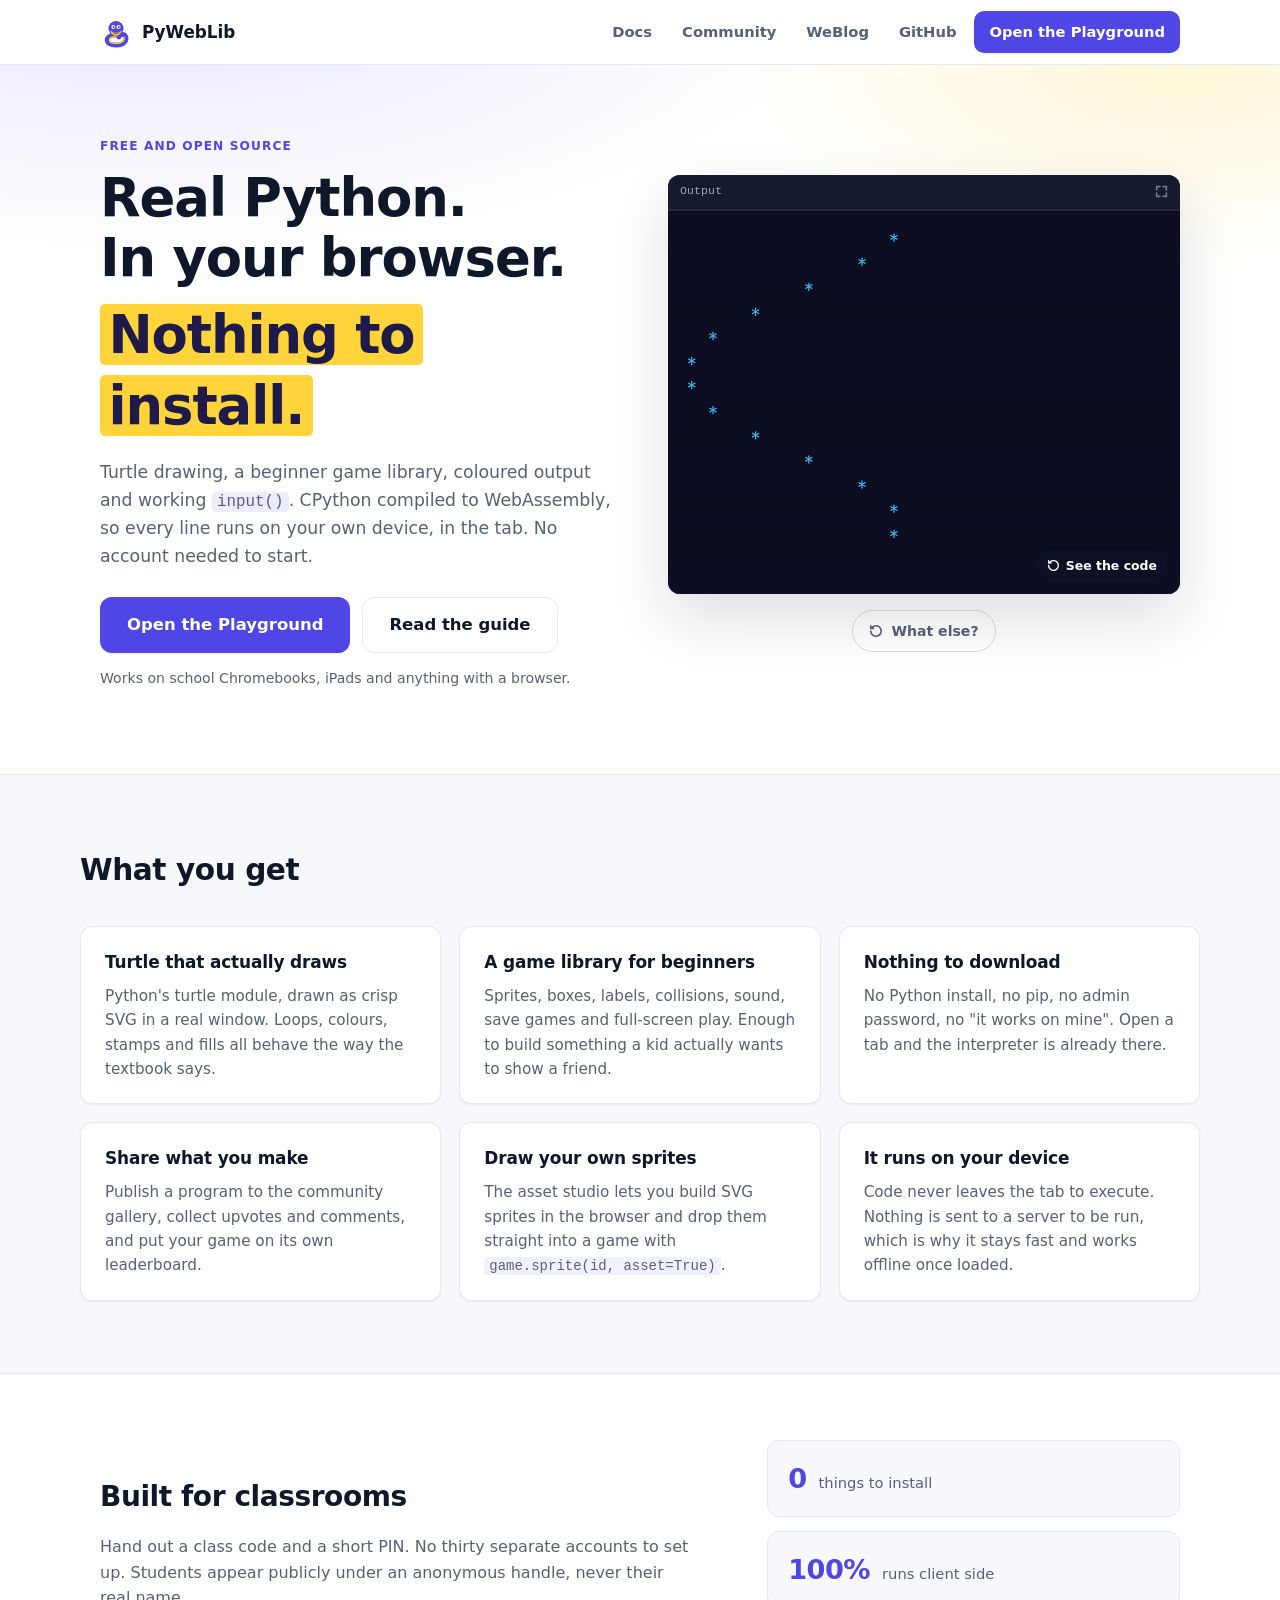
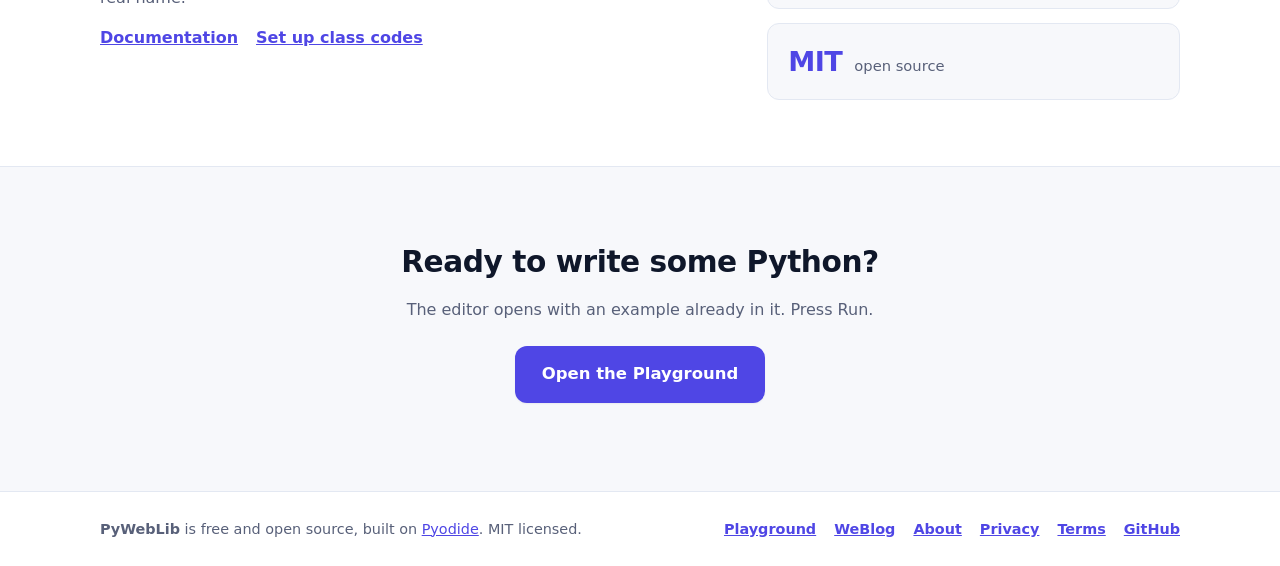
<file: index.html>
<!DOCTYPE html>
<html lang="en">
<head>
  <meta charset="UTF-8" />
  <meta name="viewport" content="width=device-width, initial-scale=1.0" />
  <title>PyWebLib: real Python in your browser, nothing to install</title>
  <meta name="description" content="PyWebLib runs real Python in the browser. Turtle drawing, a beginner game library, coloured output and inline input(), with nothing to download. Free, open source and built for classrooms." />
  <link rel="canonical" href="https://pyweblib.org/" />
  <meta name="application-name" content="PyWebLib" />
  <meta name="apple-mobile-web-app-title" content="PyWebLib" />
  <meta name="color-scheme" content="light dark" />
  <meta name="theme-color" content="#4f46e5" media="(prefers-color-scheme: light)" />
  <meta name="theme-color" content="#080b18" media="(prefers-color-scheme: dark)" />

  <meta property="og:type" content="website" />
  <meta property="og:site_name" content="PyWebLib" />
  <meta property="og:title" content="PyWebLib: real Python in your browser" />
  <meta property="og:description" content="Turtle drawing, a beginner game library and real CPython, running in the browser tab. Nothing to install." />
  <meta property="og:url" content="https://pyweblib.org/" />
  <!-- A 1200x630 banner, not the app icon. The square icon meant twitter:card
       had to be "summary", which renders as a postage stamp beside the text,
       and Discord and Slack showed the same little square. The front door is
       the link that actually gets pasted to teachers, so it gets the widest
       card the platforms offer. Drawn by tools/og-card.html in the app repo
       (see tools/README.md there) and copied in, like the icons and styles. -->
  <meta property="og:image" content="https://pyweblib.org/og-home.png" />
  <meta property="og:image:width" content="1200" />
  <meta property="og:image:height" content="630" />
  <meta property="og:image:alt" content="PyWebLib: real Python in your browser, nothing to install." />
  <meta name="twitter:card" content="summary_large_image" />
  <meta name="twitter:title" content="PyWebLib: real Python in your browser" />
  <meta name="twitter:description" content="Turtle drawing, a beginner game library and real CPython, running in the browser tab. Nothing to install." />
  <meta name="twitter:image" content="https://pyweblib.org/og-home.png" />
  <meta name="twitter:image:alt" content="PyWebLib: real Python in your browser, nothing to install." />

  <link rel="icon" href="/favicon.ico" sizes="any" />
  <link rel="icon" type="image/png" sizes="96x96" href="/favicon-96.png" />
  <link rel="icon" type="image/png" sizes="192x192" href="/icon-192.png" />
  <link rel="icon" type="image/svg+xml" href="/favicon.svg" />
  <link rel="apple-touch-icon" href="/apple-touch-icon.png" />
  <link rel="manifest" href="/site.webmanifest" />
  <link rel="stylesheet" href="/styles.css" />

  <!-- Structured data so search engines read "PyWebLib" as a named entity tied
       to this domain, not just a word on the page. Helps a bare-brand query
       ("pyweblib") resolve to the site, and feeds the site name shown in
       results. -->
  <script type="application/ld+json">
  {
    "@context": "https://schema.org",
    "@graph": [
      {
        "@type": "WebSite",
        "@id": "https://pyweblib.org/#website",
        "url": "https://pyweblib.org/",
        "name": "PyWebLib",
        "alternateName": ["PyWeb Lib", "Py Web Lib"],
        "description": "Real Python in your browser: turtle drawing, a beginner game library, coloured output and inline input(), with nothing to install.",
        "publisher": { "@id": "https://pyweblib.org/#org" },
        "inLanguage": "en"
      },
      {
        "@type": "Organization",
        "@id": "https://pyweblib.org/#org",
        "name": "PyWebLib",
        "url": "https://pyweblib.org/",
        "logo": "https://pyweblib.org/icon-512.png",
        "sameAs": [
          "https://github.com/SebastianHagemeyer/PyWebLib"
        ]
      },
      {
        "@type": "SoftwareApplication",
        "@id": "https://pyweblib.org/#app",
        "name": "PyWebLib",
        "url": "https://pyweblib.org/",
        "applicationCategory": "EducationalApplication",
        "operatingSystem": "Any (web browser)",
        "description": "Run real CPython in the browser tab. Turtle drawing, a beginner game library, coloured output and working input(). Nothing to install, free and open source.",
        "image": "https://pyweblib.org/icon-512.png",
        "isAccessibleForFree": true,
        "publisher": { "@id": "https://pyweblib.org/#org" },
        "offers": {
          "@type": "Offer",
          "price": "0",
          "priceCurrency": "USD"
        }
      }
    ]
  }
  </script>
</head>
<body>
  <header class="site-header">
    <div class="container header-inner">
      <a href="/" class="logo">
        <img class="logo-mark" src="/favicon.svg" alt="" width="32" height="32" />
        <span>PyWebLib</span>
      </a>
      <nav class="site-nav" aria-label="Primary">
        <a class="header-link" href="https://play.pyweblib.org/docs/">Docs</a>
        <a class="header-link" href="https://play.pyweblib.org/community/">Community</a>
        <a class="header-link" href="/weblog/">WeBlog</a>
        <a class="header-link" href="https://github.com/SebastianHagemeyer/PyWebLib">GitHub</a>
        <a class="btn btn-primary btn-nav" href="https://play.pyweblib.org/">Open the Playground</a>
      </nav>
    </div>
  </header>

  <main>
    <section class="hero">
      <div class="container hero-inner">
        <div class="hero-copy">
          <p class="eyebrow">Free and open source</p>
          <h1>Real Python.<br />In your browser.<span class="hl-line"><span class="hl">Nothing to install.</span></span></h1>
          <p class="lede">
            Turtle drawing, a beginner game library, coloured output and working
            <code>input()</code>. CPython compiled to WebAssembly, so every
            line runs on your own device, in the tab. No account needed to start.
          </p>
          <div class="cta-row">
            <a class="btn btn-primary btn-lg" href="https://play.pyweblib.org/">Open the Playground</a>
            <a class="btn btn-ghost btn-lg" href="https://play.pyweblib.org/docs/guide/">Read the guide</a>
          </div>
          <p class="cta-note">Works on school Chromebooks, iPads and anything with a browser.</p>
        </div>

        <!-- The program running on the front, the code that makes it on the
             back. One of eleven is picked at random per visit (see the
             templates below), so the page is not the same page twice, and
             "What else?" walks the rest of them a kind at a time. Every clip
             was filmed off the live site running that exact program.
             .hero-inner is a two-column grid, so the card and its button share
             one wrapper rather than becoming a third column. -->
        <div class="hero-shot">
        <div class="flip" id="flip" tabindex="0" role="button" aria-pressed="false"
             aria-label="Show the code behind this program">
          <div class="flip-inner">
            <div class="flip-face flip-front">
              <!-- The window frame is drawn here, not filmed. The clips used to
                   include the panel chrome, which baked in the panel's rounded
                   corners over a light page: four white flecks in the corners
                   on this dark card. Chrome in CSS stays crisp, is identical
                   for every clip, and lets every clip be one 4:3 size. -->
              <div class="shot">
                <div class="shot-bar">
                  <span class="shot-title" id="ex-window">Game window</span>
                  <svg class="shot-fs" viewBox="0 0 16 16" width="13" height="13" aria-hidden="true"><path d="M2 6V2h4M14 6V2h-4M2 10v4h4M14 10v4h-4" fill="none" stroke="currentColor" stroke-width="2" stroke-linecap="round" stroke-linejoin="round"/></svg>
                </div>
                <video id="ex-video" width="960" height="720" autoplay muted loop
                       playsinline preload="none"
                       aria-label="A PyWebLib program running"></video>
              </div>
              <span class="flip-hint">
                <svg viewBox="0 0 16 16" width="13" height="13" aria-hidden="true"><path d="M2 8a6 6 0 1 0 2-4.5M2 2v3h3" fill="none" stroke="currentColor" stroke-width="1.7" stroke-linecap="round" stroke-linejoin="round"/></svg>
                See the code
              </span>
            </div>
            <div class="flip-face flip-back">
              <div class="hero-demo" aria-hidden="true">
                <div class="demo-bar">
                  <span class="demo-dot"></span><span class="demo-dot"></span><span class="demo-dot"></span>
                  <span class="demo-name" id="ex-name">main.py</span>
                </div>
                <pre class="demo-code"><code id="ex-code"></code></pre>
              </div>
            </div>
          </div>
        </div>
        <!-- Outside .flip on purpose. A click inside it lands on the card and
             turns it over instead of loading the next example, and .flip is a
             padding box whose faces are absolutely positioned, so a static
             child would sit below the picture rather than under the card. -->
        <button type="button" class="what-else" id="what-else">
          <svg viewBox="0 0 16 16" width="14" height="14" aria-hidden="true"><path d="M2 8a6 6 0 1 0 2-4.5M2 2v3h3" fill="none" stroke="currentColor" stroke-width="1.8" stroke-linecap="round" stroke-linejoin="round"/></svg>
          What else?
        </button>
        </div>
      </div>
    </section>

    <!-- The eleven examples. Each is a real program: the clip is it running on
         play.pyweblib.org, and the markup here is the same source. Kept in
         templates so only the chosen one is ever put in the document, and only
         its clip is fetched. -->
    <template data-ex="catch-the-egg" data-kind="game" data-file="catch_the_egg.py"><span class="k">import</span> game
<span class="k">import</span> random

game.window(<span class="n">480</span>, <span class="n">360</span>, background=<span class="s">"#0b1020"</span>)
basket = game.sprite(<span class="s">"basket"</span>, <span class="n">240</span>, <span class="n">330</span>, size=<span class="n">52</span>)
egg = game.sprite(<span class="s">"egg"</span>, random.randint(<span class="n">30</span>, <span class="n">450</span>), <span class="n">0</span>)
board = game.label(<span class="s">"Score: 0"</span>, <span class="n">60</span>, <span class="n">24</span>, size=<span class="n">22</span>)

<span class="k">while</span> game.playing():
    <span class="k">if</span> game.pressed(<span class="s">"left"</span>):  basket.x = basket.x - <span class="n">8</span>
    <span class="k">if</span> game.pressed(<span class="s">"right"</span>): basket.x = basket.x + <span class="n">8</span>
    egg.y = egg.y + <span class="n">5</span>
    <span class="k">if</span> basket.touches(egg):
        game.score(<span class="n">1</span>)
        board.content = <span class="s">"Score: "</span> + <span class="f">str</span>(game.score())
        egg.x, egg.y = random.randint(<span class="n">30</span>, <span class="n">450</span>), <span class="n">0</span>
    <span class="k">elif</span> egg.y > <span class="n">360</span>:
        egg.x, egg.y = random.randint(<span class="n">30</span>, <span class="n">450</span>), <span class="n">0</span>
    game.frame()</template>

    <template data-ex="walk-the-chicken" data-kind="game" data-file="chicken.py"><span class="k">import</span> game

game.window(<span class="n">480</span>, <span class="n">360</span>)
chicken = game.sprite(<span class="s">"chicken"</span>, <span class="n">240</span>, <span class="n">300</span>, size=<span class="n">52</span>)

<span class="k">while</span> game.playing():
    <span class="k">if</span> game.pressed(<span class="s">"left"</span>):  chicken.x = chicken.x - <span class="n">6</span>
    <span class="k">if</span> game.pressed(<span class="s">"right"</span>): chicken.x = chicken.x + <span class="n">6</span>
    <span class="k">if</span> game.pressed(<span class="s">"up"</span>):    chicken.y = chicken.y - <span class="n">6</span>
    <span class="k">if</span> game.pressed(<span class="s">"down"</span>):  chicken.y = chicken.y + <span class="n">6</span>
    game.frame()</template>

    <template data-ex="bouncing-ball" data-kind="game" data-file="bounce.py"><span class="k">import</span> game

game.window(<span class="n">600</span>, <span class="n">400</span>, background=<span class="s">"#141828"</span>)
ball = game.circle(<span class="n">300</span>, <span class="n">200</span>, <span class="n">48</span>, color=<span class="s">"#e91e63"</span>)
dx, dy = <span class="n">4</span>, <span class="n">3</span>

<span class="k">while</span> game.playing():
    ball.x = ball.x + dx
    ball.y = ball.y + dy
    <span class="k">if</span> ball.x &lt; <span class="n">24</span> <span class="k">or</span> ball.x &gt; <span class="n">576</span>: dx = -dx
    <span class="k">if</span> ball.y &lt; <span class="n">24</span> <span class="k">or</span> ball.y &gt; <span class="n">376</span>: dy = -dy
    game.frame(<span class="n">60</span>)</template>

    <template data-ex="rainbow-spiral" data-kind="turtle" data-file="spiral.py"><span class="k">import</span> turtle

t = turtle.Turtle()
t.speed(<span class="n">3</span>)
colors = [<span class="s">"#4f46e5"</span>, <span class="s">"#ffd43b"</span>, <span class="s">"#e91e63"</span>, <span class="s">"#4ade80"</span>, <span class="s">"#38bdf8"</span>]
<span class="k">for</span> i <span class="k">in</span> <span class="f">range</span>(<span class="n">120</span>):
    t.pencolor(colors[i % <span class="f">len</span>(colors)])
    t.pensize(<span class="n">2</span>)
    t.forward(i * <span class="n">2</span>)
    t.right(<span class="n">59</span>)</template>

    <template data-ex="flower" data-kind="turtle" data-file="flower.py"><span class="k">import</span> turtle

t = turtle.Turtle()
t.speed(<span class="n">3</span>)
colors = [<span class="s">"#e91e63"</span>, <span class="s">"#ffd43b"</span>, <span class="s">"#4ade80"</span>, <span class="s">"#38bdf8"</span>, <span class="s">"#a78bfa"</span>]
<span class="k">for</span> i <span class="k">in</span> <span class="f">range</span>(<span class="n">18</span>):
    t.pencolor(colors[i % <span class="f">len</span>(colors)])
    t.pensize(<span class="n">2</span>)
    t.circle(<span class="n">90</span>)
    t.right(<span class="n">20</span>)</template>

    <template data-ex="square-drift" data-kind="turtle" data-file="squares.py"><span class="k">import</span> turtle

t = turtle.Turtle()
t.speed(<span class="n">3</span>)
colors = [<span class="s">"#38bdf8"</span>, <span class="s">"#a78bfa"</span>, <span class="s">"#ffd43b"</span>, <span class="s">"#4ade80"</span>]
<span class="k">for</span> i <span class="k">in</span> <span class="f">range</span>(<span class="n">70</span>):
    t.pencolor(colors[i % <span class="f">len</span>(colors)])
    t.pensize(<span class="n">2</span>)
    t.forward(i * <span class="n">4</span>)
    t.right(<span class="n">91</span>)</template>

    <!-- text: the console. input(), colour and time.sleep, none of which the
         game or turtle clips ever show. -->
    <template data-ex="say-hello" data-kind="text" data-file="hello.py">name = <span class="f">input</span>(<span class="s">"What is your name? "</span>)
age = <span class="f">int</span>(<span class="f">input</span>(<span class="s">"How old are you? "</span>))

seconds = age * <span class="n">365</span> * <span class="n">24</span> * <span class="n">60</span> * <span class="n">60</span>

<span class="f">print</span>(<span class="s">"Hi "</span> + name + <span class="s">"!"</span>, col=<span class="s">"#4ade80"</span>)
<span class="f">print</span>(<span class="s">"You have been alive for"</span>, col=<span class="s">"#a78bfa"</span>)
<span class="f">print</span>(<span class="f">str</span>(seconds) + <span class="s">" seconds."</span>, col=<span class="s">"#38bdf8"</span>)</template>

    <template data-ex="sine-wave" data-kind="text" data-file="wave.py"><span class="k">import</span> math
<span class="k">import</span> time

w = <span class="f">int</span>(<span class="f">input</span>(<span class="s">"How wide should the wave be? "</span>))

<span class="k">for</span> t <span class="k">in</span> <span class="f">range</span>(<span class="n">120</span>):
    <span class="f">clear</span>()
    <span class="k">for</span> y <span class="k">in</span> <span class="f">range</span>(<span class="n">13</span>):
        x = <span class="f">int</span>(w + math.sin(y / <span class="n">2</span> + t / <span class="n">3</span>) * w)
        <span class="f">print</span>(<span class="s">" "</span> * x + <span class="s">"*"</span>, col=<span class="s">"#38bdf8"</span>)
    time.sleep(<span class="n">0.07</span>)</template>

    <template data-ex="colour-bars" data-kind="text" data-file="colours.py"><span class="k">import</span> time

colors = [<span class="s">"#ef4444"</span>, <span class="s">"#f59e0b"</span>, <span class="s">"#ffd43b"</span>,
          <span class="s">"#4ade80"</span>, <span class="s">"#38bdf8"</span>, <span class="s">"#a78bfa"</span>]

<span class="k">for</span> i <span class="k">in</span> <span class="f">range</span>(<span class="n">26</span>):
    <span class="f">print</span>(<span class="s">"#"</span> * (<span class="n">2</span> + i), col=colors[i % <span class="n">6</span>])
    time.sleep(<span class="n">0.3</span>)</template>

    <template data-ex="christmas-tree" data-kind="text" data-file="tree.py"><span class="k">import</span> random
<span class="k">import</span> time

n = <span class="f">int</span>(<span class="f">input</span>(<span class="s">"Tree height (try 8): "</span>))
GREEN = <span class="s">'#0aa84a'</span>
BROWN = <span class="s">'#7b4a1a'</span>
ORNAMENTS = [<span class="s">'#ff2b2b'</span>, <span class="s">'#ffd400'</span>, <span class="s">'#ff5cb0'</span>, <span class="s">'#3aaeff'</span>]
MID = <span class="n">20</span>

<span class="k">for</span> frame <span class="k">in</span> <span class="f">range</span>(<span class="n">60</span>):
    <span class="f">clear</span>()
    <span class="k">for</span> i <span class="k">in</span> <span class="f">range</span>(n):
        <span class="f">print</span>(<span class="s">' '</span> * (MID - i), col=GREEN, end=<span class="s">''</span>)
        <span class="k">for</span> j <span class="k">in</span> <span class="f">range</span>(<span class="n">2</span> * i + <span class="n">1</span>):
            <span class="k">if</span> <span class="n">0</span> &lt; j &lt; <span class="n">2</span> * i <span class="k">and</span> random.random() &lt; <span class="n">0.25</span>:
                <span class="f">print</span>(<span class="s">'o'</span>, col=random.choice(ORNAMENTS), end=<span class="s">''</span>)
            <span class="k">else</span>:
                <span class="f">print</span>(<span class="s">'*'</span>, col=GREEN, end=<span class="s">''</span>)
        <span class="f">print</span>(col=GREEN)
    <span class="f">print</span>(<span class="s">' '</span> * (MID - <span class="n">1</span>) + <span class="s">'|||'</span>, col=BROWN)
    time.sleep(<span class="n">0.35</span>)</template>

    <!-- The blanks ride along with the next coloured digit rather than being
         printed on their own. Plain print() is held until the end of the line,
         so spaces sent separately would all land after the digits instead of
         between them, and a print per cell (forty-five a row) would leave the
         rain crawling. -->
    <template data-ex="matrix-rain" data-kind="text" data-file="rain.py"><span class="k">import</span> random
<span class="k">import</span> time
FADE = [<span class="s">"#fff"</span>, <span class="s">"#dfe"</span>, <span class="s">"#9fc"</span>, <span class="s">"#6f9"</span>, <span class="s">"#3e7"</span>, <span class="s">"#2c6"</span>,
        <span class="s">"#1b5"</span>, <span class="s">"#0a4"</span>, <span class="s">"#083"</span>, <span class="s">"#062"</span>, <span class="s">"#051"</span>, <span class="s">"#031"</span>]
W, H = <span class="n">45</span>, <span class="n">12</span>
start = [random.randint(<span class="n">0</span>, <span class="n">59</span>) <span class="k">for</span> x <span class="k">in</span> <span class="f">range</span>(W)]
speed = [random.choice([<span class="n">0.3</span>, <span class="n">0.5</span>, <span class="n">0.7</span>, <span class="n">0.9</span>]) <span class="k">for</span> x <span class="k">in</span> <span class="f">range</span>(W)]
<span class="k">for</span> frame <span class="k">in</span> <span class="f">range</span>(<span class="n">220</span>):
    <span class="f">clear</span>()
    <span class="k">for</span> y <span class="k">in</span> <span class="f">range</span>(H):
        gap = <span class="n">0</span>
        <span class="k">for</span> x <span class="k">in</span> <span class="f">range</span>(W):
            depth = <span class="f">int</span>((start[x] + frame * speed[x]) % <span class="n">60</span>) - y
            <span class="k">if</span> <span class="n">0</span> &lt;= depth &lt; <span class="f">len</span>(FADE):
                bit = <span class="s">" "</span> * gap + random.choice(<span class="s">"01"</span>)
                <span class="f">print</span>(bit, col=FADE[depth], end=<span class="s">""</span>)
                gap = <span class="n">0</span>
            <span class="k">else</span>:
                gap = gap + <span class="n">1</span>
        <span class="f">print</span>()
    time.sleep(<span class="n">0.03</span>)</template>

    <section class="container section">
      <h2 class="section-title">What you get</h2>
      <div class="grid">
        <article class="card">
          <h3>Turtle that actually draws</h3>
          <p>Python's turtle module, drawn as crisp SVG in a real window. Loops, colours, stamps and fills all behave the way the textbook says.</p>
        </article>
        <article class="card">
          <h3>A game library for beginners</h3>
          <p>Sprites, boxes, labels, collisions, sound, save games and full-screen play. Enough to build something a kid actually wants to show a friend.</p>
        </article>
        <article class="card">
          <h3>Nothing to download</h3>
          <p>No Python install, no pip, no admin password, no "it works on mine". Open a tab and the interpreter is already there.</p>
        </article>
        <article class="card">
          <h3>Share what you make</h3>
          <p>Publish a program to the community gallery, collect upvotes and comments, and put your game on its own leaderboard.</p>
        </article>
        <article class="card">
          <h3>Draw your own sprites</h3>
          <p>The asset studio lets you build SVG sprites in the browser and drop them straight into a game with <code>game.sprite(id, asset=True)</code>.</p>
        </article>
        <article class="card">
          <h3>It runs on your device</h3>
          <p>Code never leaves the tab to execute. Nothing is sent to a server to be run, which is why it stays fast and works offline once loaded.</p>
        </article>
      </div>
    </section>

    <section class="band">
      <div class="container band-inner">
        <div>
          <h2>Built for classrooms</h2>
          <p>
            Hand out a class code and a short PIN. No thirty separate accounts to set
            up. Students appear publicly under an anonymous handle, never their real
            name.
          </p>
          <p class="band-links">
            <a href="https://play.pyweblib.org/docs/">Documentation</a>
            <a href="https://github.com/SebastianHagemeyer/PyWebLib#class-codes-optional-for-schools">Set up class codes</a>
          </p>
        </div>
        <div class="band-stats">
          <div class="stat"><span class="stat-n">0</span><span class="stat-l">things to install</span></div>
          <div class="stat"><span class="stat-n">100%</span><span class="stat-l">runs client side</span></div>
          <div class="stat"><span class="stat-n">MIT</span><span class="stat-l">open source</span></div>
        </div>
      </div>
    </section>

    <section class="container section closer">
      <h2>Ready to write some Python?</h2>
      <p>The editor opens with an example already in it. Press Run.</p>
      <a class="btn btn-primary btn-lg" href="https://play.pyweblib.org/">Open the Playground</a>
    </section>
  </main>

  <footer class="site-footer">
    <div class="container footer-inner">
      <p>
        <strong>PyWebLib</strong> is free and open source, built on
        <a href="https://pyodide.org" target="_blank" rel="noopener">Pyodide</a>. MIT licensed.
      </p>
      <nav class="footer-nav" aria-label="Footer">
        <a href="https://play.pyweblib.org/">Playground</a>
        <a href="/weblog/">WeBlog</a>
        <a href="https://play.pyweblib.org/about/">About</a>
        <a href="https://play.pyweblib.org/privacy/">Privacy</a>
        <a href="https://play.pyweblib.org/terms/">Terms</a>
        <a href="https://github.com/SebastianHagemeyer/PyWebLib">GitHub</a>
      </nav>
    </div>
  </footer>

  <script>
    // One of the examples per visit, and "What else?" walks the rest of them.
    // Only the shown clip is ever given a src, so a visitor downloads one file
    // (~20-170 KB) per press, not all eleven up front.
    (function () {
      var picks = [].slice.call(document.querySelectorAll("template[data-ex]"));
      var video = document.getElementById("ex-video");
      var code = document.getElementById("ex-code");
      var flip = document.getElementById("flip");
      if (!picks.length || !video || !code) return;

      // The frame is labelled the way the Playground labels that panel, so the
      // card matches what you get when you click through and run the program.
      var LABEL = { game: "Game window", turtle: "Turtle window", text: "Output" };
      var current = null;

      function show(pick) {
        current = pick;
        var slug = pick.getAttribute("data-ex");
        var kind = pick.getAttribute("data-kind") || "game";
        code.innerHTML = pick.innerHTML;
        document.getElementById("ex-name").textContent = pick.getAttribute("data-file");
        var win = document.getElementById("ex-window");
        if (win) win.textContent = LABEL[kind] || LABEL.game;
        video.poster = "/ex/" + slug + ".jpg";
        video.src = "/ex/" + slug + ".mp4";
        // Autoplay is refused in some setups (low power mode, a strict policy).
        // The poster is a finished frame of the same program, so a still is a
        // perfectly good fallback rather than a broken-looking box.
        var go = video.play();
        if (go && go.catch) go.catch(function () {});
      }

      function kindOf(pick) { return pick.getAttribute("data-kind") || "game"; }

      function shuffle(list) {
        for (var i = list.length - 1; i > 0; i--) {
          var j = Math.floor(Math.random() * (i + 1));
          var swap = list[i]; list[i] = list[j]; list[j] = swap;
        }
        return list;
      }

      // A round is every example once, ordered so the kind changes at every
      // step: game, text, turtle, text, game, and so on. Keep pressing and you
      // are walked through the lot rather than being dropped somewhere random
      // each time, so eleven presses is the whole set and nothing is a
      // surprise twice. afterKind is what is on screen as the round starts, so
      // the join between rounds alternates like the rest of it does.
      //
      // Greedy, always taking from the largest group that is not the kind just
      // played. Taking any old different kind would leave the commonest kind
      // (text: five of the eleven) stranded in a run at the end with nothing
      // to separate it; drawing down the big group first is what stops that.
      // Within a kind the choice is the shuffle's, so which spiral you get and
      // in what order still differs per visit.
      function buildRound(pool, afterKind) {
        var left = shuffle(pool.slice());
        var order = [];
        var prev = afterKind;
        while (left.length) {
          var tally = {};
          left.forEach(function (p) { tally[kindOf(p)] = (tally[kindOf(p)] || 0) + 1; });
          var at = -1;
          for (var i = 0; i < left.length; i++) {
            if (kindOf(left[i]) === prev) continue;
            if (at < 0 || tally[kindOf(left[i])] > tally[kindOf(left[at])]) at = i;
          }
          // Only the played kind is left, which one lopsided example list would
          // do. Showing it beats stopping the round short of the full set.
          if (at < 0) at = 0;
          prev = kindOf(left[at]);
          order.push(left.splice(at, 1)[0]);
        }
        return order;
      }

      var queue = [];

      function another() {
        if (!queue.length) queue = buildRound(picks, current && kindOf(current));
        return queue.shift();
      }

      // The first one is still a coin toss, so the page is not the same page
      // twice; the round behind it is the other ten, and every round after
      // that is all eleven.
      var first = picks[Math.floor(Math.random() * picks.length)];
      show(first);
      queue = buildRound(picks.filter(function (p) { return p !== first; }), kindOf(first));

      var btn = document.getElementById("what-else");
      if (btn) {
        btn.addEventListener("click", function () {
          // Always land on the picture, never on the back of a flipped card.
          if (flip) flip.classList.remove("is-flipped");
          show(another());
        });
      }
    })();

    // Where hover is real, CSS alone turns the card and this script stays out of
    // it. Binding a click toggle there too would fight the hover rule: clicking
    // sets .is-flipped, and moving the pointer away then leaves the card stuck
    // face down. Touch has no hover, so there the class is the only mechanism.
    // The keyboard always gets it, on any device.
    (function () {
      var flip = document.getElementById("flip");
      if (!flip) return;
      function toggle() {
        var on = flip.classList.toggle("is-flipped");
        flip.setAttribute("aria-pressed", on ? "true" : "false");
      }
      var canHover = window.matchMedia && window.matchMedia("(hover: hover) and (pointer: fine)").matches;
      if (!canHover) flip.addEventListener("click", toggle);
      flip.addEventListener("keydown", function (e) {
        if (e.key === "Enter" || e.key === " ") { e.preventDefault(); toggle(); }
      });
    })();
  </script>

  <!-- Cloudflare Web Analytics. Cookieless and with no fingerprinting, so it
       needs no consent banner and the privacy policy's "no tracking cookies"
       stays true; it counts page views, referrers and countries, never people.
       Loaded last and as a module, so it defers and cannot delay the hero.
       The token is public by design: it identifies the site being counted, not
       the account, which is why it belongs in the HTML. Declared at
       https://play.pyweblib.org/privacy/ , which covers this page too. -->
  <script type="module" src="https://static.cloudflareinsights.com/beacon.min.js"
          data-cf-beacon='{"token": "df284b0e1a81489eb9474fb01cad7f34"}'></script>
</body>
</html>
</file>
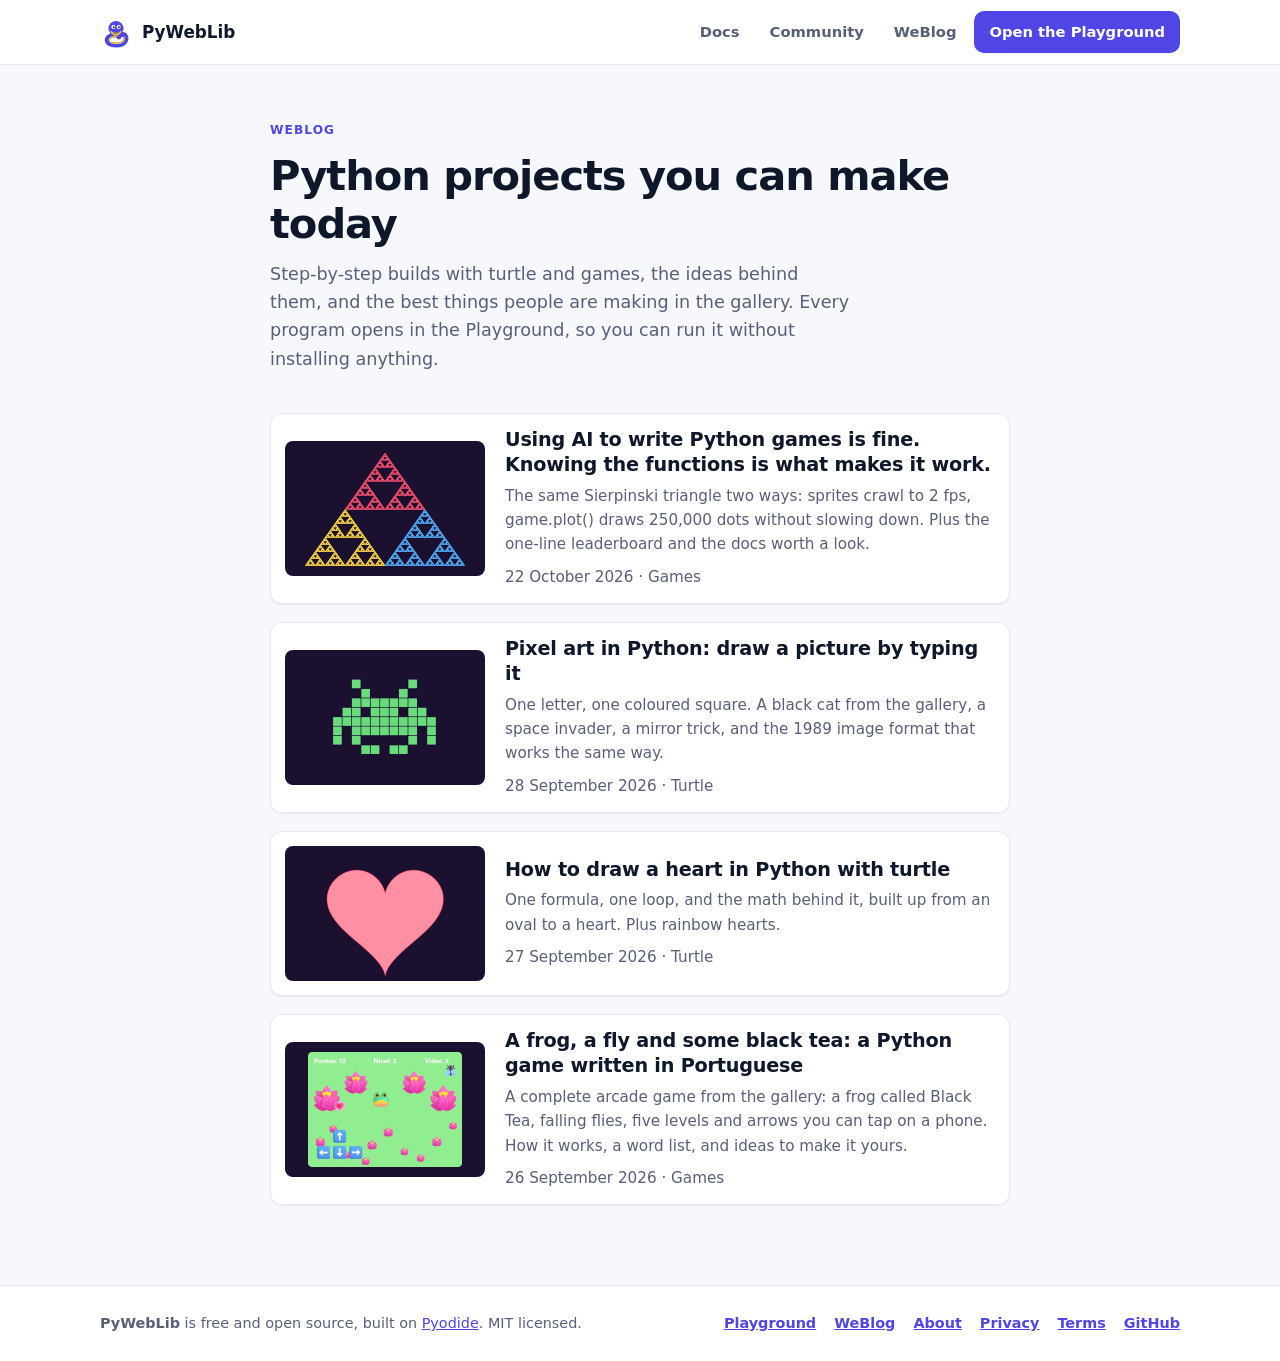
<file: weblog/index.html>
<!DOCTYPE html>
<html lang="en">
<head>
  <meta charset="UTF-8" />
  <meta name="viewport" content="width=device-width, initial-scale=1.0" />
  <title>WeBlog: Python projects you can make today | PyWebLib</title>
  <meta name="description" content="The PyWebLib WeBlog: step-by-step Python projects with turtle drawing and games, the math and ideas behind them, and programs from the community gallery." />
  <link rel="canonical" href="https://pyweblib.org/weblog/" />
  <meta name="color-scheme" content="light dark" />
  <meta name="theme-color" content="#4f46e5" media="(prefers-color-scheme: light)" />
  <meta name="theme-color" content="#080b18" media="(prefers-color-scheme: dark)" />

  <meta property="og:type" content="website" />
  <meta property="og:site_name" content="PyWebLib" />
  <meta property="og:title" content="The PyWebLib WeBlog" />
  <meta property="og:description" content="Step-by-step Python projects: turtle drawing, games, and the ideas behind them." />
  <meta property="og:url" content="https://pyweblib.org/weblog/" />
  <meta property="og:image" content="https://pyweblib.org/og-home.png" />
  <meta property="og:image:width" content="1200" />
  <meta property="og:image:height" content="630" />
  <meta name="twitter:card" content="summary_large_image" />
  <meta name="twitter:image" content="https://pyweblib.org/og-home.png" />

  <link rel="icon" href="/favicon.ico" sizes="any" />
  <link rel="icon" type="image/png" sizes="96x96" href="/favicon-96.png" />
  <link rel="icon" type="image/svg+xml" href="/favicon.svg" />
  <link rel="apple-touch-icon" href="/apple-touch-icon.png" />
  <link rel="manifest" href="/site.webmanifest" />
  <link rel="stylesheet" href="/styles.css" />
  <link rel="stylesheet" href="/weblog/weblog.css" />

  <script type="application/ld+json">
  {
    "@context": "https://schema.org",
    "@type": "Blog",
    "name": "WeBlog",
    "url": "https://pyweblib.org/weblog/",
    "publisher": { "@id": "https://pyweblib.org/#org" },
    "inLanguage": "en"
  }
  </script>
</head>
<body>
  <header class="site-header">
    <div class="container header-inner">
      <a href="/" class="logo">
        <img class="logo-mark" src="/favicon.svg" alt="" width="32" height="32" />
        <span>PyWebLib</span>
      </a>
      <nav class="site-nav" aria-label="Primary">
        <a class="header-link" href="https://play.pyweblib.org/docs/">Docs</a>
        <a class="header-link" href="https://play.pyweblib.org/community/">Community</a>
        <a class="header-link" href="/weblog/" aria-current="page">WeBlog</a>
        <a class="btn btn-primary btn-nav" href="https://play.pyweblib.org/">Open the Playground</a>
      </nav>
    </div>
  </header>

  <main class="container">
    <header class="blog-head">
      <p class="eyebrow">WeBlog</p>
      <h1>Python projects you can make today</h1>
      <p class="lede">Step-by-step builds with turtle and games, the ideas behind them, and the best things people are making in the gallery. Every program opens in the Playground, so you can run it without installing anything.</p>
    </header>

    <!-- Newest first. Adding a post: a folder with its index.html, a 400px
         thumb.jpg, a card here, and a <url> in /sitemap.xml. -->
    <ul class="post-list">
      <li>
        <a class="post-card" href="/weblog/ai-python-games-know-your-functions/">
          <img src="/weblog/ai-python-games-know-your-functions/thumb.jpg" alt="" width="400" height="270" loading="lazy" />
          <div>
            <h2>Using AI to write Python games is fine. Knowing the functions is what makes it work.</h2>
            <p>The same Sierpinski triangle two ways: sprites crawl to 2 fps, game.plot() draws 250,000 dots without slowing down. Plus the one-line leaderboard and the docs worth a look.</p>
            <p class="post-meta"><time datetime="2026-10-22">22 October 2026</time> &middot; Games</p>
          </div>
        </a>
      </li>
      <li>
        <a class="post-card" href="/weblog/python-pixel-art-from-text/">
          <img src="/weblog/python-pixel-art-from-text/thumb.jpg" alt="" width="400" height="270" loading="lazy" />
          <div>
            <h2>Pixel art in Python: draw a picture by typing it</h2>
            <p>One letter, one coloured square. A black cat from the gallery, a space invader, a mirror trick, and the 1989 image format that works the same way.</p>
            <p class="post-meta"><time datetime="2026-09-28">28 September 2026</time> &middot; Turtle</p>
          </div>
        </a>
      </li>
      <li>
        <a class="post-card" href="/weblog/python-turtle-heart/">
          <img src="/weblog/python-turtle-heart/thumb.jpg" alt="" width="400" height="270" loading="lazy" />
          <div>
            <h2>How to draw a heart in Python with turtle</h2>
            <p>One formula, one loop, and the math behind it, built up from an oval to a heart. Plus rainbow hearts.</p>
            <p class="post-meta"><time datetime="2026-09-27">27 September 2026</time> &middot; Turtle</p>
          </div>
        </a>
      </li>
      <li>
        <a class="post-card" href="/weblog/cha-preto-frog-fly-python-game/">
          <img src="/weblog/cha-preto-frog-fly-python-game/thumb.jpg" alt="" width="400" height="270" loading="lazy" />
          <div>
            <h2>A frog, a fly and some black tea: a Python game written in Portuguese</h2>
            <p>A complete arcade game from the gallery: a frog called Black Tea, falling flies, five levels and arrows you can tap on a phone. How it works, a word list, and ideas to make it yours.</p>
            <p class="post-meta"><time datetime="2026-09-26">26 September 2026</time> &middot; Games</p>
          </div>
        </a>
      </li>
    </ul>
  </main>

  <footer class="site-footer">
    <div class="container footer-inner">
      <p>
        <strong>PyWebLib</strong> is free and open source, built on
        <a href="https://pyodide.org" target="_blank" rel="noopener">Pyodide</a>. MIT licensed.
      </p>
      <nav class="footer-nav" aria-label="Footer">
        <a href="https://play.pyweblib.org/">Playground</a>
        <a href="/weblog/">WeBlog</a>
        <a href="https://play.pyweblib.org/about/">About</a>
        <a href="https://play.pyweblib.org/privacy/">Privacy</a>
        <a href="https://play.pyweblib.org/terms/">Terms</a>
        <a href="https://github.com/SebastianHagemeyer/PyWebLib">GitHub</a>
      </nav>
    </div>
  </footer>

  <!-- Cloudflare Web Analytics, same beacon and token as the front page. -->
  <script type="module" src="https://static.cloudflareinsights.com/beacon.min.js"
          data-cf-beacon='{"token": "df284b0e1a81489eb9474fb01cad7f34"}'></script>
</body>
</html>
</file>
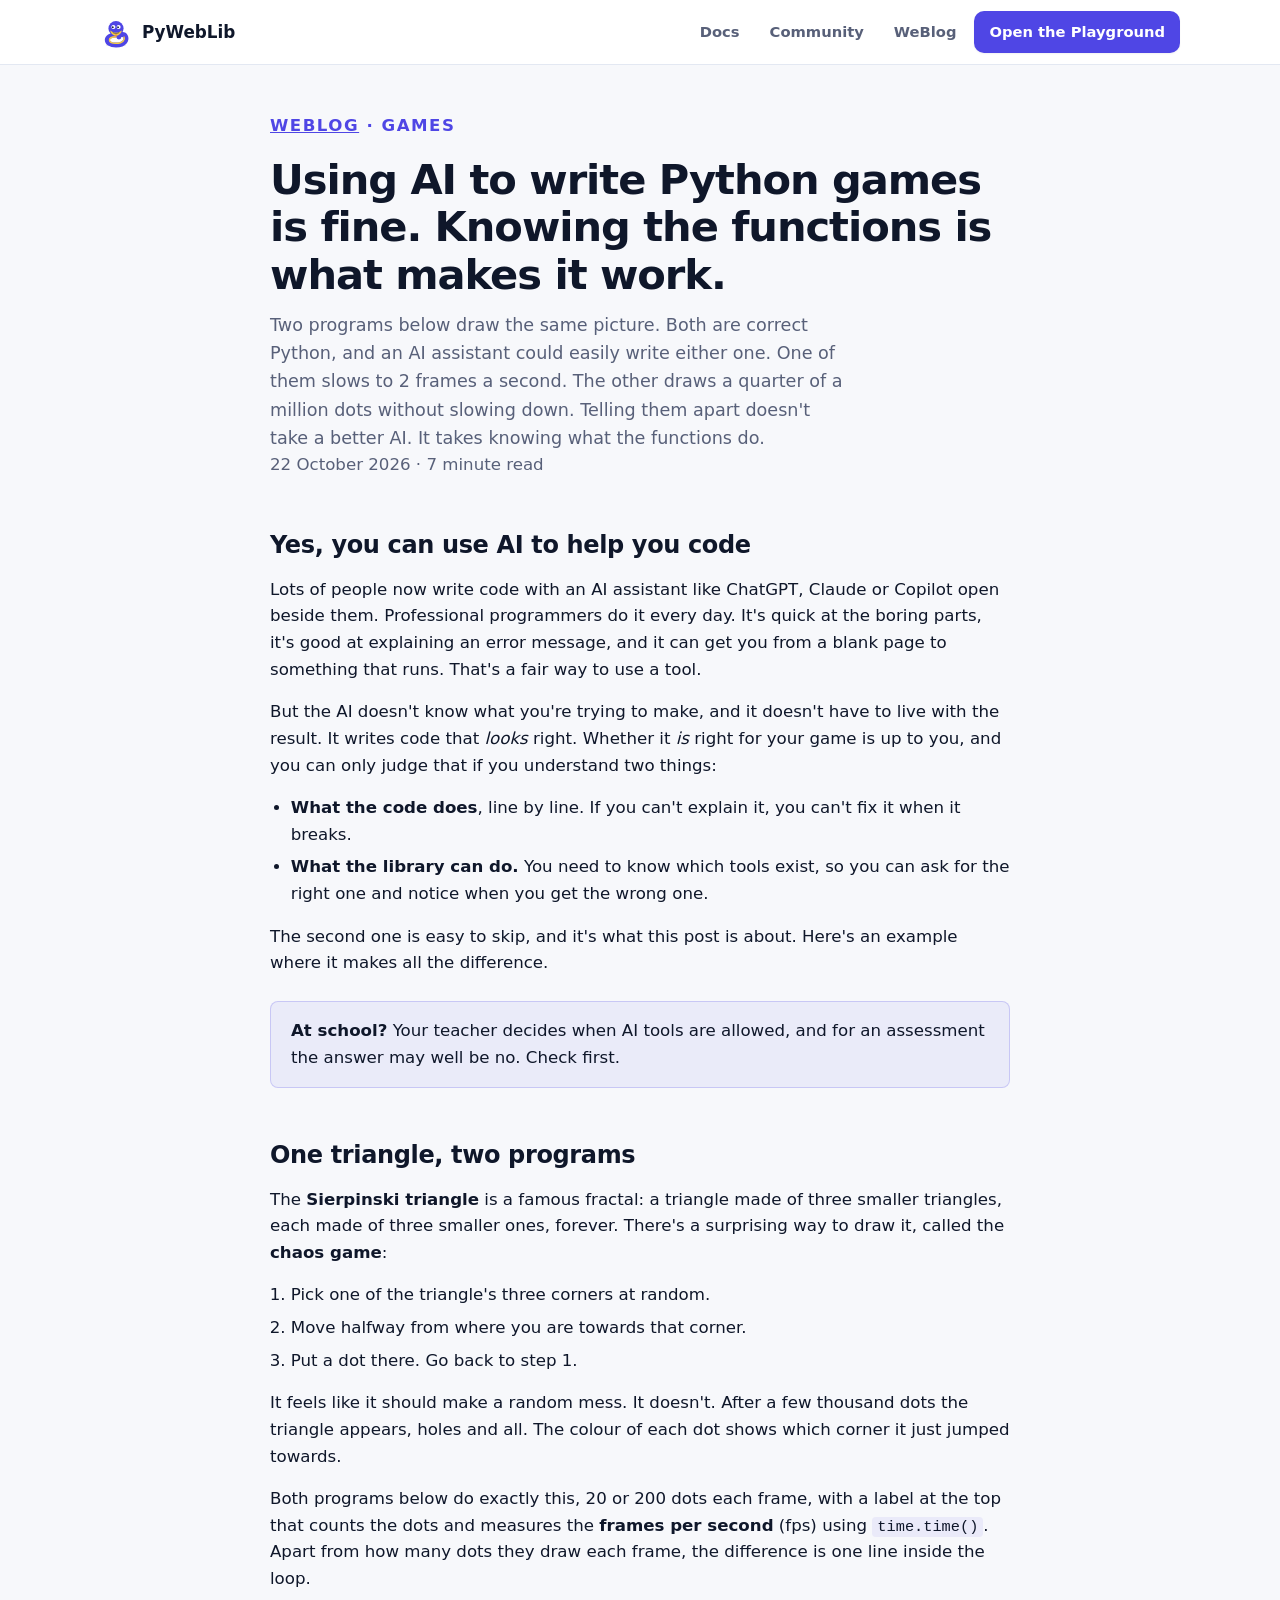
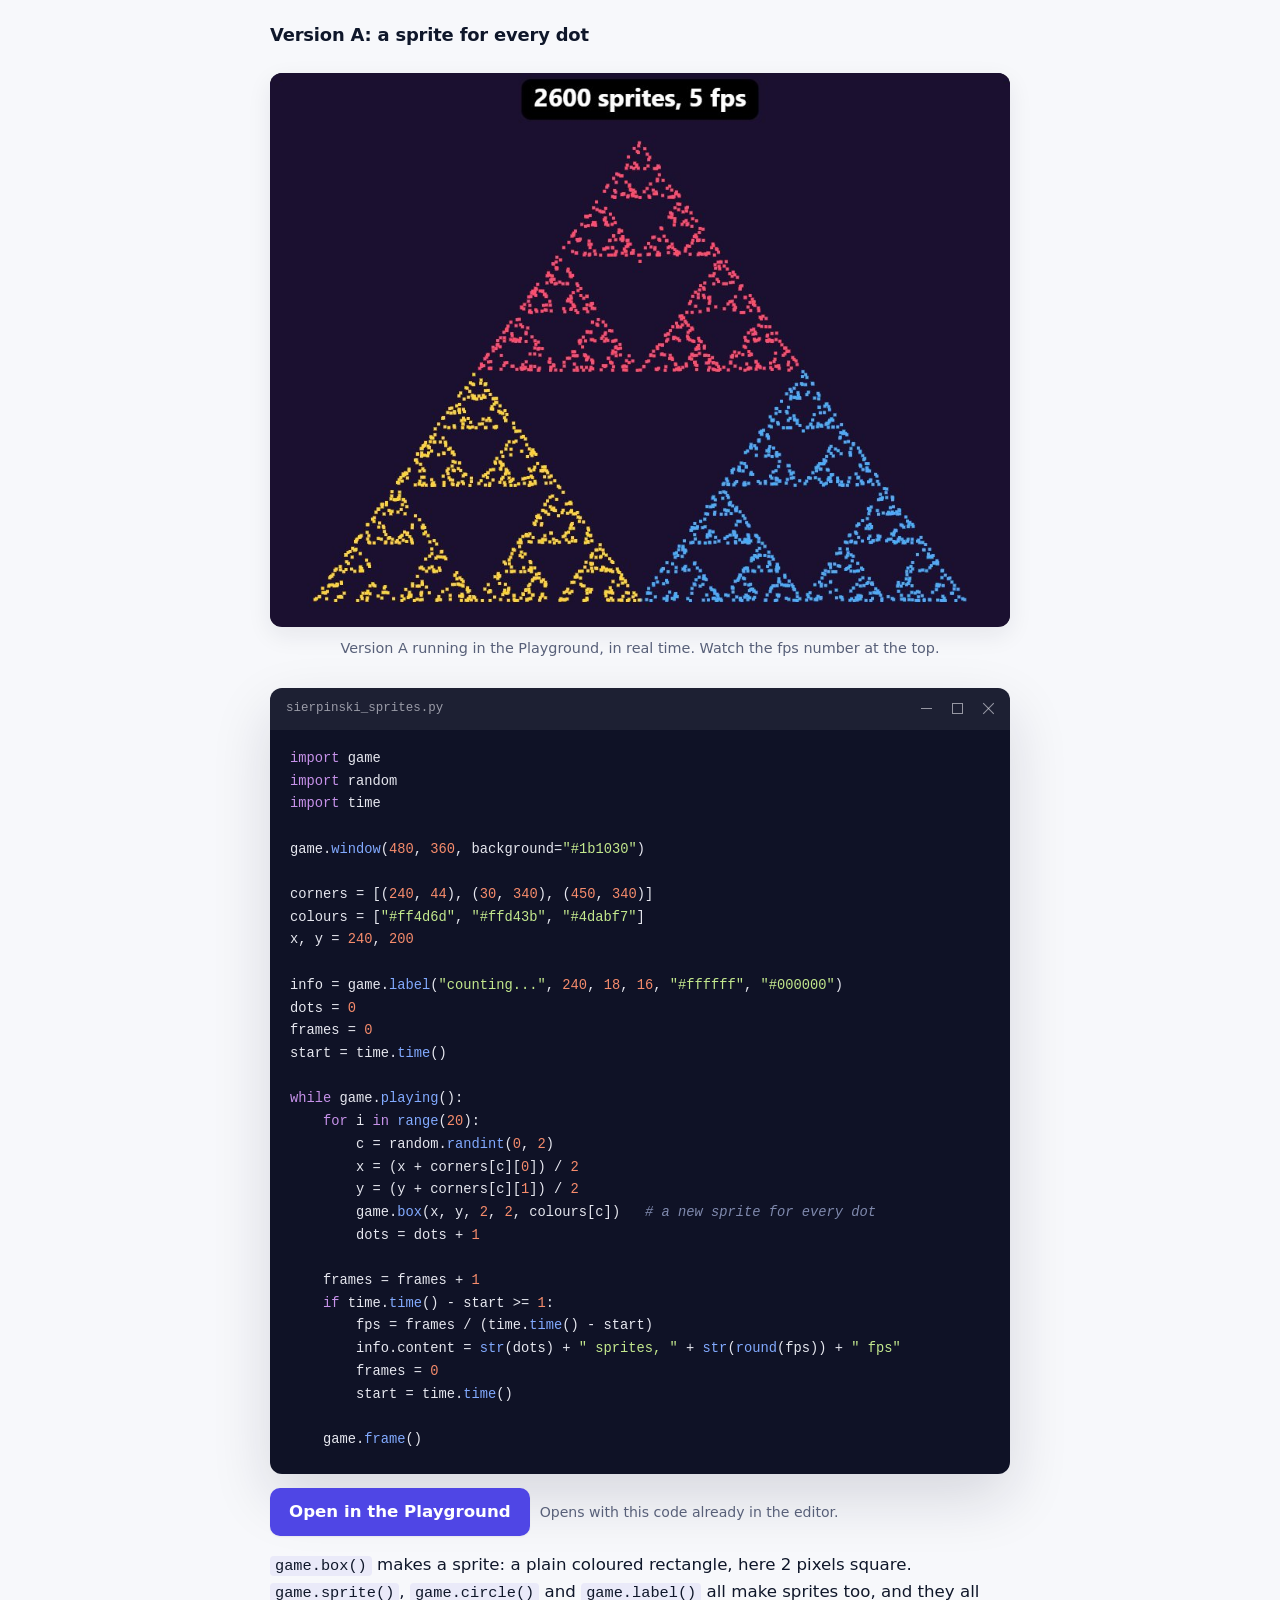
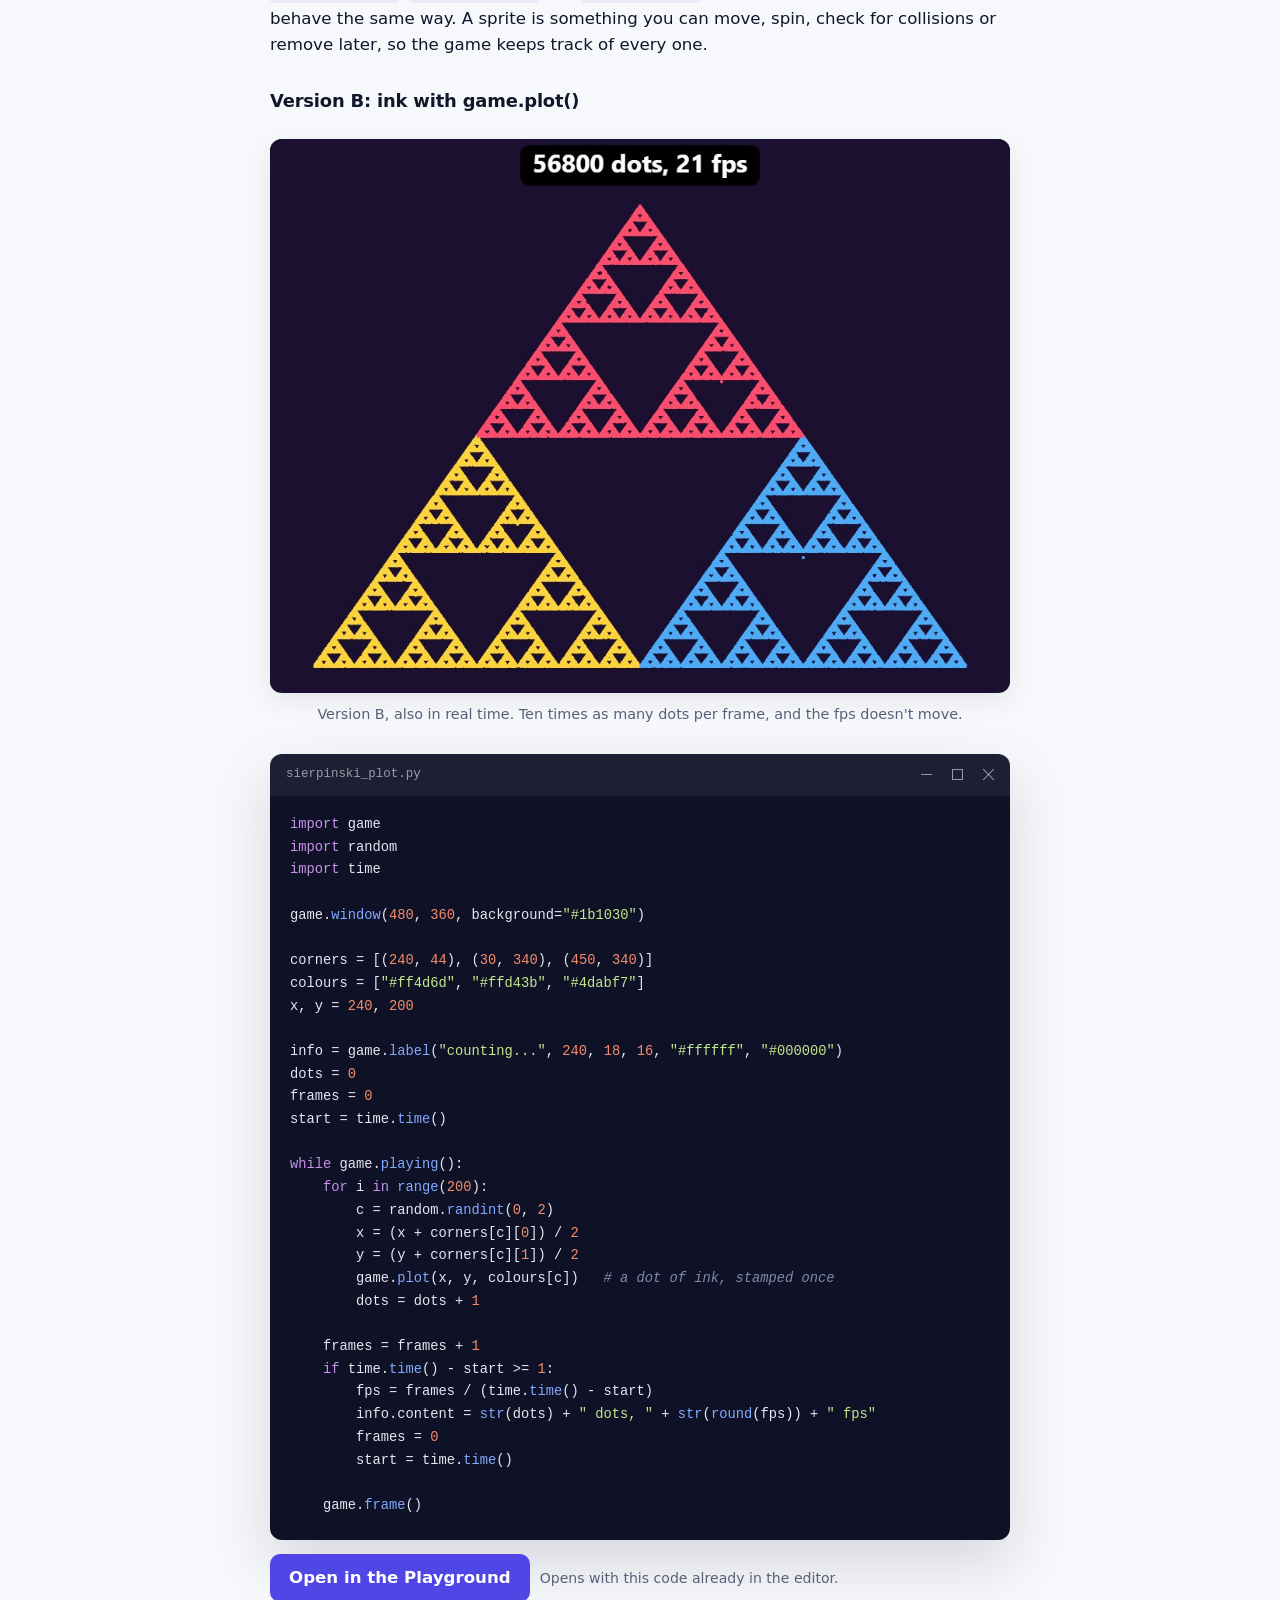
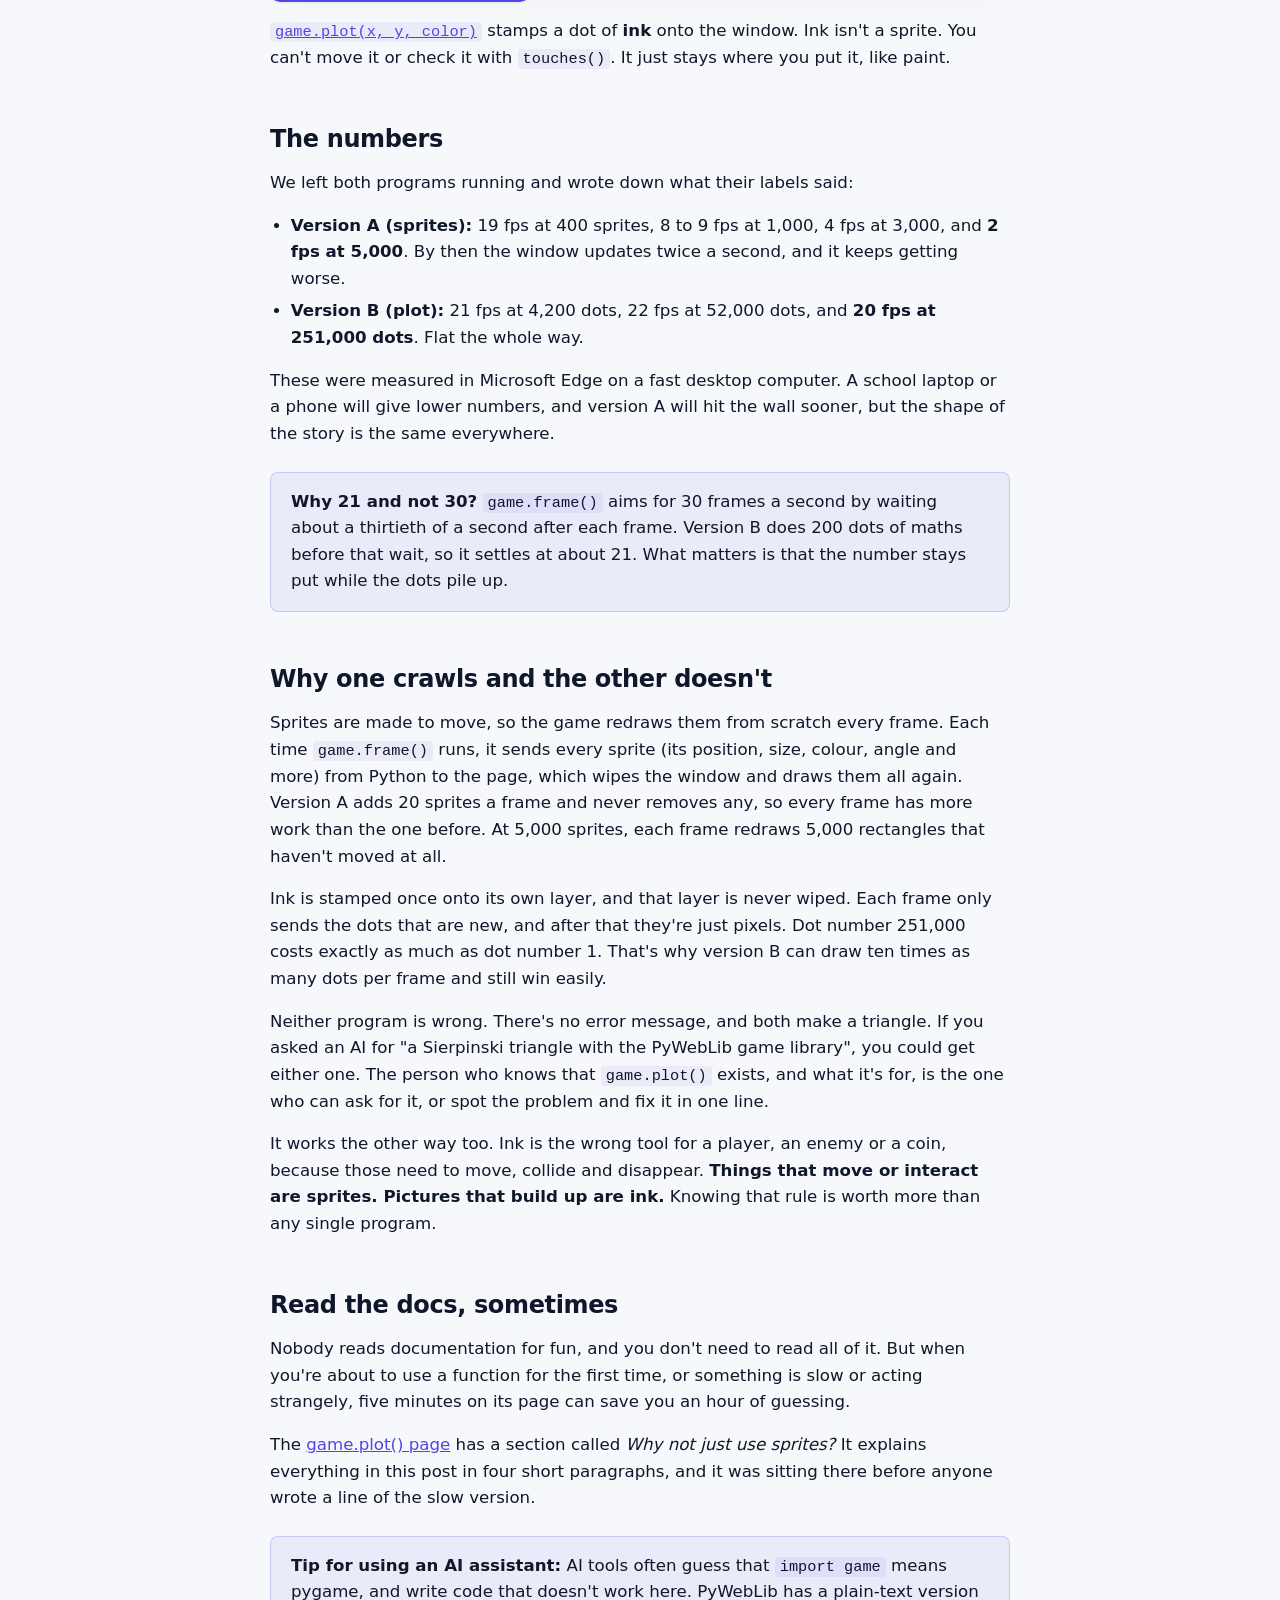
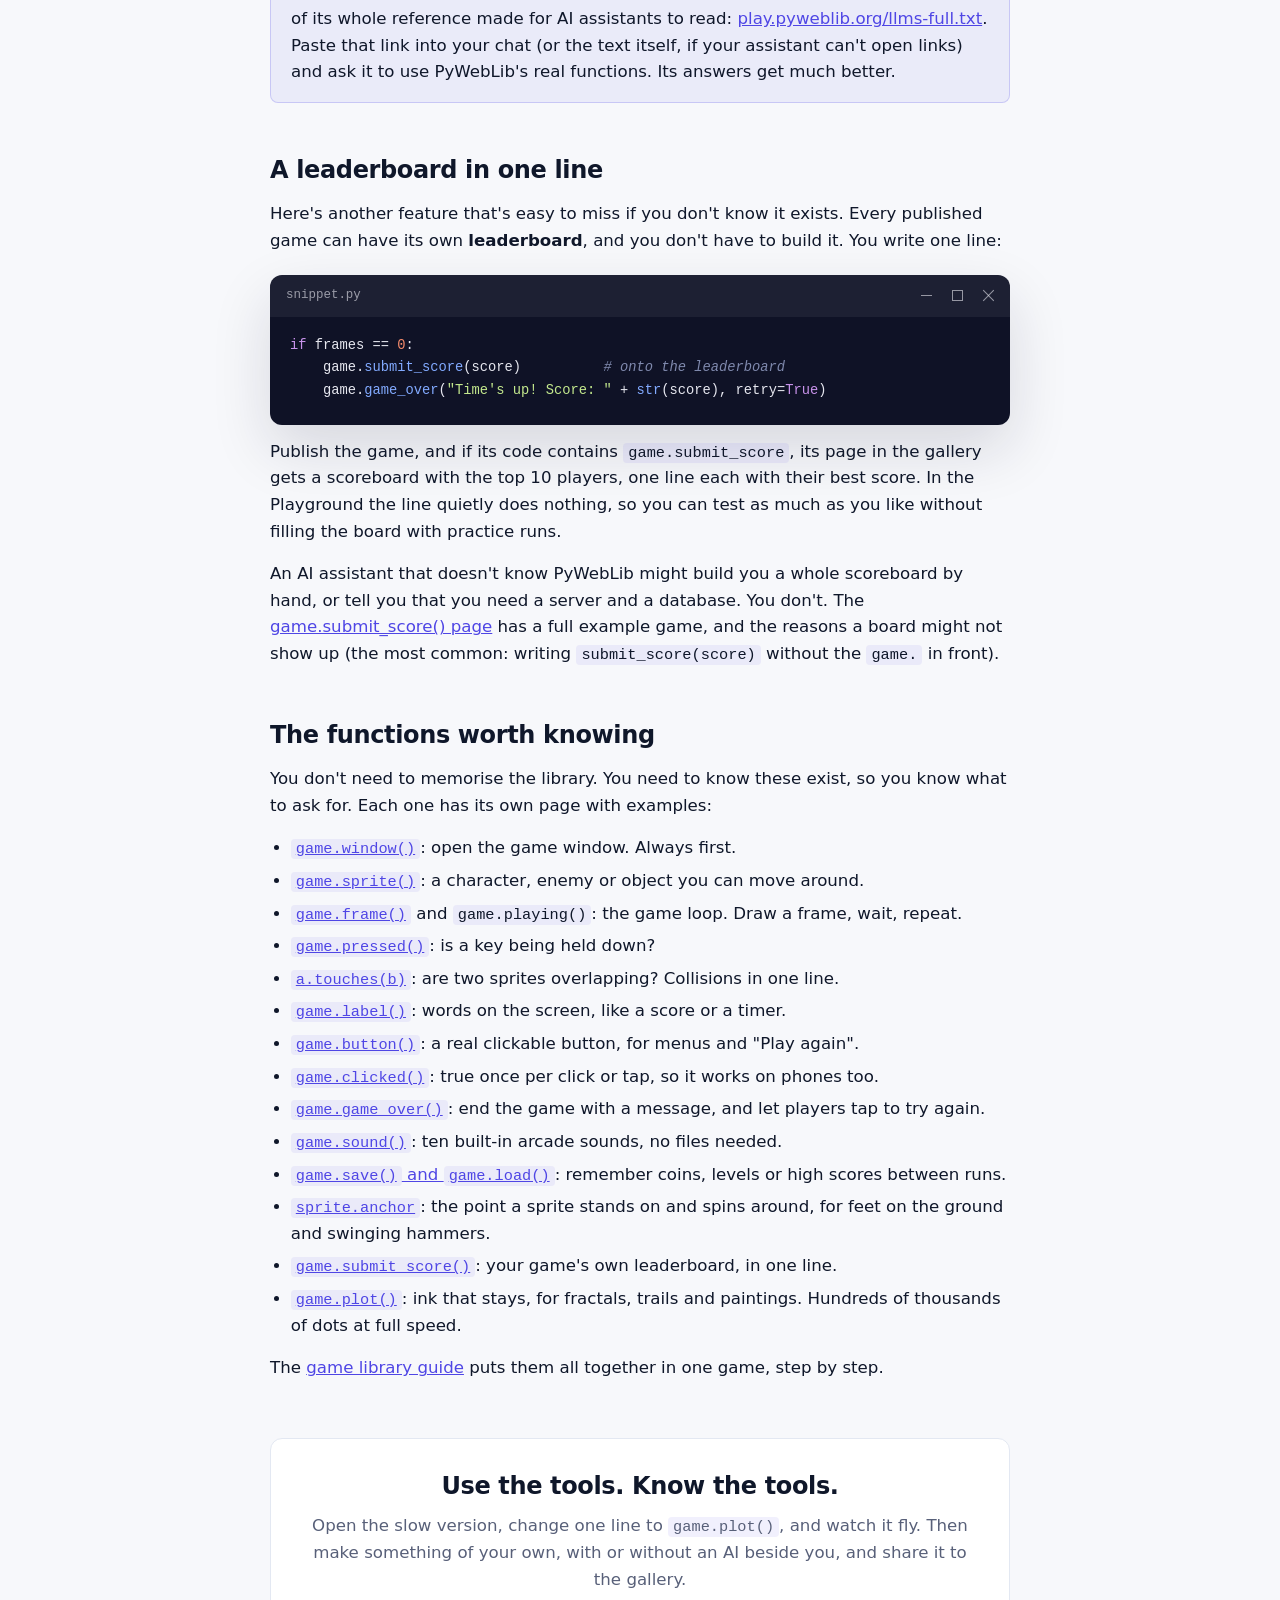
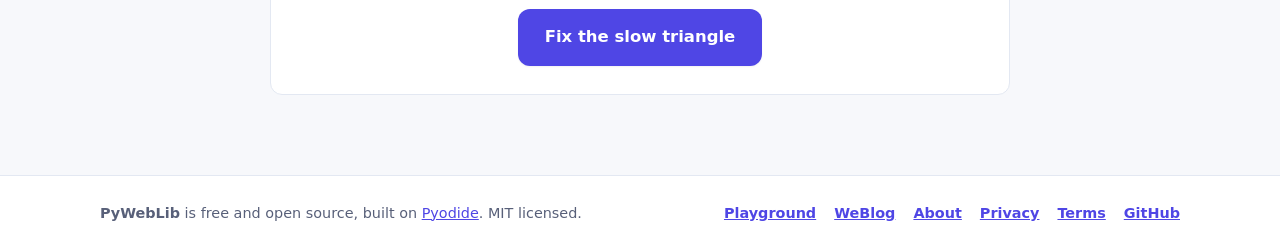
<file: weblog/ai-python-games-know-your-functions/index.html>
<!DOCTYPE html>
<html lang="en">
<head>
  <meta charset="UTF-8" />
  <meta name="viewport" content="width=device-width, initial-scale=1.0" />
  <title>Using AI to write Python games is fine. Knowing the functions is what makes it work. | WeBlog</title>
  <meta name="description" content="Is it OK to use ChatGPT or Claude to write Python code? Yes, if you know what the functions do. A Sierpinski triangle made of sprites drops to 2 fps; the same picture with game.plot() keeps going at 250,000 dots. Plus the one-line leaderboard and the docs worth reading." />
  <link rel="canonical" href="https://pyweblib.org/weblog/ai-python-games-know-your-functions/" />
  <meta name="color-scheme" content="light dark" />
  <meta name="theme-color" content="#4f46e5" media="(prefers-color-scheme: light)" />
  <meta name="theme-color" content="#080b18" media="(prefers-color-scheme: dark)" />

  <meta property="og:type" content="article" />
  <meta property="og:site_name" content="PyWebLib" />
  <meta property="og:title" content="Using AI to write Python games is fine. Knowing the functions is what makes it work." />
  <meta property="og:description" content="Two programs draw the same Sierpinski triangle. One crawls at 2 fps, the other draws 250,000 dots without slowing down. The difference is one function." />
  <meta property="og:url" content="https://pyweblib.org/weblog/ai-python-games-know-your-functions/" />
  <meta property="og:image" content="https://pyweblib.org/weblog/ai-python-games-know-your-functions/card.png" />
  <meta property="og:image:width" content="1200" />
  <meta property="og:image:height" content="630" />
  <meta property="og:image:alt" content="A Sierpinski triangle in red, yellow and blue, drawn from thousands of dots by a Python program." />
  <meta property="article:published_time" content="2026-10-22" />
  <meta name="twitter:card" content="summary_large_image" />
  <meta name="twitter:title" content="Using AI to write Python games is fine. Knowing the functions is what makes it work." />
  <meta name="twitter:description" content="Two programs draw the same Sierpinski triangle. One crawls at 2 fps, the other draws 250,000 dots without slowing down. The difference is one function." />
  <meta name="twitter:image" content="https://pyweblib.org/weblog/ai-python-games-know-your-functions/card.png" />
  <meta name="twitter:image:alt" content="A Sierpinski triangle in red, yellow and blue, drawn from thousands of dots by a Python program." />

  <link rel="icon" href="/favicon.ico" sizes="any" />
  <link rel="icon" type="image/png" sizes="96x96" href="/favicon-96.png" />
  <link rel="icon" type="image/svg+xml" href="/favicon.svg" />
  <link rel="apple-touch-icon" href="/apple-touch-icon.png" />
  <link rel="manifest" href="/site.webmanifest" />
  <link rel="stylesheet" href="/styles.css" />
  <link rel="stylesheet" href="/weblog/weblog.css" />

  <script type="application/ld+json">
  {
    "@context": "https://schema.org",
    "@type": "BlogPosting",
    "headline": "Using AI to write Python games is fine. Knowing the functions is what makes it work.",
    "description": "Using AI tools to write Python is fine if you know what the functions do. A Sierpinski triangle made of sprites slows to 2 fps; the same picture drawn with game.plot() keeps its speed at 250,000 dots.",
    "image": "https://pyweblib.org/weblog/ai-python-games-know-your-functions/card.png",
    "datePublished": "2026-10-22",
    "dateModified": "2026-10-22",
    "mainEntityOfPage": "https://pyweblib.org/weblog/ai-python-games-know-your-functions/",
    "author": { "@type": "Organization", "name": "PyWebLib", "url": "https://pyweblib.org/" },
    "publisher": { "@id": "https://pyweblib.org/#org" },
    "isPartOf": { "@type": "Blog", "name": "WeBlog", "url": "https://pyweblib.org/weblog/" },
    "inLanguage": "en"
  }
  </script>
</head>
<body>
  <header class="site-header">
    <div class="container header-inner">
      <a href="/" class="logo">
        <img class="logo-mark" src="/favicon.svg" alt="" width="32" height="32" />
        <span>PyWebLib</span>
      </a>
      <nav class="site-nav" aria-label="Primary">
        <a class="header-link" href="https://play.pyweblib.org/docs/">Docs</a>
        <a class="header-link" href="https://play.pyweblib.org/community/">Community</a>
        <a class="header-link" href="/weblog/">WeBlog</a>
        <a class="btn btn-primary btn-nav" href="https://play.pyweblib.org/">Open the Playground</a>
      </nav>
    </div>
  </header>

  <main class="container">
    <article class="post">
      <header class="post-head">
        <p class="eyebrow"><a href="/weblog/">WeBlog</a> &middot; Games</p>
        <h1>Using AI to write Python games is fine. Knowing the functions is what makes it work.</h1>
        <p class="lede">Two programs below draw the same picture. Both are correct Python, and an AI assistant could easily write either one. One of them slows to 2 frames a second. The other draws a quarter of a million dots without slowing down. Telling them apart doesn't take a better AI. It takes knowing what the functions do.</p>
        <p class="post-meta"><time datetime="2026-10-22">22 October 2026</time> &middot; 7 minute read</p>
      </header>

      <h2 id="ai">Yes, you can use AI to help you code</h2>
      <p>Lots of people now write code with an AI assistant like ChatGPT, Claude or Copilot open beside them. Professional programmers do it every day. It's quick at the boring parts, it's good at explaining an error message, and it can get you from a blank page to something that runs. That's a fair way to use a tool.</p>
      <p>But the AI doesn't know what you're trying to make, and it doesn't have to live with the result. It writes code that <em>looks</em> right. Whether it <em>is</em> right for your game is up to you, and you can only judge that if you understand two things:</p>
      <ul>
        <li><strong>What the code does</strong>, line by line. If you can't explain it, you can't fix it when it breaks.</li>
        <li><strong>What the library can do.</strong> You need to know which tools exist, so you can ask for the right one and notice when you get the wrong one.</li>
      </ul>
      <p>The second one is easy to skip, and it's what this post is about. Here's an example where it makes all the difference.</p>

      <div class="callout">
        <p><strong>At school?</strong> Your teacher decides when AI tools are allowed, and for an assessment the answer may well be no. Check first.</p>
      </div>

      <h2 id="triangle">One triangle, two programs</h2>
      <p>The <strong>Sierpinski triangle</strong> is a famous fractal: a triangle made of three smaller triangles, each made of three smaller ones, forever. There's a surprising way to draw it, called the <strong>chaos game</strong>:</p>
      <ol>
        <li>Pick one of the triangle's three corners at random.</li>
        <li>Move halfway from where you are towards that corner.</li>
        <li>Put a dot there. Go back to step 1.</li>
      </ol>
      <p>It feels like it should make a random mess. It doesn't. After a few thousand dots the triangle appears, holes and all. The colour of each dot shows which corner it just jumped towards.</p>
      <p>Both programs below do exactly this, 20 or 200 dots each frame, with a label at the top that counts the dots and measures the <strong>frames per second</strong> (fps) using <code>time.time()</code>. Apart from how many dots they draw each frame, the difference is one line inside the loop.</p>

      <h3 id="sprites">Version A: a sprite for every dot</h3>
      <figure class="fig">
        <video autoplay muted loop playsinline preload="metadata" poster="sprites.jpg" width="476" height="356" style="aspect-ratio: 476 / 356"
               aria-label="A Sierpinski triangle slowly filling in with dots while the label at the top shows the frame rate falling from 19 to 4 frames per second.">
          <source src="sprites.mp4" type="video/mp4" />
        </video>
        <figcaption>Version A running in the Playground, in real time. Watch the fps number at the top.</figcaption>
      </figure>

      <div class="hero-demo">
        <div class="demo-bar"><span class="demo-dot"></span><span class="demo-dot"></span><span class="demo-dot"></span><span class="demo-name">sierpinski_sprites.py</span></div>
        <pre class="demo-code"><code><span class="k">import</span> game
<span class="k">import</span> random
<span class="k">import</span> time

game.<span class="f">window</span>(<span class="n">480</span>, <span class="n">360</span>, background=<span class="s">"#1b1030"</span>)

corners = [(<span class="n">240</span>, <span class="n">44</span>), (<span class="n">30</span>, <span class="n">340</span>), (<span class="n">450</span>, <span class="n">340</span>)]
colours = [<span class="s">"#ff4d6d"</span>, <span class="s">"#ffd43b"</span>, <span class="s">"#4dabf7"</span>]
x, y = <span class="n">240</span>, <span class="n">200</span>

info = game.<span class="f">label</span>(<span class="s">"counting..."</span>, <span class="n">240</span>, <span class="n">18</span>, <span class="n">16</span>, <span class="s">"#ffffff"</span>, <span class="s">"#000000"</span>)
dots = <span class="n">0</span>
frames = <span class="n">0</span>
start = time.<span class="f">time</span>()

<span class="k">while</span> game.<span class="f">playing</span>():
    <span class="k">for</span> i <span class="k">in</span> <span class="f">range</span>(<span class="n">20</span>):
        c = random.<span class="f">randint</span>(<span class="n">0</span>, <span class="n">2</span>)
        x = (x + corners[c][<span class="n">0</span>]) / <span class="n">2</span>
        y = (y + corners[c][<span class="n">1</span>]) / <span class="n">2</span>
        game.<span class="f">box</span>(x, y, <span class="n">2</span>, <span class="n">2</span>, colours[c])   <span class="c"># a new sprite for every dot</span>
        dots = dots + <span class="n">1</span>

    frames = frames + <span class="n">1</span>
    <span class="k">if</span> time.<span class="f">time</span>() - start &gt;= <span class="n">1</span>:
        fps = frames / (time.<span class="f">time</span>() - start)
        info.content = <span class="f">str</span>(dots) + <span class="s">" sprites, "</span> + <span class="f">str</span>(<span class="f">round</span>(fps)) + <span class="s">" fps"</span>
        frames = <span class="n">0</span>
        start = time.<span class="f">time</span>()

    game.<span class="f">frame</span>()
</code></pre>
      </div>
      <p class="open-row">
        <a class="btn btn-primary" href="https://play.pyweblib.org/#code=[base64]">Open in the Playground</a>
        <span class="note">Opens with this code already in the editor.</span>
      </p>
      <p><code>game.box()</code> makes a sprite: a plain coloured rectangle, here 2 pixels square. <code>game.sprite()</code>, <code>game.circle()</code> and <code>game.label()</code> all make sprites too, and they all behave the same way. A sprite is something you can move, spin, check for collisions or remove later, so the game keeps track of every one.</p>

      <h3 id="plot">Version B: ink with game.plot()</h3>
      <figure class="fig">
        <video autoplay muted loop playsinline preload="metadata" poster="plot.jpg" width="476" height="356" style="aspect-ratio: 476 / 356"
               aria-label="A Sierpinski triangle filling in quickly and becoming solid, while the label at the top stays at about 21 frames per second past 50,000 dots.">
          <source src="plot.mp4" type="video/mp4" />
        </video>
        <figcaption>Version B, also in real time. Ten times as many dots per frame, and the fps doesn't move.</figcaption>
      </figure>

      <div class="hero-demo">
        <div class="demo-bar"><span class="demo-dot"></span><span class="demo-dot"></span><span class="demo-dot"></span><span class="demo-name">sierpinski_plot.py</span></div>
        <pre class="demo-code"><code><span class="k">import</span> game
<span class="k">import</span> random
<span class="k">import</span> time

game.<span class="f">window</span>(<span class="n">480</span>, <span class="n">360</span>, background=<span class="s">"#1b1030"</span>)

corners = [(<span class="n">240</span>, <span class="n">44</span>), (<span class="n">30</span>, <span class="n">340</span>), (<span class="n">450</span>, <span class="n">340</span>)]
colours = [<span class="s">"#ff4d6d"</span>, <span class="s">"#ffd43b"</span>, <span class="s">"#4dabf7"</span>]
x, y = <span class="n">240</span>, <span class="n">200</span>

info = game.<span class="f">label</span>(<span class="s">"counting..."</span>, <span class="n">240</span>, <span class="n">18</span>, <span class="n">16</span>, <span class="s">"#ffffff"</span>, <span class="s">"#000000"</span>)
dots = <span class="n">0</span>
frames = <span class="n">0</span>
start = time.<span class="f">time</span>()

<span class="k">while</span> game.<span class="f">playing</span>():
    <span class="k">for</span> i <span class="k">in</span> <span class="f">range</span>(<span class="n">200</span>):
        c = random.<span class="f">randint</span>(<span class="n">0</span>, <span class="n">2</span>)
        x = (x + corners[c][<span class="n">0</span>]) / <span class="n">2</span>
        y = (y + corners[c][<span class="n">1</span>]) / <span class="n">2</span>
        game.<span class="f">plot</span>(x, y, colours[c])   <span class="c"># a dot of ink, stamped once</span>
        dots = dots + <span class="n">1</span>

    frames = frames + <span class="n">1</span>
    <span class="k">if</span> time.<span class="f">time</span>() - start &gt;= <span class="n">1</span>:
        fps = frames / (time.<span class="f">time</span>() - start)
        info.content = <span class="f">str</span>(dots) + <span class="s">" dots, "</span> + <span class="f">str</span>(<span class="f">round</span>(fps)) + <span class="s">" fps"</span>
        frames = <span class="n">0</span>
        start = time.<span class="f">time</span>()

    game.<span class="f">frame</span>()
</code></pre>
      </div>
      <p class="open-row">
        <a class="btn btn-primary" href="https://play.pyweblib.org/#code=[base64]">Open in the Playground</a>
        <span class="note">Opens with this code already in the editor.</span>
      </p>
      <p><a href="https://play.pyweblib.org/docs/game/plot/"><code>game.plot(x, y, color)</code></a> stamps a dot of <strong>ink</strong> onto the window. Ink isn't a sprite. You can't move it or check it with <code>touches()</code>. It just stays where you put it, like paint.</p>

      <h2 id="numbers">The numbers</h2>
      <p>We left both programs running and wrote down what their labels said:</p>
      <ul>
        <li><strong>Version A (sprites):</strong> 19 fps at 400 sprites, 8 to 9 fps at 1,000, 4 fps at 3,000, and <strong>2 fps at 5,000</strong>. By then the window updates twice a second, and it keeps getting worse.</li>
        <li><strong>Version B (plot):</strong> 21 fps at 4,200 dots, 22 fps at 52,000 dots, and <strong>20 fps at 251,000 dots</strong>. Flat the whole way.</li>
      </ul>
      <p>These were measured in Microsoft Edge on a fast desktop computer. A school laptop or a phone will give lower numbers, and version A will hit the wall sooner, but the shape of the story is the same everywhere.</p>
      <div class="callout">
        <p><strong>Why 21 and not 30?</strong> <code>game.frame()</code> aims for 30 frames a second by waiting about a thirtieth of a second after each frame. Version B does 200 dots of maths before that wait, so it settles at about 21. What matters is that the number stays put while the dots pile up.</p>
      </div>

      <h2 id="why">Why one crawls and the other doesn't</h2>
      <p>Sprites are made to move, so the game redraws them from scratch every frame. Each time <code>game.frame()</code> runs, it sends every sprite (its position, size, colour, angle and more) from Python to the page, which wipes the window and draws them all again. Version A adds 20 sprites a frame and never removes any, so every frame has more work than the one before. At 5,000 sprites, each frame redraws 5,000 rectangles that haven't moved at all.</p>
      <p>Ink is stamped once onto its own layer, and that layer is never wiped. Each frame only sends the dots that are new, and after that they're just pixels. Dot number 251,000 costs exactly as much as dot number 1. That's why version B can draw ten times as many dots per frame and still win easily.</p>
      <p>Neither program is wrong. There's no error message, and both make a triangle. If you asked an AI for "a Sierpinski triangle with the PyWebLib game library", you could get either one. The person who knows that <code>game.plot()</code> exists, and what it's for, is the one who can ask for it, or spot the problem and fix it in one line.</p>
      <p>It works the other way too. Ink is the wrong tool for a player, an enemy or a coin, because those need to move, collide and disappear. <strong>Things that move or interact are sprites. Pictures that build up are ink.</strong> Knowing that rule is worth more than any single program.</p>

      <h2 id="docs">Read the docs, sometimes</h2>
      <p>Nobody reads documentation for fun, and you don't need to read all of it. But when you're about to use a function for the first time, or something is slow or acting strangely, five minutes on its page can save you an hour of guessing.</p>
      <p>The <a href="https://play.pyweblib.org/docs/game/plot/">game.plot() page</a> has a section called <em>Why not just use sprites?</em> It explains everything in this post in four short paragraphs, and it was sitting there before anyone wrote a line of the slow version.</p>
      <div class="callout">
        <p><strong>Tip for using an AI assistant:</strong> AI tools often guess that <code>import game</code> means pygame, and write code that doesn't work here. PyWebLib has a plain-text version of its whole reference made for AI assistants to read: <a href="https://play.pyweblib.org/llms-full.txt">play.pyweblib.org/llms-full.txt</a>. Paste that link into your chat (or the text itself, if your assistant can't open links) and ask it to use PyWebLib's real functions. Its answers get much better.</p>
      </div>

      <h2 id="leaderboard">A leaderboard in one line</h2>
      <p>Here's another feature that's easy to miss if you don't know it exists. Every published game can have its own <strong>leaderboard</strong>, and you don't have to build it. You write one line:</p>
      <div class="hero-demo">
        <div class="demo-bar"><span class="demo-dot"></span><span class="demo-dot"></span><span class="demo-dot"></span><span class="demo-name">snippet.py</span></div>
        <pre class="demo-code"><code><span class="k">if</span> frames == <span class="n">0</span>:
    game.<span class="f">submit_score</span>(score)          <span class="c"># onto the leaderboard</span>
    game.<span class="f">game_over</span>(<span class="s">"Time's up! Score: "</span> + <span class="f">str</span>(score), retry=<span class="k">True</span>)</code></pre>
      </div>
      <p>Publish the game, and if its code contains <code>game.submit_score</code>, its page in the gallery gets a scoreboard with the top 10 players, one line each with their best score. In the Playground the line quietly does nothing, so you can test as much as you like without filling the board with practice runs.</p>
      <p>An AI assistant that doesn't know PyWebLib might build you a whole scoreboard by hand, or tell you that you need a server and a database. You don't. The <a href="https://play.pyweblib.org/docs/game/submit-score/">game.submit_score() page</a> has a full example game, and the reasons a board might not show up (the most common: writing <code>submit_score(score)</code> without the <code>game.</code> in front).</p>

      <h2 id="functions">The functions worth knowing</h2>
      <p>You don't need to memorise the library. You need to know these exist, so you know what to ask for. Each one has its own page with examples:</p>
      <ul>
        <li><a href="https://play.pyweblib.org/docs/game/window/"><code>game.window()</code></a>: open the game window. Always first.</li>
        <li><a href="https://play.pyweblib.org/docs/game/sprite/"><code>game.sprite()</code></a>: a character, enemy or object you can move around.</li>
        <li><a href="https://play.pyweblib.org/docs/game/frame/"><code>game.frame()</code></a> and <code>game.playing()</code>: the game loop. Draw a frame, wait, repeat.</li>
        <li><a href="https://play.pyweblib.org/docs/game/pressed/"><code>game.pressed()</code></a>: is a key being held down?</li>
        <li><a href="https://play.pyweblib.org/docs/game/touches/"><code>a.touches(b)</code></a>: are two sprites overlapping? Collisions in one line.</li>
        <li><a href="https://play.pyweblib.org/docs/game/label/"><code>game.label()</code></a>: words on the screen, like a score or a timer.</li>
        <li><a href="https://play.pyweblib.org/docs/game/button/"><code>game.button()</code></a>: a real clickable button, for menus and "Play again".</li>
        <li><a href="https://play.pyweblib.org/docs/game/clicked/"><code>game.clicked()</code></a>: true once per click or tap, so it works on phones too.</li>
        <li><a href="https://play.pyweblib.org/docs/game/game-over/"><code>game.game_over()</code></a>: end the game with a message, and let players tap to try again.</li>
        <li><a href="https://play.pyweblib.org/docs/game/sound/"><code>game.sound()</code></a>: ten built-in arcade sounds, no files needed.</li>
        <li><a href="https://play.pyweblib.org/docs/game/save/"><code>game.save()</code> and <code>game.load()</code></a>: remember coins, levels or high scores between runs.</li>
        <li><a href="https://play.pyweblib.org/docs/game/anchor/"><code>sprite.anchor</code></a>: the point a sprite stands on and spins around, for feet on the ground and swinging hammers.</li>
        <li><a href="https://play.pyweblib.org/docs/game/submit-score/"><code>game.submit_score()</code></a>: your game's own leaderboard, in one line.</li>
        <li><a href="https://play.pyweblib.org/docs/game/plot/"><code>game.plot()</code></a>: ink that stays, for fractals, trails and paintings. Hundreds of thousands of dots at full speed.</li>
      </ul>
      <p>The <a href="https://play.pyweblib.org/docs/game/">game library guide</a> puts them all together in one game, step by step.</p>

      <section class="post-end">
        <h2>Use the tools. Know the tools.</h2>
        <p>Open the slow version, change one line to <code>game.plot()</code>, and watch it fly. Then make something of your own, with or without an AI beside you, and share it to the gallery.</p>
        <a class="btn btn-primary btn-lg" href="https://play.pyweblib.org/#code=[base64]">Fix the slow triangle</a>
      </section>
    </article>
  </main>

  <footer class="site-footer">
    <div class="container footer-inner">
      <p>
        <strong>PyWebLib</strong> is free and open source, built on
        <a href="https://pyodide.org" target="_blank" rel="noopener">Pyodide</a>. MIT licensed.
      </p>
      <nav class="footer-nav" aria-label="Footer">
        <a href="https://play.pyweblib.org/">Playground</a>
        <a href="/weblog/">WeBlog</a>
        <a href="https://play.pyweblib.org/about/">About</a>
        <a href="https://play.pyweblib.org/privacy/">Privacy</a>
        <a href="https://play.pyweblib.org/terms/">Terms</a>
        <a href="https://github.com/SebastianHagemeyer/PyWebLib">GitHub</a>
      </nav>
    </div>
  </footer>

  <!-- Cloudflare Web Analytics, same beacon and token as the front page. -->
  <script type="module" src="https://static.cloudflareinsights.com/beacon.min.js"
          data-cf-beacon='{"token": "df284b0e1a81489eb9474fb01cad7f34"}'></script>
</body>
</html>
</file>
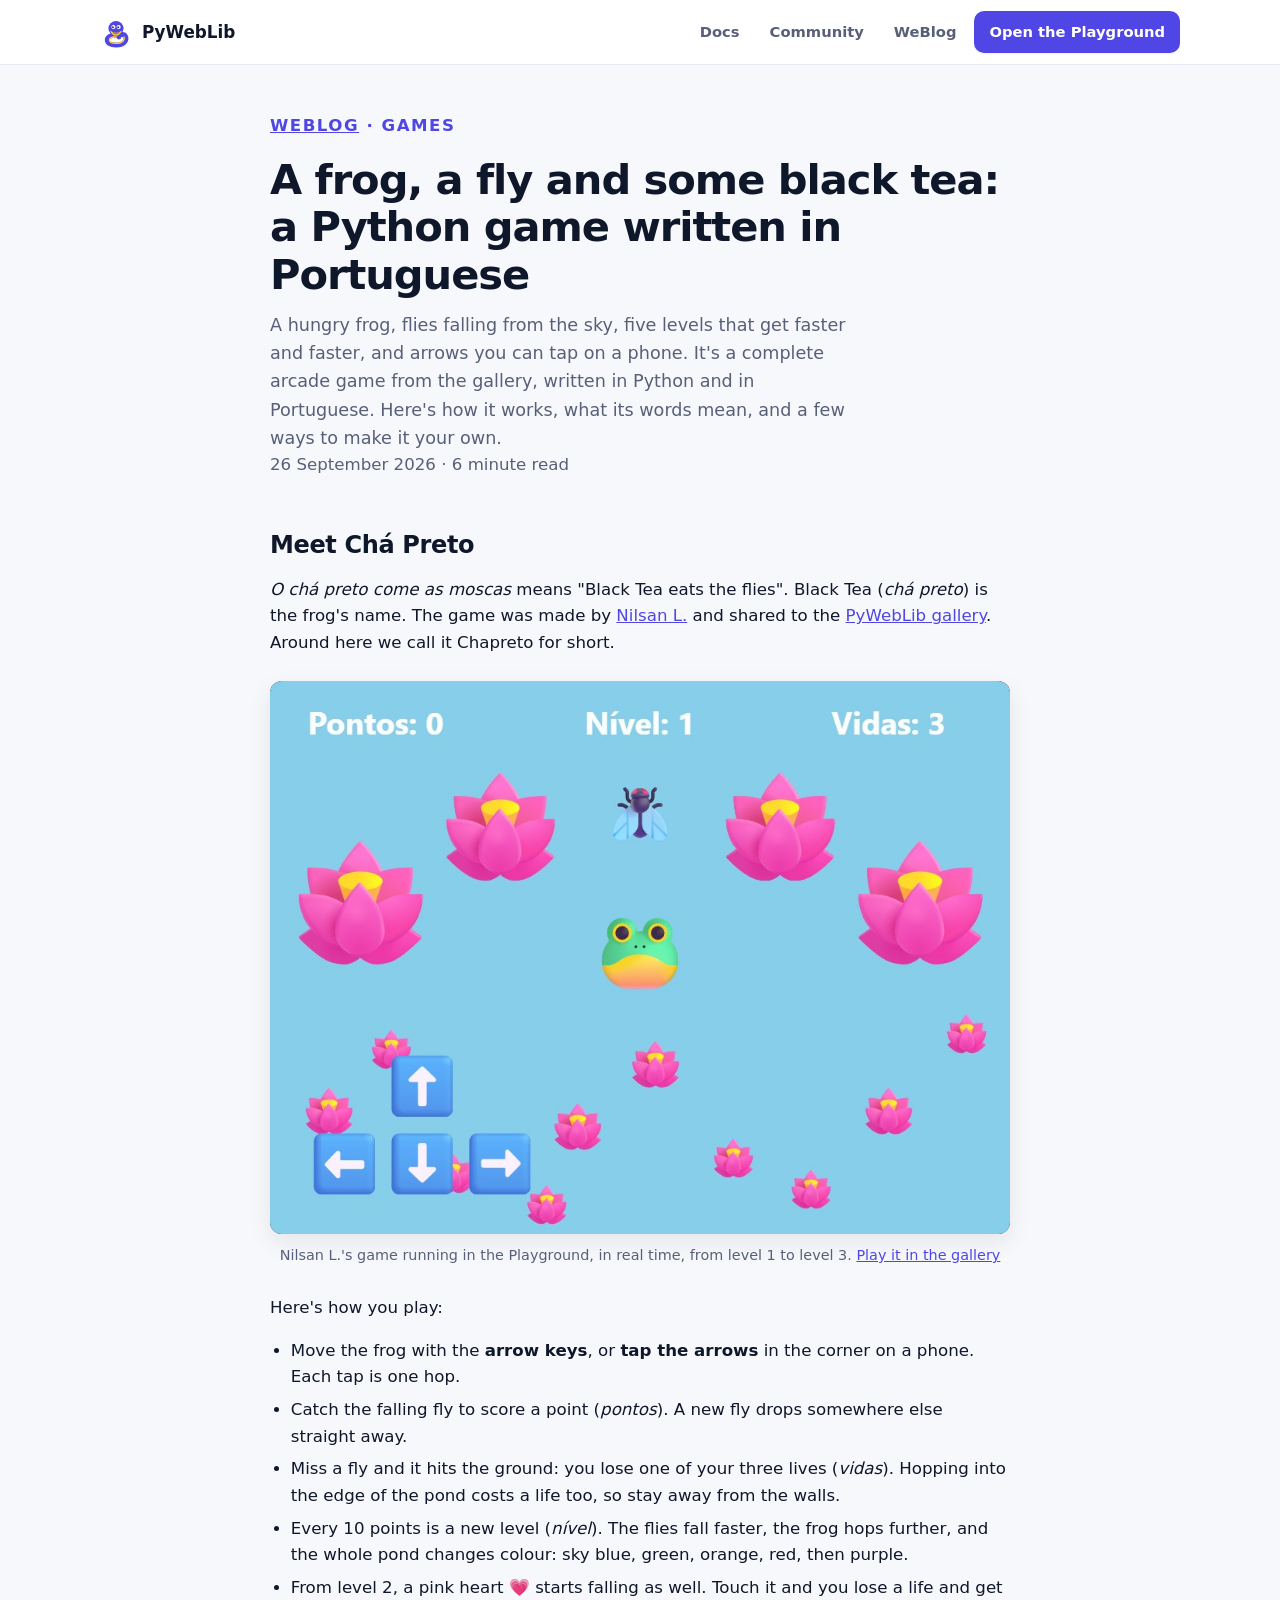
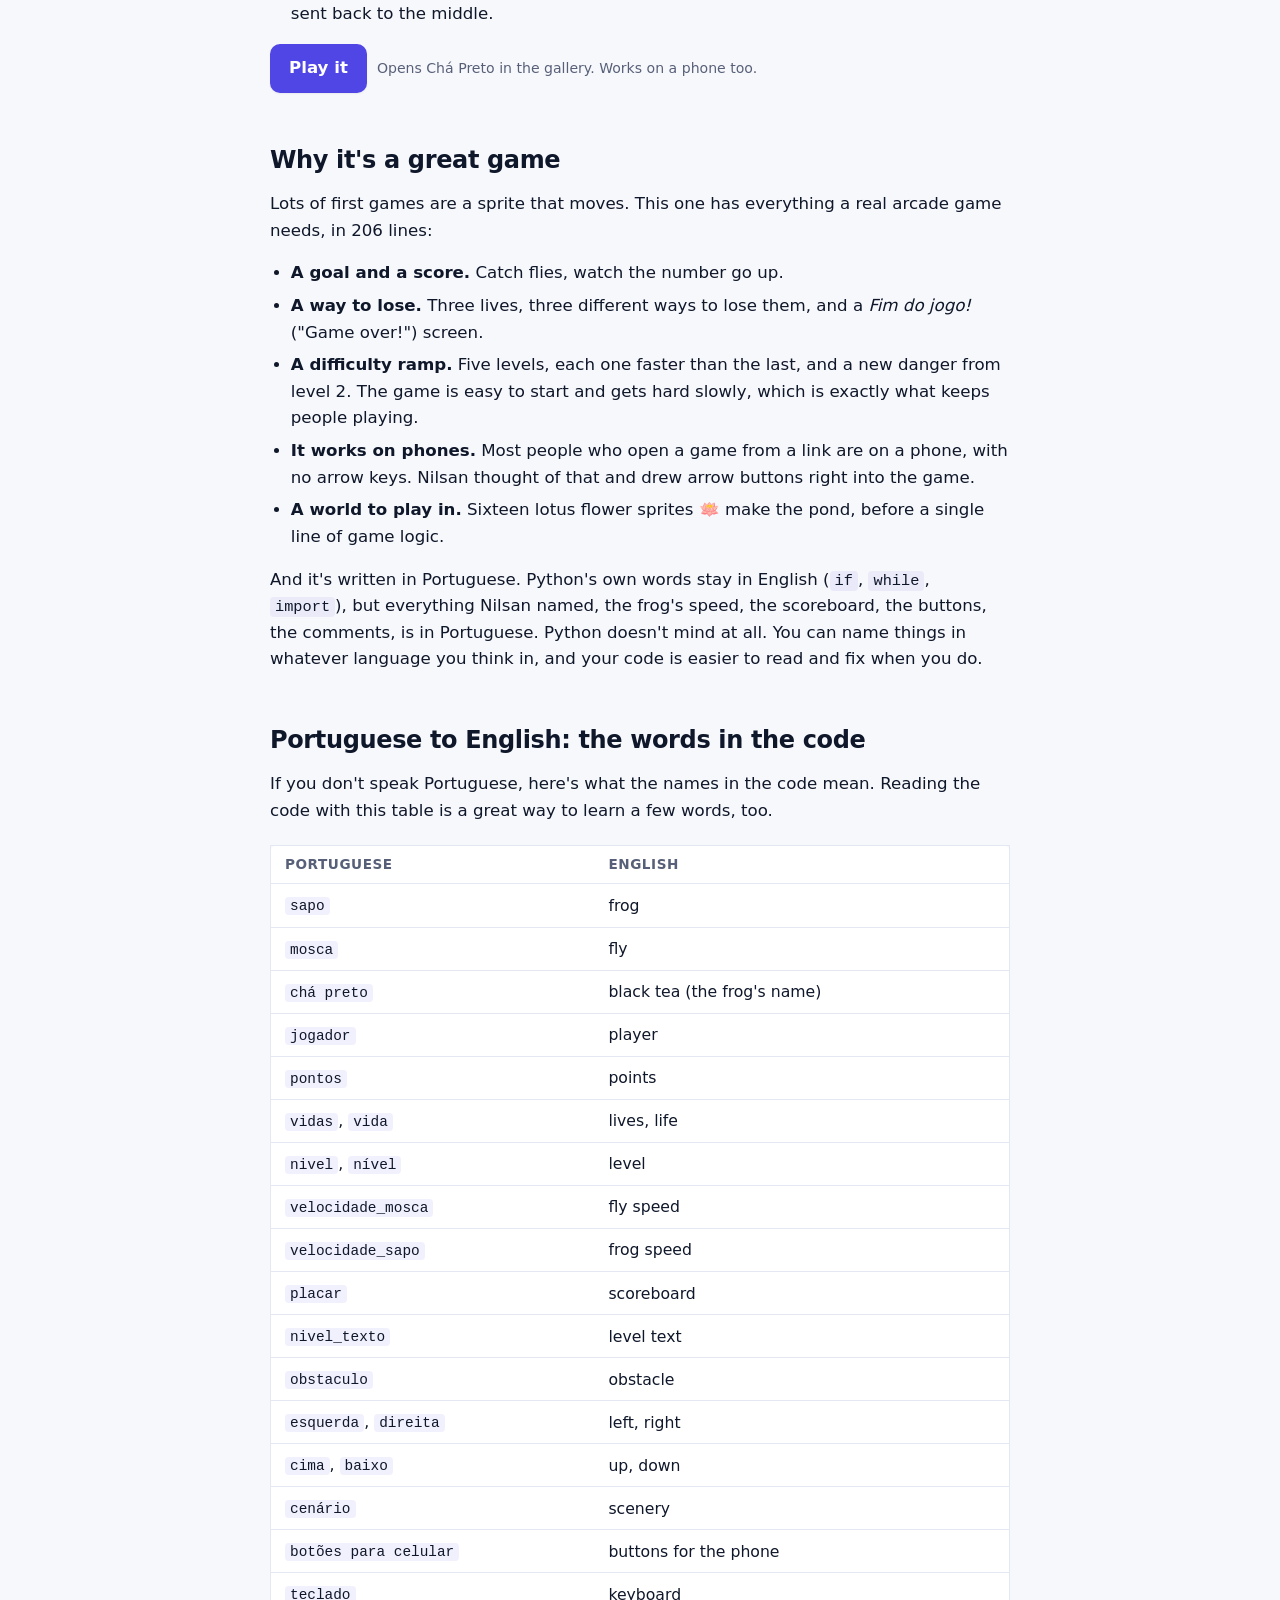
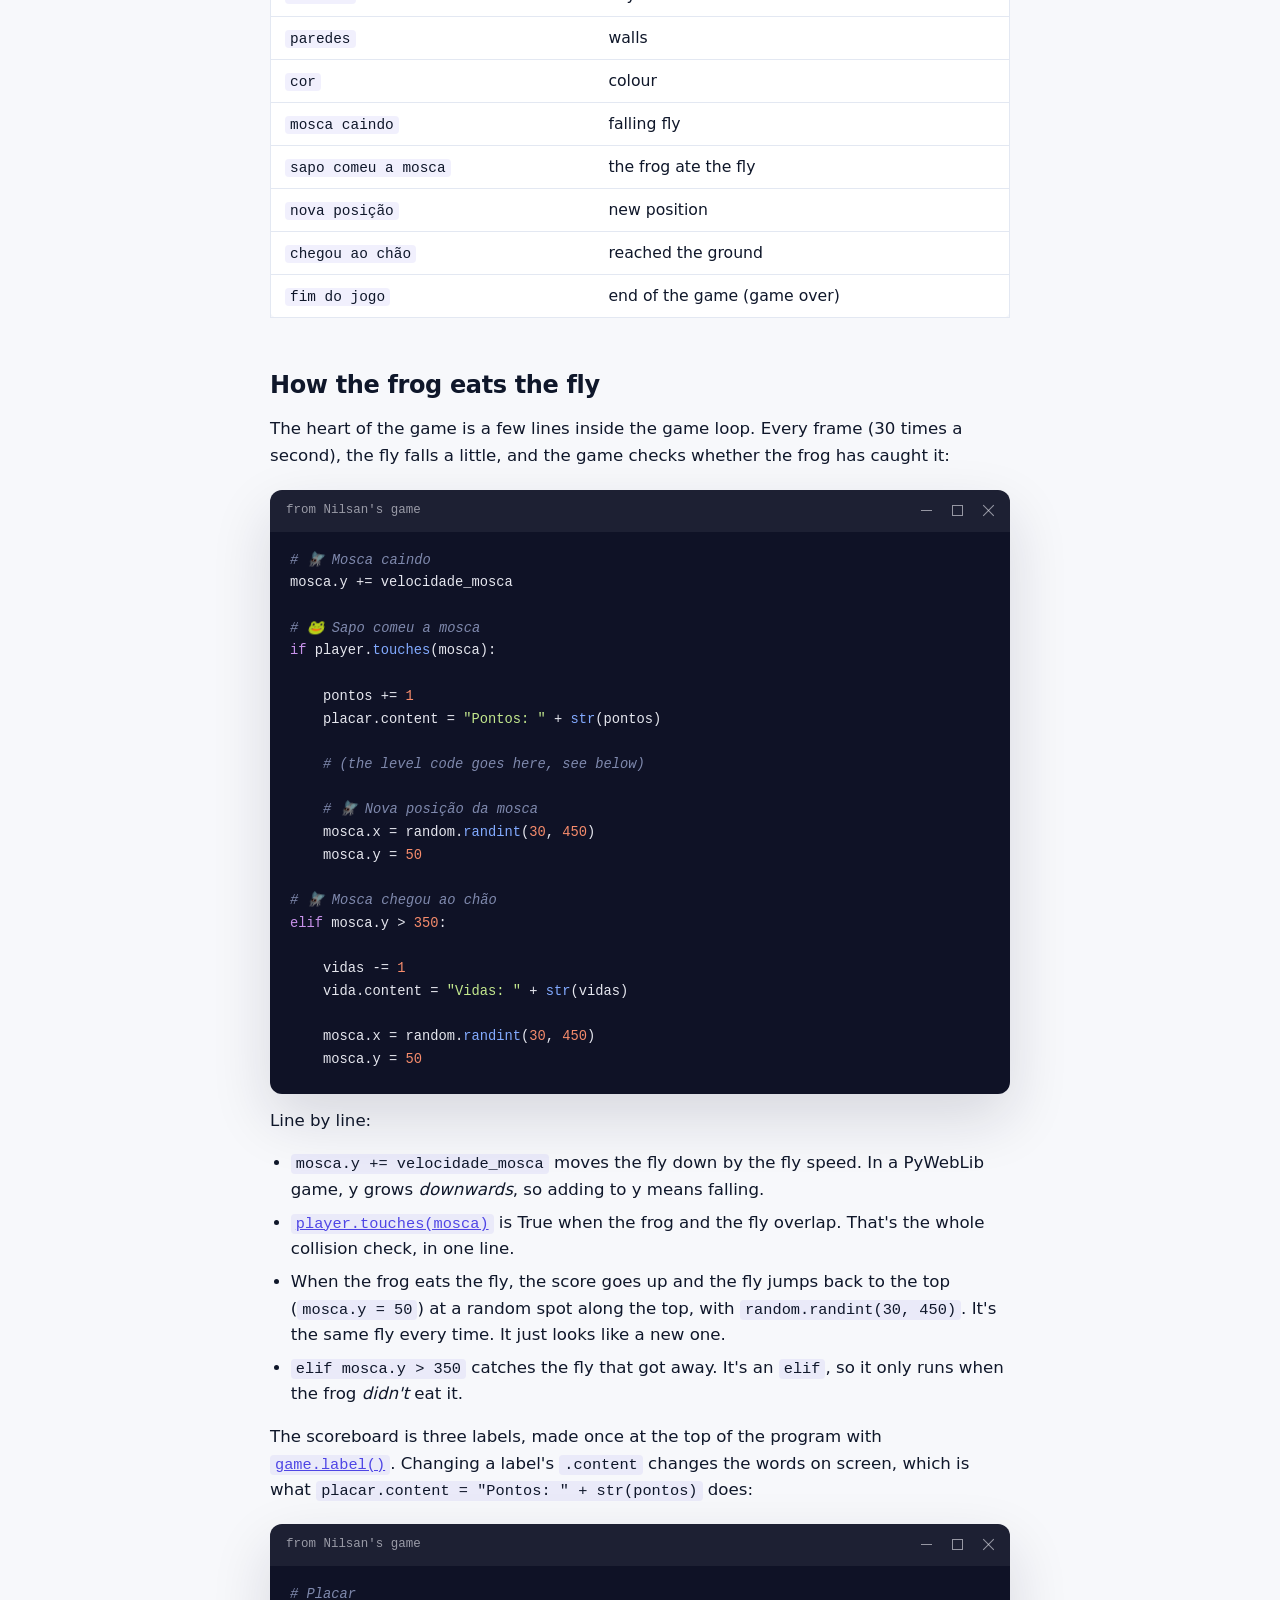
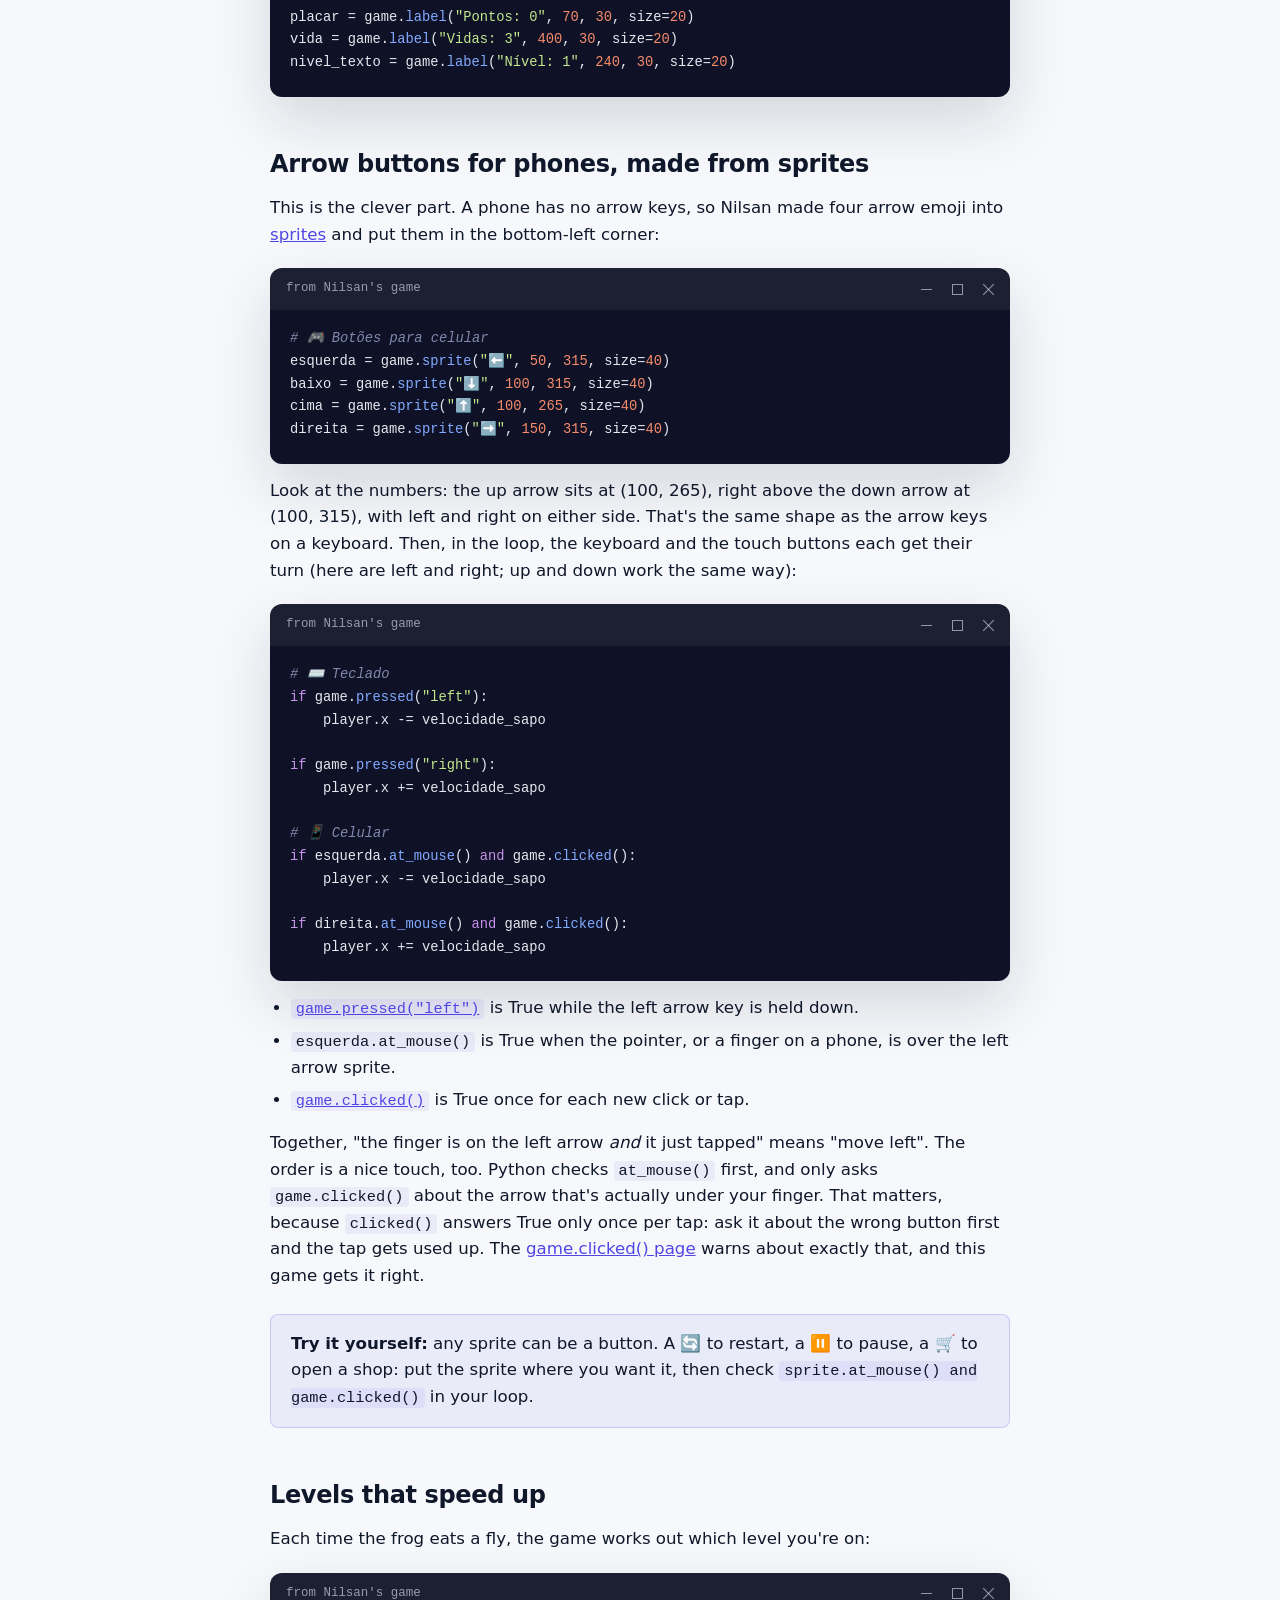
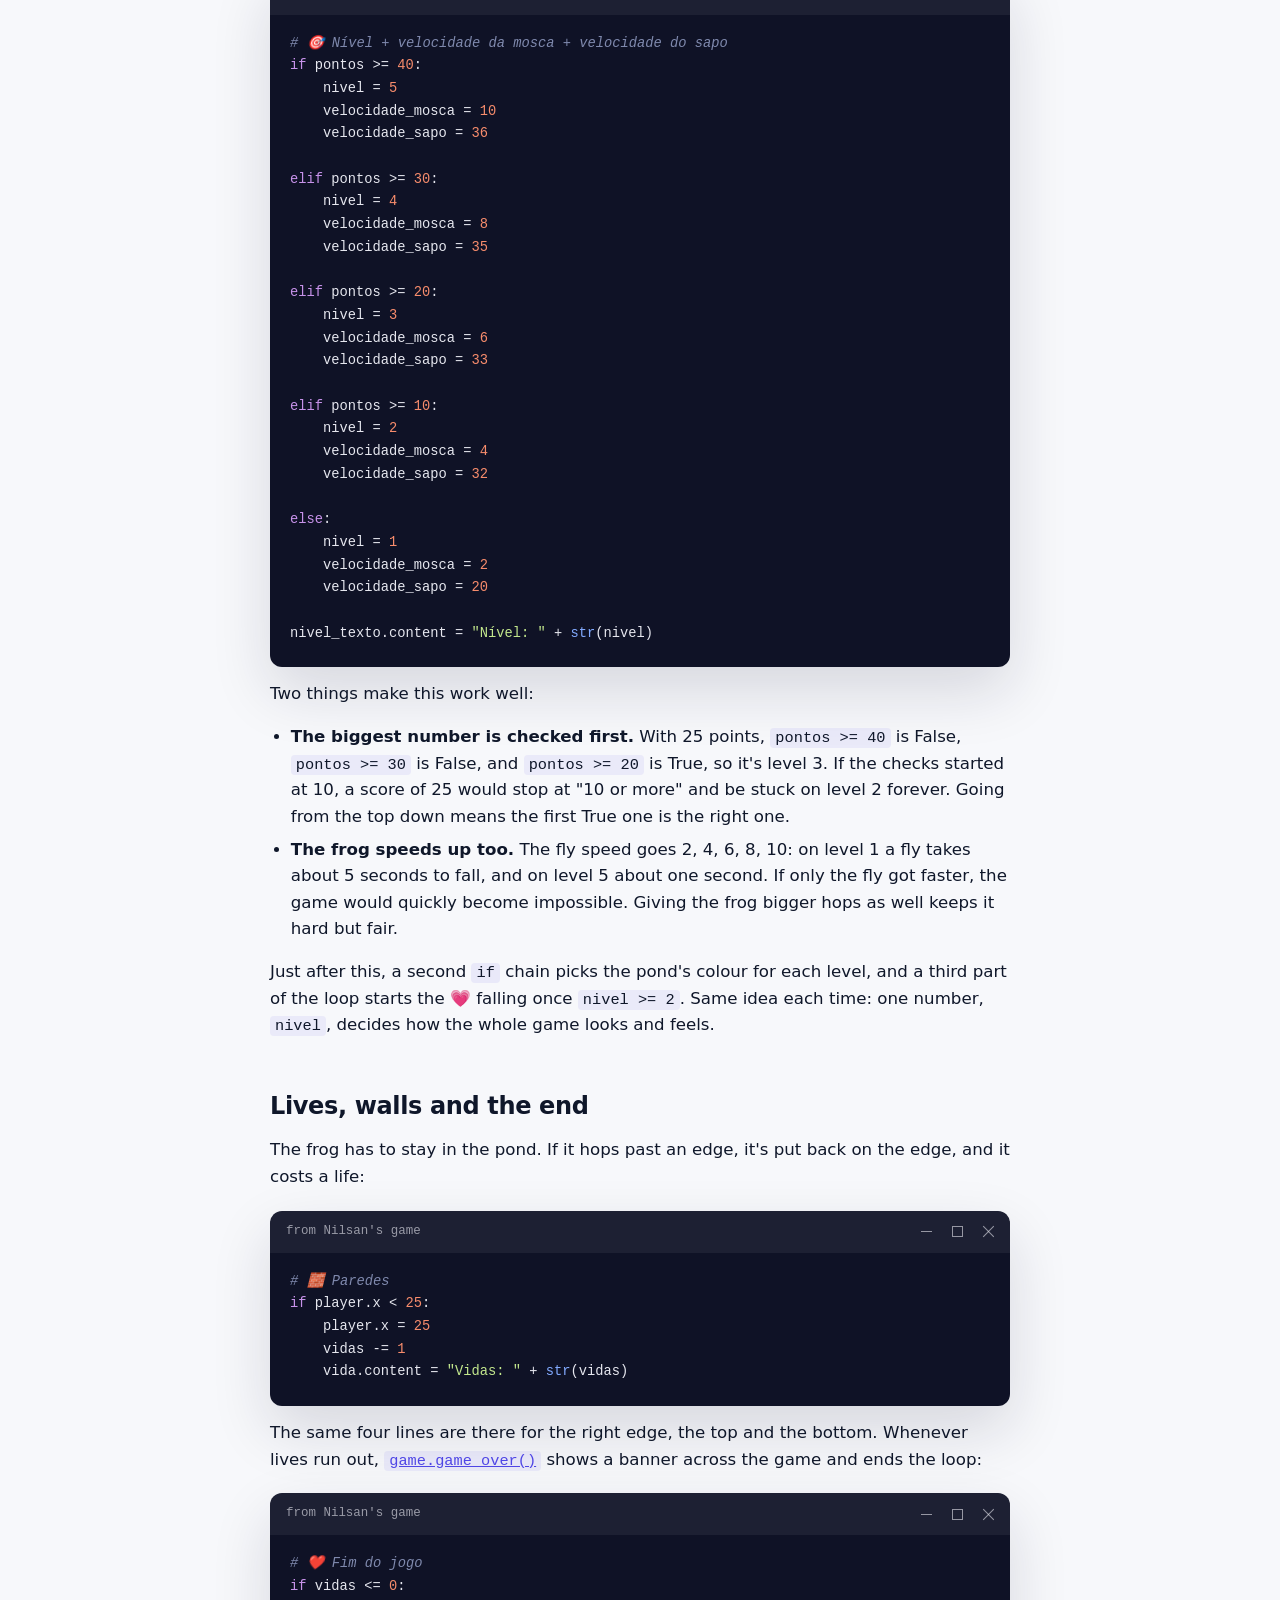
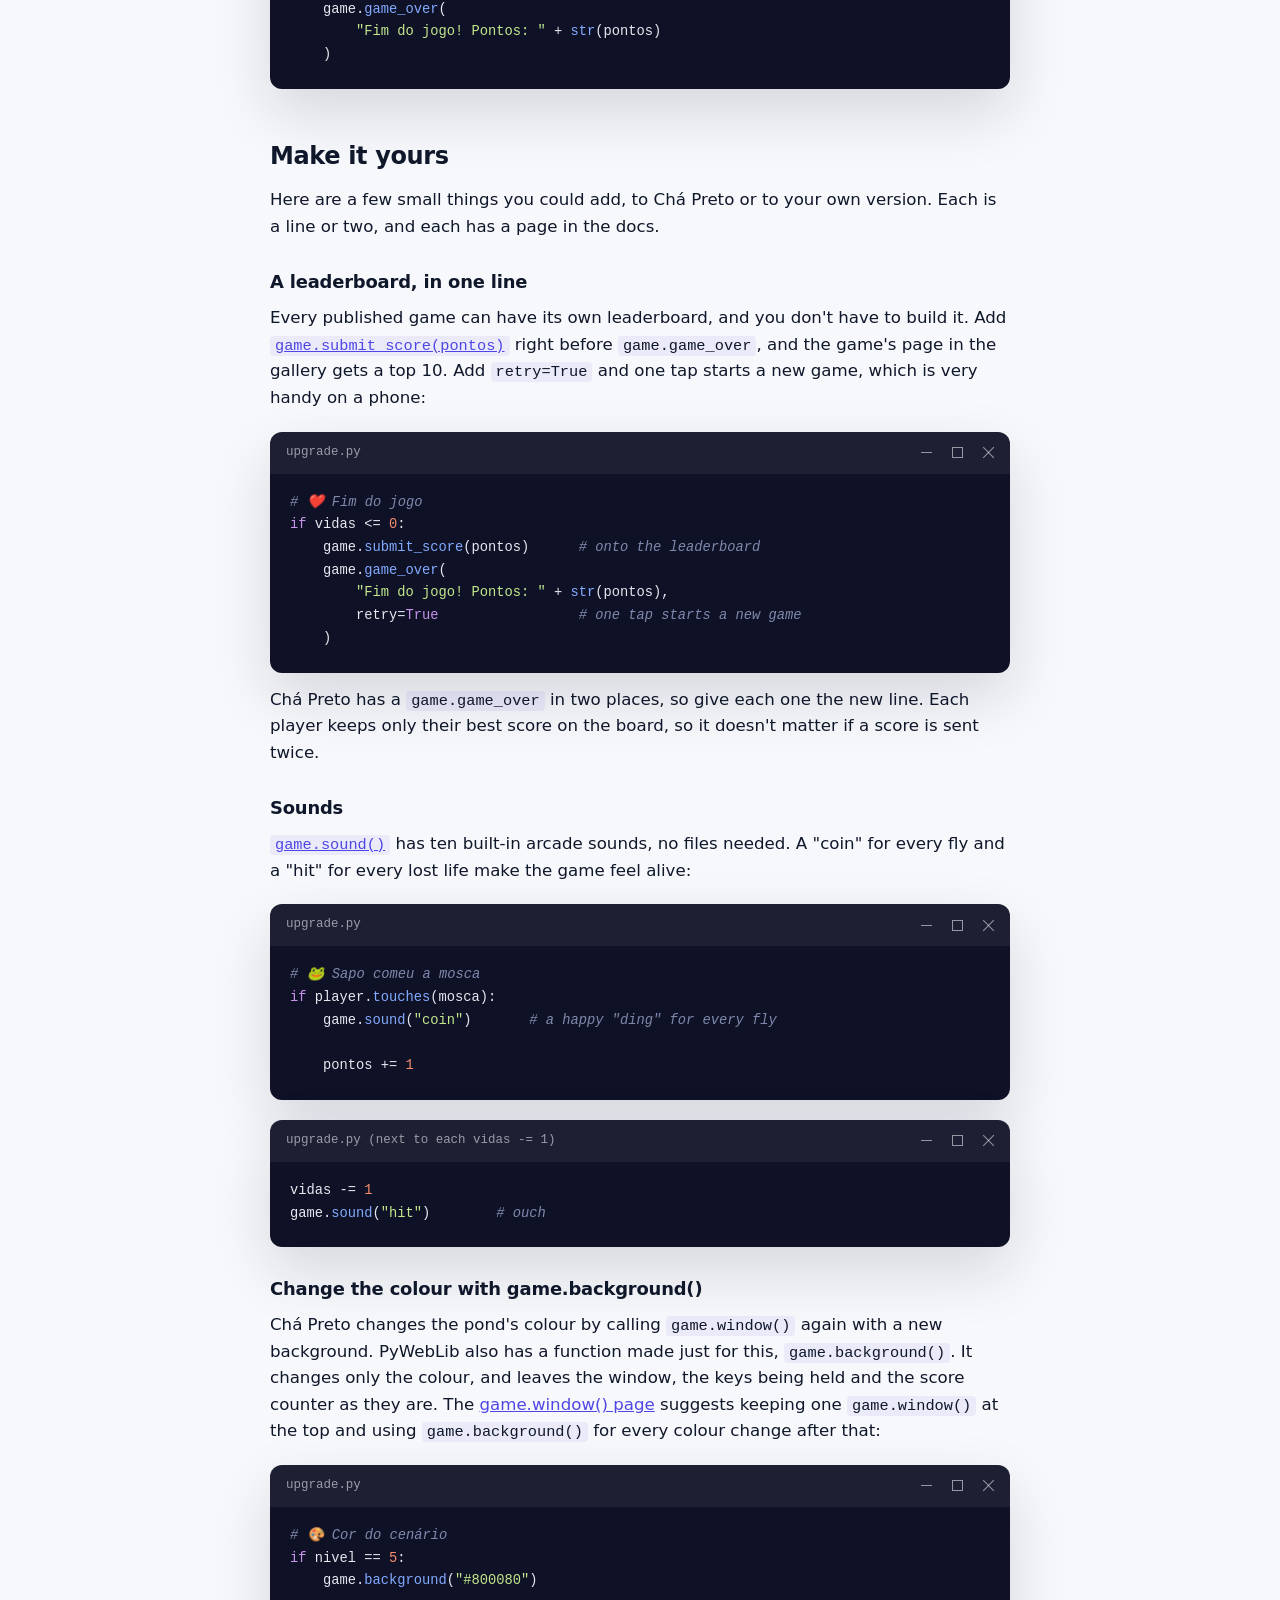
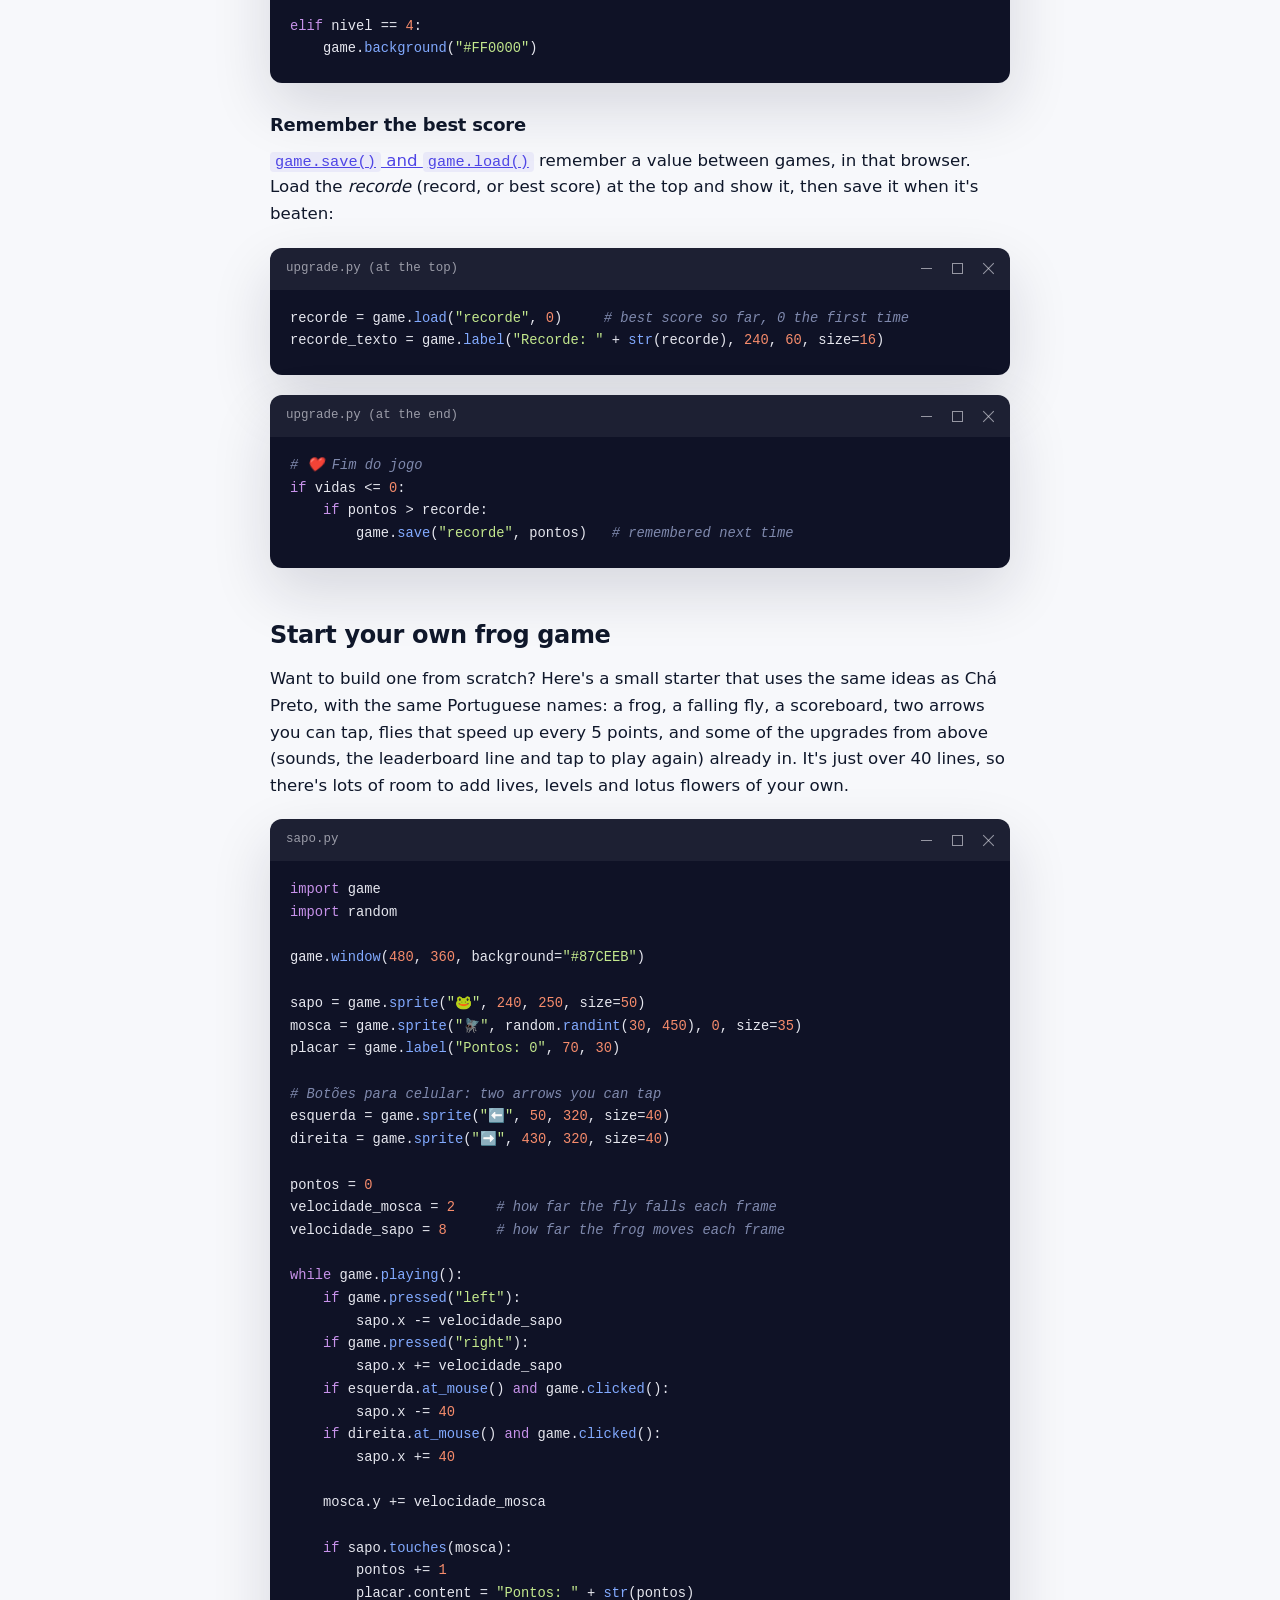
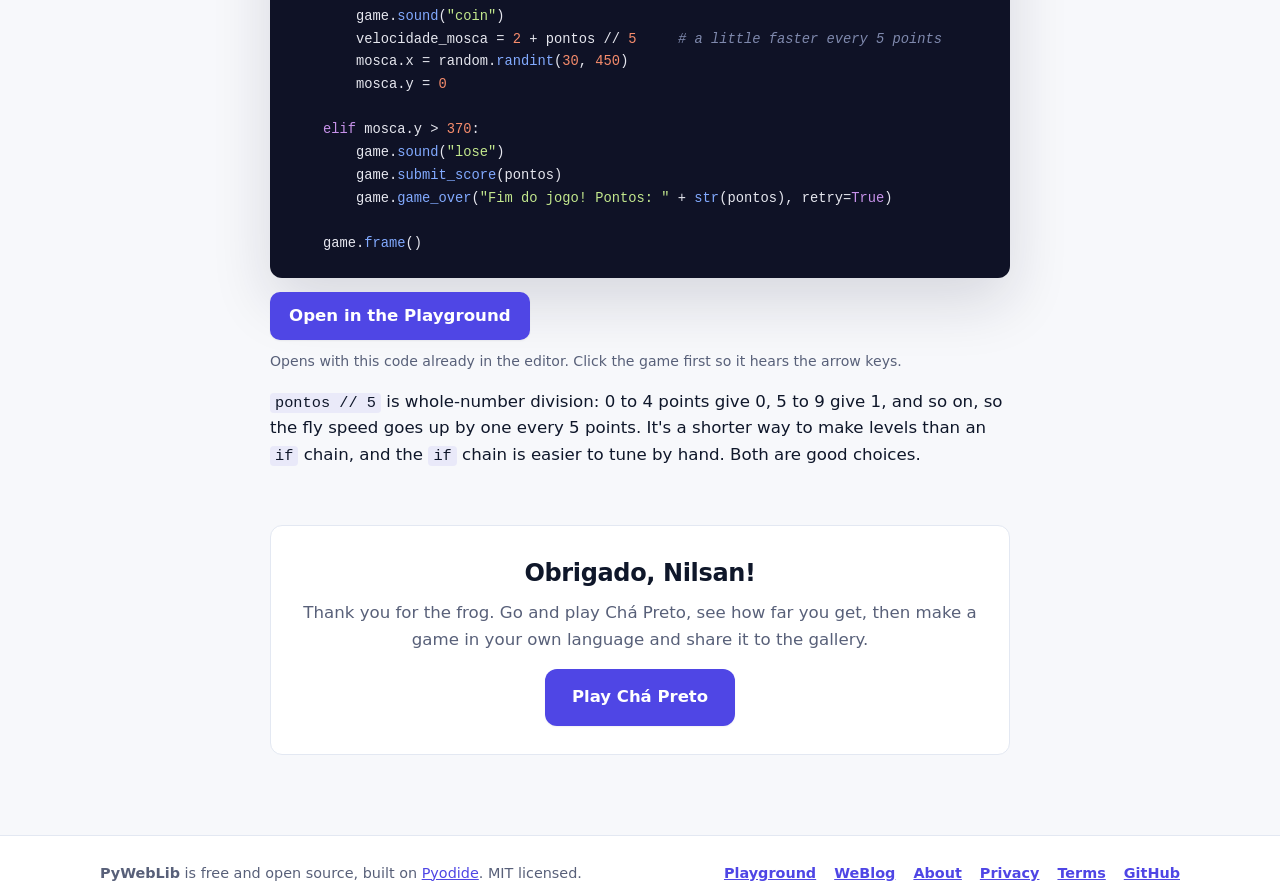
<file: weblog/cha-preto-frog-fly-python-game/index.html>
<!DOCTYPE html>
<html lang="en">
<head>
  <meta charset="UTF-8" />
  <meta name="viewport" content="width=device-width, initial-scale=1.0" />
  <title>A frog, a fly and some black tea: a Python game written in Portuguese | WeBlog</title>
  <meta name="description" content="O chá preto come as moscas is a complete Python game from the PyWebLib gallery, written in Portuguese: a frog eats falling flies, with points, lives, five levels and tap-able arrows for phones. How it works, a Portuguese to English glossary, and ideas to make it yours." />
  <link rel="canonical" href="https://pyweblib.org/weblog/cha-preto-frog-fly-python-game/" />
  <meta name="color-scheme" content="light dark" />
  <meta name="theme-color" content="#4f46e5" media="(prefers-color-scheme: light)" />
  <meta name="theme-color" content="#080b18" media="(prefers-color-scheme: dark)" />

  <meta property="og:type" content="article" />
  <meta property="og:site_name" content="PyWebLib" />
  <meta property="og:title" content="A frog, a fly and some black tea: a Python game written in Portuguese" />
  <meta property="og:description" content="A frog called Black Tea, falling flies, five levels and arrows you can tap on a phone. A complete game from the gallery, and how it works." />
  <meta property="og:url" content="https://pyweblib.org/weblog/cha-preto-frog-fly-python-game/" />
  <meta property="og:image" content="https://pyweblib.org/weblog/cha-preto-frog-fly-python-game/card.png" />
  <meta property="og:image:width" content="1200" />
  <meta property="og:image:height" content="630" />
  <meta property="og:image:alt" content="A frog game made in Python: a frog among pink lotus flowers, a fly at the top, a heart obstacle and on-screen arrow buttons, with Pontos, Nível and Vidas at the top." />
  <meta property="article:published_time" content="2026-09-26" />
  <meta name="twitter:card" content="summary_large_image" />
  <meta name="twitter:title" content="A frog, a fly and some black tea: a Python game written in Portuguese" />
  <meta name="twitter:description" content="A frog called Black Tea, falling flies, five levels and arrows you can tap on a phone. A complete game from the gallery, and how it works." />
  <meta name="twitter:image" content="https://pyweblib.org/weblog/cha-preto-frog-fly-python-game/card.png" />
  <meta name="twitter:image:alt" content="A frog game made in Python: a frog among pink lotus flowers, a fly at the top, a heart obstacle and on-screen arrow buttons, with Pontos, Nível and Vidas at the top." />

  <link rel="icon" href="/favicon.ico" sizes="any" />
  <link rel="icon" type="image/png" sizes="96x96" href="/favicon-96.png" />
  <link rel="icon" type="image/svg+xml" href="/favicon.svg" />
  <link rel="apple-touch-icon" href="/apple-touch-icon.png" />
  <link rel="manifest" href="/site.webmanifest" />
  <link rel="stylesheet" href="/styles.css" />
  <link rel="stylesheet" href="/weblog/weblog.css" />

  <script type="application/ld+json">
  {
    "@context": "https://schema.org",
    "@type": "BlogPosting",
    "headline": "A frog, a fly and some black tea: a Python game written in Portuguese",
    "description": "A complete Python game from the PyWebLib gallery, written in Portuguese: a frog eats falling flies, with points, lives, levels and tap-able arrows for phones.",
    "image": "https://pyweblib.org/weblog/cha-preto-frog-fly-python-game/card.png",
    "datePublished": "2026-09-26",
    "dateModified": "2026-09-26",
    "mainEntityOfPage": "https://pyweblib.org/weblog/cha-preto-frog-fly-python-game/",
    "author": { "@type": "Organization", "name": "PyWebLib", "url": "https://pyweblib.org/" },
    "publisher": { "@id": "https://pyweblib.org/#org" },
    "isPartOf": { "@type": "Blog", "name": "WeBlog", "url": "https://pyweblib.org/weblog/" },
    "inLanguage": "en"
  }
  </script>
</head>
<body>
  <header class="site-header">
    <div class="container header-inner">
      <a href="/" class="logo">
        <img class="logo-mark" src="/favicon.svg" alt="" width="32" height="32" />
        <span>PyWebLib</span>
      </a>
      <nav class="site-nav" aria-label="Primary">
        <a class="header-link" href="https://play.pyweblib.org/docs/">Docs</a>
        <a class="header-link" href="https://play.pyweblib.org/community/">Community</a>
        <a class="header-link" href="/weblog/">WeBlog</a>
        <a class="btn btn-primary btn-nav" href="https://play.pyweblib.org/">Open the Playground</a>
      </nav>
    </div>
  </header>

  <main class="container">
    <article class="post">
      <header class="post-head">
        <p class="eyebrow"><a href="/weblog/">WeBlog</a> &middot; Games</p>
        <h1>A frog, a fly and some black tea: a Python game written in Portuguese</h1>
        <p class="lede">A hungry frog, flies falling from the sky, five levels that get faster and faster, and arrows you can tap on a phone. It's a complete arcade game from the gallery, written in Python and in Portuguese. Here's how it works, what its words mean, and a few ways to make it your own.</p>
        <p class="post-meta"><time datetime="2026-09-26">26 September 2026</time> &middot; 6 minute read</p>
      </header>

      <h2 id="game">Meet Chá Preto</h2>
      <p><em>O chá preto come as moscas</em> means "Black Tea eats the flies". Black Tea (<em>chá preto</em>) is the frog's name. The game was made by <a href="https://play.pyweblib.org/game/?id=ae2c1a35-059f-4b7e-b032-b2fb5b698859">Nilsan L.</a> and shared to the <a href="https://play.pyweblib.org/community/">PyWebLib gallery</a>. Around here we call it Chapreto for short.</p>

      <figure class="fig">
        <video autoplay muted loop playsinline preload="metadata" poster="chapreto.jpg" width="476" height="356" style="aspect-ratio: 476 / 356"
               aria-label="The frog hops around a pond of pink lotus flowers, eating falling flies. The score climbs past 20 and the background changes from sky blue to green to orange as the levels go up, and pink hearts start to fall.">
          <source src="chapreto.mp4" type="video/mp4" />
        </video>
        <figcaption>Nilsan L.'s game running in the Playground, in real time, from level 1 to level 3. <a href="https://play.pyweblib.org/game/?id=ae2c1a35-059f-4b7e-b032-b2fb5b698859">Play it in the gallery</a></figcaption>
      </figure>

      <p>Here's how you play:</p>
      <ul>
        <li>Move the frog with the <strong>arrow keys</strong>, or <strong>tap the arrows</strong> in the corner on a phone. Each tap is one hop.</li>
        <li>Catch the falling fly to score a point (<em>pontos</em>). A new fly drops somewhere else straight away.</li>
        <li>Miss a fly and it hits the ground: you lose one of your three lives (<em>vidas</em>). Hopping into the edge of the pond costs a life too, so stay away from the walls.</li>
        <li>Every 10 points is a new level (<em>nível</em>). The flies fall faster, the frog hops further, and the whole pond changes colour: sky blue, green, orange, red, then purple.</li>
        <li>From level 2, a pink heart 💗 starts falling as well. Touch it and you lose a life and get sent back to the middle.</li>
      </ul>

      <p class="open-row">
        <a class="btn btn-primary" href="https://play.pyweblib.org/game/?id=ae2c1a35-059f-4b7e-b032-b2fb5b698859">Play it</a>
        <span class="note">Opens Chá Preto in the gallery. Works on a phone too.</span>
      </p>

      <h2 id="why">Why it's a great game</h2>
      <p>Lots of first games are a sprite that moves. This one has everything a real arcade game needs, in 206 lines:</p>
      <ul>
        <li><strong>A goal and a score.</strong> Catch flies, watch the number go up.</li>
        <li><strong>A way to lose.</strong> Three lives, three different ways to lose them, and a <em>Fim do jogo!</em> ("Game over!") screen.</li>
        <li><strong>A difficulty ramp.</strong> Five levels, each one faster than the last, and a new danger from level 2. The game is easy to start and gets hard slowly, which is exactly what keeps people playing.</li>
        <li><strong>It works on phones.</strong> Most people who open a game from a link are on a phone, with no arrow keys. Nilsan thought of that and drew arrow buttons right into the game.</li>
        <li><strong>A world to play in.</strong> Sixteen lotus flower sprites 🪷 make the pond, before a single line of game logic.</li>
      </ul>
      <p>And it's written in Portuguese. Python's own words stay in English (<code>if</code>, <code>while</code>, <code>import</code>), but everything Nilsan named, the frog's speed, the scoreboard, the buttons, the comments, is in Portuguese. Python doesn't mind at all. You can name things in whatever language you think in, and your code is easier to read and fix when you do.</p>

      <h2 id="glossary">Portuguese to English: the words in the code</h2>
      <p>If you don't speak Portuguese, here's what the names in the code mean. Reading the code with this table is a great way to learn a few words, too.</p>
      <div class="table-wrap">
        <table class="glossary">
          <thead><tr><th>Portuguese</th><th>English</th></tr></thead>
          <tbody>
            <tr><td><code>sapo</code></td><td>frog</td></tr>
            <tr><td><code>mosca</code></td><td>fly</td></tr>
            <tr><td><code>chá preto</code></td><td>black tea (the frog's name)</td></tr>
            <tr><td><code>jogador</code></td><td>player</td></tr>
            <tr><td><code>pontos</code></td><td>points</td></tr>
            <tr><td><code>vidas</code>, <code>vida</code></td><td>lives, life</td></tr>
            <tr><td><code>nivel</code>, <code>nível</code></td><td>level</td></tr>
            <tr><td><code>velocidade_mosca</code></td><td>fly speed</td></tr>
            <tr><td><code>velocidade_sapo</code></td><td>frog speed</td></tr>
            <tr><td><code>placar</code></td><td>scoreboard</td></tr>
            <tr><td><code>nivel_texto</code></td><td>level text</td></tr>
            <tr><td><code>obstaculo</code></td><td>obstacle</td></tr>
            <tr><td><code>esquerda</code>, <code>direita</code></td><td>left, right</td></tr>
            <tr><td><code>cima</code>, <code>baixo</code></td><td>up, down</td></tr>
            <tr><td><code>cenário</code></td><td>scenery</td></tr>
            <tr><td><code>botões para celular</code></td><td>buttons for the phone</td></tr>
            <tr><td><code>teclado</code></td><td>keyboard</td></tr>
            <tr><td><code>paredes</code></td><td>walls</td></tr>
            <tr><td><code>cor</code></td><td>colour</td></tr>
            <tr><td><code>mosca caindo</code></td><td>falling fly</td></tr>
            <tr><td><code>sapo comeu a mosca</code></td><td>the frog ate the fly</td></tr>
            <tr><td><code>nova posição</code></td><td>new position</td></tr>
            <tr><td><code>chegou ao chão</code></td><td>reached the ground</td></tr>
            <tr><td><code>fim do jogo</code></td><td>end of the game (game over)</td></tr>
          </tbody>
        </table>
      </div>

      <h2 id="eat">How the frog eats the fly</h2>
      <p>The heart of the game is a few lines inside the game loop. Every frame (30 times a second), the fly falls a little, and the game checks whether the frog has caught it:</p>
      <div class="hero-demo">
        <div class="demo-bar"><span class="demo-dot"></span><span class="demo-dot"></span><span class="demo-dot"></span><span class="demo-name">from Nilsan's game</span></div>
        <pre class="demo-code"><code><span class="c"># 🪰 Mosca caindo</span>
mosca.y += velocidade_mosca

<span class="c"># 🐸 Sapo comeu a mosca</span>
<span class="k">if</span> player.<span class="f">touches</span>(mosca):

    pontos += <span class="n">1</span>
    placar.content = <span class="s">"Pontos: "</span> + <span class="f">str</span>(pontos)

    <span class="c"># (the level code goes here, see below)</span>

    <span class="c"># 🪰 Nova posição da mosca</span>
    mosca.x = random.<span class="f">randint</span>(<span class="n">30</span>, <span class="n">450</span>)
    mosca.y = <span class="n">50</span>

<span class="c"># 🪰 Mosca chegou ao chão</span>
<span class="k">elif</span> mosca.y &gt; <span class="n">350</span>:

    vidas -= <span class="n">1</span>
    vida.content = <span class="s">"Vidas: "</span> + <span class="f">str</span>(vidas)

    mosca.x = random.<span class="f">randint</span>(<span class="n">30</span>, <span class="n">450</span>)
    mosca.y = <span class="n">50</span></code></pre>
      </div>
      <p>Line by line:</p>
      <ul>
        <li><code>mosca.y += velocidade_mosca</code> moves the fly down by the fly speed. In a PyWebLib game, y grows <em>downwards</em>, so adding to y means falling.</li>
        <li><a href="https://play.pyweblib.org/docs/game/touches/"><code>player.touches(mosca)</code></a> is True when the frog and the fly overlap. That's the whole collision check, in one line.</li>
        <li>When the frog eats the fly, the score goes up and the fly jumps back to the top (<code>mosca.y = 50</code>) at a random spot along the top, with <code>random.randint(30, 450)</code>. It's the same fly every time. It just looks like a new one.</li>
        <li><code>elif mosca.y &gt; 350</code> catches the fly that got away. It's an <code>elif</code>, so it only runs when the frog <em>didn't</em> eat it.</li>
      </ul>
      <p>The scoreboard is three labels, made once at the top of the program with <a href="https://play.pyweblib.org/docs/game/label/"><code>game.label()</code></a>. Changing a label's <code>.content</code> changes the words on screen, which is what <code>placar.content = "Pontos: " + str(pontos)</code> does:</p>
      <div class="hero-demo">
        <div class="demo-bar"><span class="demo-dot"></span><span class="demo-dot"></span><span class="demo-dot"></span><span class="demo-name">from Nilsan's game</span></div>
        <pre class="demo-code"><code><span class="c"># Placar</span>
placar = game.<span class="f">label</span>(<span class="s">"Pontos: 0"</span>, <span class="n">70</span>, <span class="n">30</span>, size=<span class="n">20</span>)
vida = game.<span class="f">label</span>(<span class="s">"Vidas: 3"</span>, <span class="n">400</span>, <span class="n">30</span>, size=<span class="n">20</span>)
nivel_texto = game.<span class="f">label</span>(<span class="s">"Nível: 1"</span>, <span class="n">240</span>, <span class="n">30</span>, size=<span class="n">20</span>)</code></pre>
      </div>

      <h2 id="phone">Arrow buttons for phones, made from sprites</h2>
      <p>This is the clever part. A phone has no arrow keys, so Nilsan made four arrow emoji into <a href="https://play.pyweblib.org/docs/game/sprite/">sprites</a> and put them in the bottom-left corner:</p>
      <div class="hero-demo">
        <div class="demo-bar"><span class="demo-dot"></span><span class="demo-dot"></span><span class="demo-dot"></span><span class="demo-name">from Nilsan's game</span></div>
        <pre class="demo-code"><code><span class="c"># 🎮 Botões para celular</span>
esquerda = game.<span class="f">sprite</span>(<span class="s">"⬅️"</span>, <span class="n">50</span>, <span class="n">315</span>, size=<span class="n">40</span>)
baixo = game.<span class="f">sprite</span>(<span class="s">"⬇️"</span>, <span class="n">100</span>, <span class="n">315</span>, size=<span class="n">40</span>)
cima = game.<span class="f">sprite</span>(<span class="s">"⬆️"</span>, <span class="n">100</span>, <span class="n">265</span>, size=<span class="n">40</span>)
direita = game.<span class="f">sprite</span>(<span class="s">"➡️"</span>, <span class="n">150</span>, <span class="n">315</span>, size=<span class="n">40</span>)</code></pre>
      </div>
      <p>Look at the numbers: the up arrow sits at (100, 265), right above the down arrow at (100, 315), with left and right on either side. That's the same shape as the arrow keys on a keyboard. Then, in the loop, the keyboard and the touch buttons each get their turn (here are left and right; up and down work the same way):</p>
      <div class="hero-demo">
        <div class="demo-bar"><span class="demo-dot"></span><span class="demo-dot"></span><span class="demo-dot"></span><span class="demo-name">from Nilsan's game</span></div>
        <pre class="demo-code"><code><span class="c"># ⌨️ Teclado</span>
<span class="k">if</span> game.<span class="f">pressed</span>(<span class="s">"left"</span>):
    player.x -= velocidade_sapo

<span class="k">if</span> game.<span class="f">pressed</span>(<span class="s">"right"</span>):
    player.x += velocidade_sapo

<span class="c"># 📱 Celular</span>
<span class="k">if</span> esquerda.<span class="f">at_mouse</span>() <span class="k">and</span> game.<span class="f">clicked</span>():
    player.x -= velocidade_sapo

<span class="k">if</span> direita.<span class="f">at_mouse</span>() <span class="k">and</span> game.<span class="f">clicked</span>():
    player.x += velocidade_sapo</code></pre>
      </div>
      <ul>
        <li><a href="https://play.pyweblib.org/docs/game/pressed/"><code>game.pressed("left")</code></a> is True while the left arrow key is held down.</li>
        <li><code>esquerda.at_mouse()</code> is True when the pointer, or a finger on a phone, is over the left arrow sprite.</li>
        <li><a href="https://play.pyweblib.org/docs/game/clicked/"><code>game.clicked()</code></a> is True once for each new click or tap.</li>
      </ul>
      <p>Together, "the finger is on the left arrow <em>and</em> it just tapped" means "move left". The order is a nice touch, too. Python checks <code>at_mouse()</code> first, and only asks <code>game.clicked()</code> about the arrow that's actually under your finger. That matters, because <code>clicked()</code> answers True only once per tap: ask it about the wrong button first and the tap gets used up. The <a href="https://play.pyweblib.org/docs/game/clicked/">game.clicked() page</a> warns about exactly that, and this game gets it right.</p>
      <div class="callout">
        <p><strong>Try it yourself:</strong> any sprite can be a button. A 🔄 to restart, a ⏸️ to pause, a 🛒 to open a shop: put the sprite where you want it, then check <code>sprite.at_mouse() and game.clicked()</code> in your loop.</p>
      </div>

      <h2 id="levels">Levels that speed up</h2>
      <p>Each time the frog eats a fly, the game works out which level you're on:</p>
      <div class="hero-demo">
        <div class="demo-bar"><span class="demo-dot"></span><span class="demo-dot"></span><span class="demo-dot"></span><span class="demo-name">from Nilsan's game</span></div>
        <pre class="demo-code"><code><span class="c"># 🎯 Nível + velocidade da mosca + velocidade do sapo</span>
<span class="k">if</span> pontos &gt;= <span class="n">40</span>:
    nivel = <span class="n">5</span>
    velocidade_mosca = <span class="n">10</span>
    velocidade_sapo = <span class="n">36</span>

<span class="k">elif</span> pontos &gt;= <span class="n">30</span>:
    nivel = <span class="n">4</span>
    velocidade_mosca = <span class="n">8</span>
    velocidade_sapo = <span class="n">35</span>

<span class="k">elif</span> pontos &gt;= <span class="n">20</span>:
    nivel = <span class="n">3</span>
    velocidade_mosca = <span class="n">6</span>
    velocidade_sapo = <span class="n">33</span>

<span class="k">elif</span> pontos &gt;= <span class="n">10</span>:
    nivel = <span class="n">2</span>
    velocidade_mosca = <span class="n">4</span>
    velocidade_sapo = <span class="n">32</span>

<span class="k">else</span>:
    nivel = <span class="n">1</span>
    velocidade_mosca = <span class="n">2</span>
    velocidade_sapo = <span class="n">20</span>

nivel_texto.content = <span class="s">"Nível: "</span> + <span class="f">str</span>(nivel)</code></pre>
      </div>
      <p>Two things make this work well:</p>
      <ul>
        <li><strong>The biggest number is checked first.</strong> With 25 points, <code>pontos &gt;= 40</code> is False, <code>pontos &gt;= 30</code> is False, and <code>pontos &gt;= 20</code> is True, so it's level 3. If the checks started at 10, a score of 25 would stop at "10 or more" and be stuck on level 2 forever. Going from the top down means the first True one is the right one.</li>
        <li><strong>The frog speeds up too.</strong> The fly speed goes 2, 4, 6, 8, 10: on level 1 a fly takes about 5 seconds to fall, and on level 5 about one second. If only the fly got faster, the game would quickly become impossible. Giving the frog bigger hops as well keeps it hard but fair.</li>
      </ul>
      <p>Just after this, a second <code>if</code> chain picks the pond's colour for each level, and a third part of the loop starts the 💗 falling once <code>nivel &gt;= 2</code>. Same idea each time: one number, <code>nivel</code>, decides how the whole game looks and feels.</p>

      <h2 id="lives">Lives, walls and the end</h2>
      <p>The frog has to stay in the pond. If it hops past an edge, it's put back on the edge, and it costs a life:</p>
      <div class="hero-demo">
        <div class="demo-bar"><span class="demo-dot"></span><span class="demo-dot"></span><span class="demo-dot"></span><span class="demo-name">from Nilsan's game</span></div>
        <pre class="demo-code"><code><span class="c"># 🧱 Paredes</span>
<span class="k">if</span> player.x &lt; <span class="n">25</span>:
    player.x = <span class="n">25</span>
    vidas -= <span class="n">1</span>
    vida.content = <span class="s">"Vidas: "</span> + <span class="f">str</span>(vidas)</code></pre>
      </div>
      <p>The same four lines are there for the right edge, the top and the bottom. Whenever lives run out, <a href="https://play.pyweblib.org/docs/game/game-over/"><code>game.game_over()</code></a> shows a banner across the game and ends the loop:</p>
      <div class="hero-demo">
        <div class="demo-bar"><span class="demo-dot"></span><span class="demo-dot"></span><span class="demo-dot"></span><span class="demo-name">from Nilsan's game</span></div>
        <pre class="demo-code"><code><span class="c"># ❤️ Fim do jogo</span>
<span class="k">if</span> vidas &lt;= <span class="n">0</span>:
    game.<span class="f">game_over</span>(
        <span class="s">"Fim do jogo! Pontos: "</span> + <span class="f">str</span>(pontos)
    )</code></pre>
      </div>

      <h2 id="yours">Make it yours</h2>
      <p>Here are a few small things you could add, to Chá Preto or to your own version. Each is a line or two, and each has a page in the docs.</p>

      <h3 id="leaderboard">A leaderboard, in one line</h3>
      <p>Every published game can have its own leaderboard, and you don't have to build it. Add <a href="https://play.pyweblib.org/docs/game/submit-score/"><code>game.submit_score(pontos)</code></a> right before <code>game.game_over</code>, and the game's page in the gallery gets a top 10. Add <code>retry=True</code> and one tap starts a new game, which is very handy on a phone:</p>
      <div class="hero-demo">
        <div class="demo-bar"><span class="demo-dot"></span><span class="demo-dot"></span><span class="demo-dot"></span><span class="demo-name">upgrade.py</span></div>
        <pre class="demo-code"><code><span class="c"># ❤️ Fim do jogo</span>
<span class="k">if</span> vidas &lt;= <span class="n">0</span>:
    game.<span class="f">submit_score</span>(pontos)      <span class="c"># onto the leaderboard</span>
    game.<span class="f">game_over</span>(
        <span class="s">"Fim do jogo! Pontos: "</span> + <span class="f">str</span>(pontos),
        retry=<span class="k">True</span>                 <span class="c"># one tap starts a new game</span>
    )</code></pre>
      </div>
      <p>Chá Preto has a <code>game.game_over</code> in two places, so give each one the new line. Each player keeps only their best score on the board, so it doesn't matter if a score is sent twice.</p>

      <h3 id="sounds">Sounds</h3>
      <p><a href="https://play.pyweblib.org/docs/game/sound/"><code>game.sound()</code></a> has ten built-in arcade sounds, no files needed. A "coin" for every fly and a "hit" for every lost life make the game feel alive:</p>
      <div class="hero-demo">
        <div class="demo-bar"><span class="demo-dot"></span><span class="demo-dot"></span><span class="demo-dot"></span><span class="demo-name">upgrade.py</span></div>
        <pre class="demo-code"><code><span class="c"># 🐸 Sapo comeu a mosca</span>
<span class="k">if</span> player.<span class="f">touches</span>(mosca):
    game.<span class="f">sound</span>(<span class="s">"coin"</span>)       <span class="c"># a happy "ding" for every fly</span>

    pontos += <span class="n">1</span></code></pre>
      </div>
      <div class="hero-demo">
        <div class="demo-bar"><span class="demo-dot"></span><span class="demo-dot"></span><span class="demo-dot"></span><span class="demo-name">upgrade.py (next to each vidas -= 1)</span></div>
        <pre class="demo-code"><code>vidas -= <span class="n">1</span>
game.<span class="f">sound</span>(<span class="s">"hit"</span>)        <span class="c"># ouch</span></code></pre>
      </div>

      <h3 id="colour">Change the colour with game.background()</h3>
      <p>Chá Preto changes the pond's colour by calling <code>game.window()</code> again with a new background. PyWebLib also has a function made just for this, <code>game.background()</code>. It changes only the colour, and leaves the window, the keys being held and the score counter as they are. The <a href="https://play.pyweblib.org/docs/game/window/">game.window() page</a> suggests keeping one <code>game.window()</code> at the top and using <code>game.background()</code> for every colour change after that:</p>
      <div class="hero-demo">
        <div class="demo-bar"><span class="demo-dot"></span><span class="demo-dot"></span><span class="demo-dot"></span><span class="demo-name">upgrade.py</span></div>
        <pre class="demo-code"><code><span class="c"># 🎨 Cor do cenário</span>
<span class="k">if</span> nivel == <span class="n">5</span>:
    game.<span class="f">background</span>(<span class="s">"#800080"</span>)

<span class="k">elif</span> nivel == <span class="n">4</span>:
    game.<span class="f">background</span>(<span class="s">"#FF0000"</span>)</code></pre>
      </div>

      <h3 id="best">Remember the best score</h3>
      <p><a href="https://play.pyweblib.org/docs/game/save/"><code>game.save()</code> and <code>game.load()</code></a> remember a value between games, in that browser. Load the <em>recorde</em> (record, or best score) at the top and show it, then save it when it's beaten:</p>
      <div class="hero-demo">
        <div class="demo-bar"><span class="demo-dot"></span><span class="demo-dot"></span><span class="demo-dot"></span><span class="demo-name">upgrade.py (at the top)</span></div>
        <pre class="demo-code"><code>recorde = game.<span class="f">load</span>(<span class="s">"recorde"</span>, <span class="n">0</span>)     <span class="c"># best score so far, 0 the first time</span>
recorde_texto = game.<span class="f">label</span>(<span class="s">"Recorde: "</span> + <span class="f">str</span>(recorde), <span class="n">240</span>, <span class="n">60</span>, size=<span class="n">16</span>)</code></pre>
      </div>
      <div class="hero-demo">
        <div class="demo-bar"><span class="demo-dot"></span><span class="demo-dot"></span><span class="demo-dot"></span><span class="demo-name">upgrade.py (at the end)</span></div>
        <pre class="demo-code"><code><span class="c"># ❤️ Fim do jogo</span>
<span class="k">if</span> vidas &lt;= <span class="n">0</span>:
    <span class="k">if</span> pontos &gt; recorde:
        game.<span class="f">save</span>(<span class="s">"recorde"</span>, pontos)   <span class="c"># remembered next time</span></code></pre>
      </div>

      <h2 id="start">Start your own frog game</h2>
      <p>Want to build one from scratch? Here's a small starter that uses the same ideas as Chá Preto, with the same Portuguese names: a frog, a falling fly, a scoreboard, two arrows you can tap, flies that speed up every 5 points, and some of the upgrades from above (sounds, the leaderboard line and tap to play again) already in. It's just over 40 lines, so there's lots of room to add lives, levels and lotus flowers of your own.</p>
      <div class="hero-demo">
        <div class="demo-bar"><span class="demo-dot"></span><span class="demo-dot"></span><span class="demo-dot"></span><span class="demo-name">sapo.py</span></div>
        <pre class="demo-code"><code><span class="k">import</span> game
<span class="k">import</span> random

game.<span class="f">window</span>(<span class="n">480</span>, <span class="n">360</span>, background=<span class="s">"#87CEEB"</span>)

sapo = game.<span class="f">sprite</span>(<span class="s">"🐸"</span>, <span class="n">240</span>, <span class="n">250</span>, size=<span class="n">50</span>)
mosca = game.<span class="f">sprite</span>(<span class="s">"🪰"</span>, random.<span class="f">randint</span>(<span class="n">30</span>, <span class="n">450</span>), <span class="n">0</span>, size=<span class="n">35</span>)
placar = game.<span class="f">label</span>(<span class="s">"Pontos: 0"</span>, <span class="n">70</span>, <span class="n">30</span>)

<span class="c"># Botões para celular: two arrows you can tap</span>
esquerda = game.<span class="f">sprite</span>(<span class="s">"⬅️"</span>, <span class="n">50</span>, <span class="n">320</span>, size=<span class="n">40</span>)
direita = game.<span class="f">sprite</span>(<span class="s">"➡️"</span>, <span class="n">430</span>, <span class="n">320</span>, size=<span class="n">40</span>)

pontos = <span class="n">0</span>
velocidade_mosca = <span class="n">2</span>     <span class="c"># how far the fly falls each frame</span>
velocidade_sapo = <span class="n">8</span>      <span class="c"># how far the frog moves each frame</span>

<span class="k">while</span> game.<span class="f">playing</span>():
    <span class="k">if</span> game.<span class="f">pressed</span>(<span class="s">"left"</span>):
        sapo.x -= velocidade_sapo
    <span class="k">if</span> game.<span class="f">pressed</span>(<span class="s">"right"</span>):
        sapo.x += velocidade_sapo
    <span class="k">if</span> esquerda.<span class="f">at_mouse</span>() <span class="k">and</span> game.<span class="f">clicked</span>():
        sapo.x -= <span class="n">40</span>
    <span class="k">if</span> direita.<span class="f">at_mouse</span>() <span class="k">and</span> game.<span class="f">clicked</span>():
        sapo.x += <span class="n">40</span>

    mosca.y += velocidade_mosca

    <span class="k">if</span> sapo.<span class="f">touches</span>(mosca):
        pontos += <span class="n">1</span>
        placar.content = <span class="s">"Pontos: "</span> + <span class="f">str</span>(pontos)
        game.<span class="f">sound</span>(<span class="s">"coin"</span>)
        velocidade_mosca = <span class="n">2</span> + pontos // <span class="n">5</span>     <span class="c"># a little faster every 5 points</span>
        mosca.x = random.<span class="f">randint</span>(<span class="n">30</span>, <span class="n">450</span>)
        mosca.y = <span class="n">0</span>

    <span class="k">elif</span> mosca.y &gt; <span class="n">370</span>:
        game.<span class="f">sound</span>(<span class="s">"lose"</span>)
        game.<span class="f">submit_score</span>(pontos)
        game.<span class="f">game_over</span>(<span class="s">"Fim do jogo! Pontos: "</span> + <span class="f">str</span>(pontos), retry=<span class="k">True</span>)

    game.<span class="f">frame</span>()</code></pre>
      </div>
      <p class="open-row">
        <a class="btn btn-primary" href="https://play.pyweblib.org/#code=[base64]">Open in the Playground</a>
        <span class="note">Opens with this code already in the editor. Click the game first so it hears the arrow keys.</span>
      </p>
      <p><code>pontos // 5</code> is whole-number division: 0 to 4 points give 0, 5 to 9 give 1, and so on, so the fly speed goes up by one every 5 points. It's a shorter way to make levels than an <code>if</code> chain, and the <code>if</code> chain is easier to tune by hand. Both are good choices.</p>

      <section class="post-end">
        <h2>Obrigado, Nilsan!</h2>
        <p>Thank you for the frog. Go and play Chá Preto, see how far you get, then make a game in your own language and share it to the gallery.</p>
        <a class="btn btn-primary btn-lg" href="https://play.pyweblib.org/game/?id=ae2c1a35-059f-4b7e-b032-b2fb5b698859">Play Chá Preto</a>
      </section>
    </article>
  </main>

  <footer class="site-footer">
    <div class="container footer-inner">
      <p>
        <strong>PyWebLib</strong> is free and open source, built on
        <a href="https://pyodide.org" target="_blank" rel="noopener">Pyodide</a>. MIT licensed.
      </p>
      <nav class="footer-nav" aria-label="Footer">
        <a href="https://play.pyweblib.org/">Playground</a>
        <a href="/weblog/">WeBlog</a>
        <a href="https://play.pyweblib.org/about/">About</a>
        <a href="https://play.pyweblib.org/privacy/">Privacy</a>
        <a href="https://play.pyweblib.org/terms/">Terms</a>
        <a href="https://github.com/SebastianHagemeyer/PyWebLib">GitHub</a>
      </nav>
    </div>
  </footer>

  <!-- Cloudflare Web Analytics, same beacon and token as the front page. -->
  <script type="module" src="https://static.cloudflareinsights.com/beacon.min.js"
          data-cf-beacon='{"token": "df284b0e1a81489eb9474fb01cad7f34"}'></script>
</body>
</html>
</file>
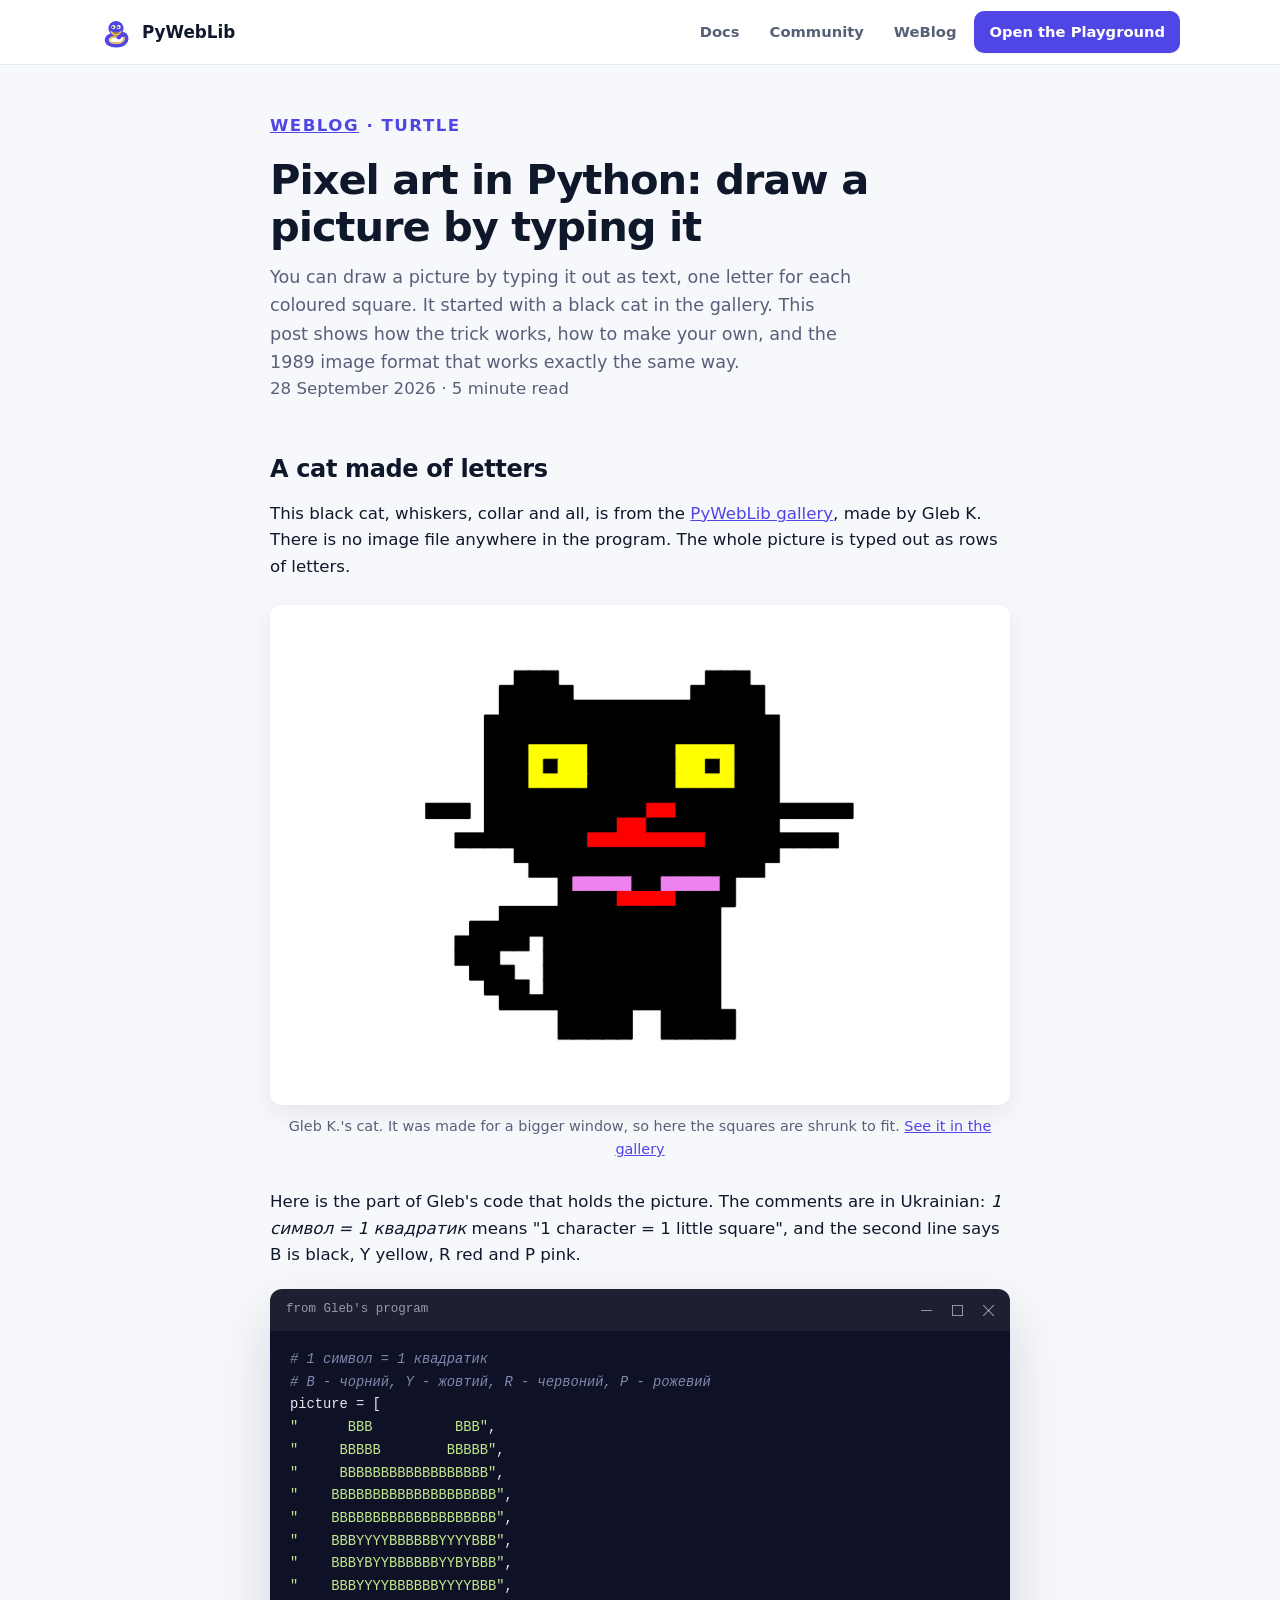
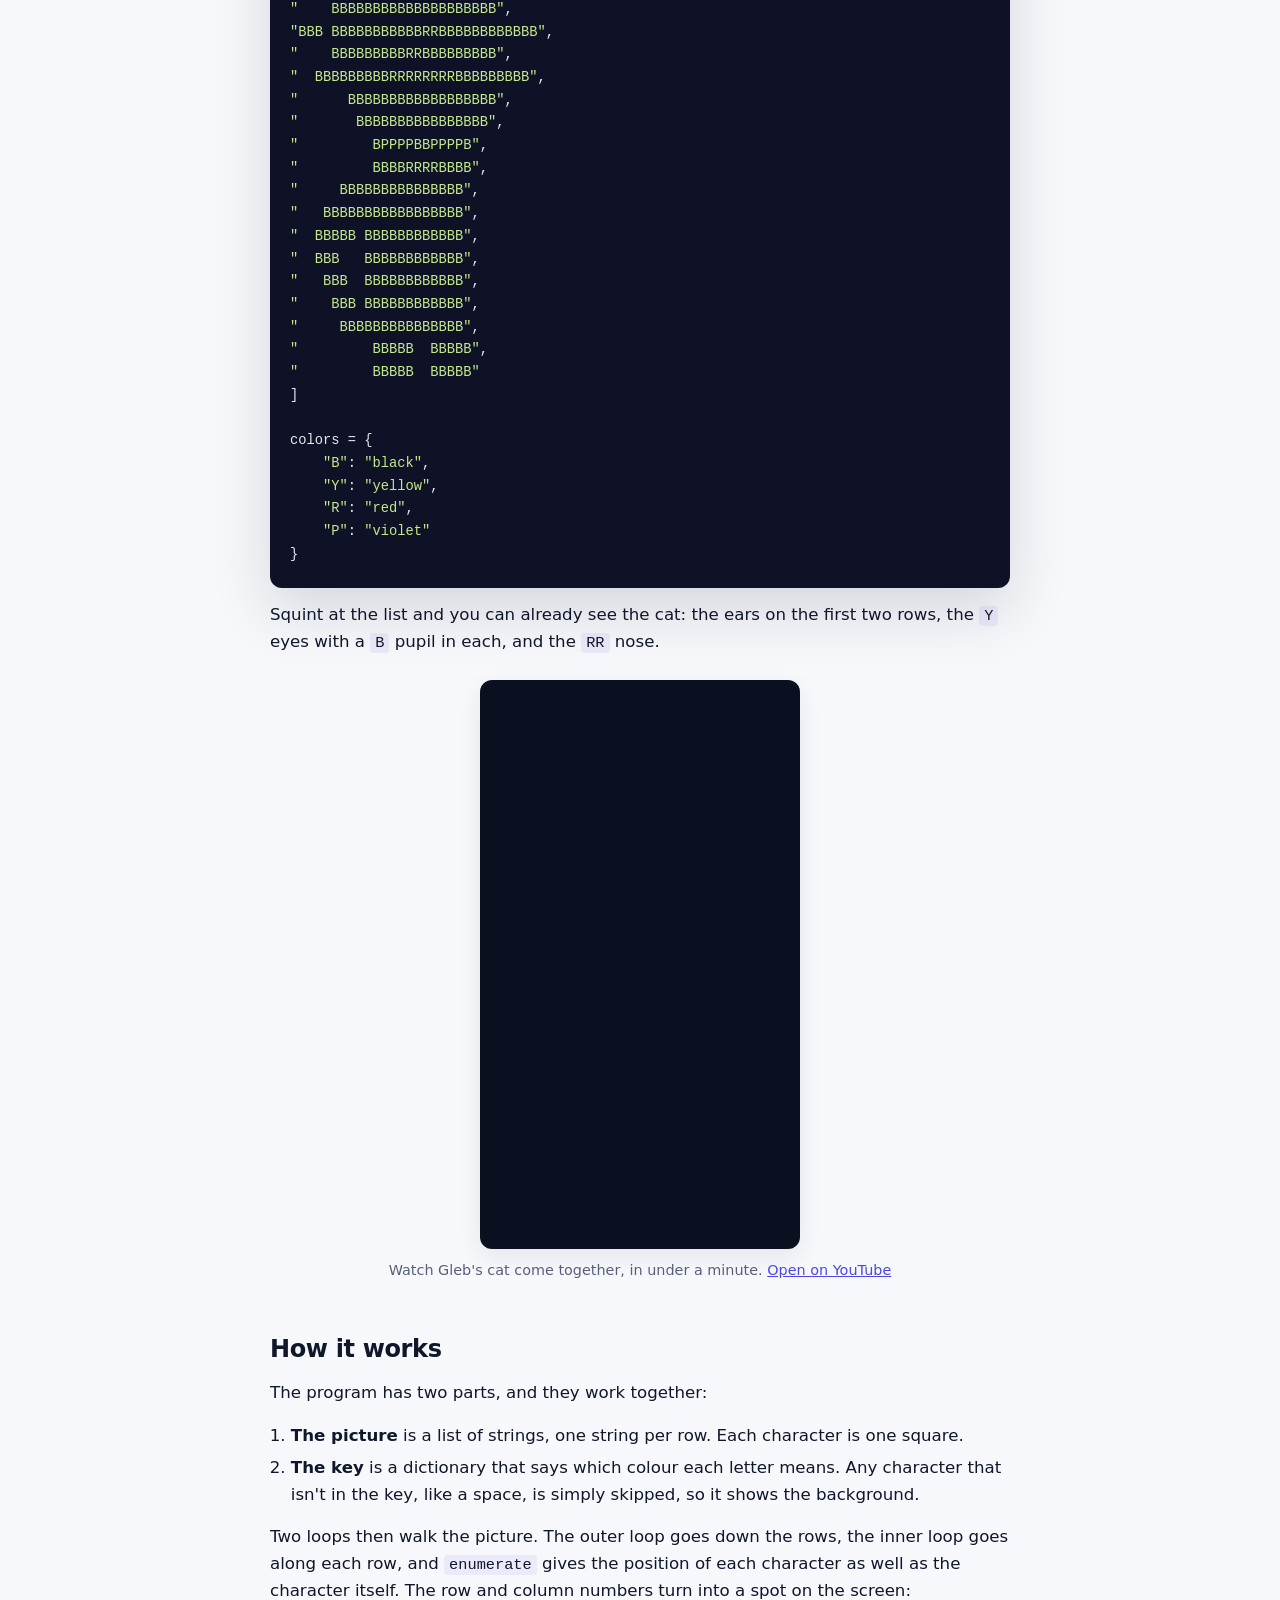
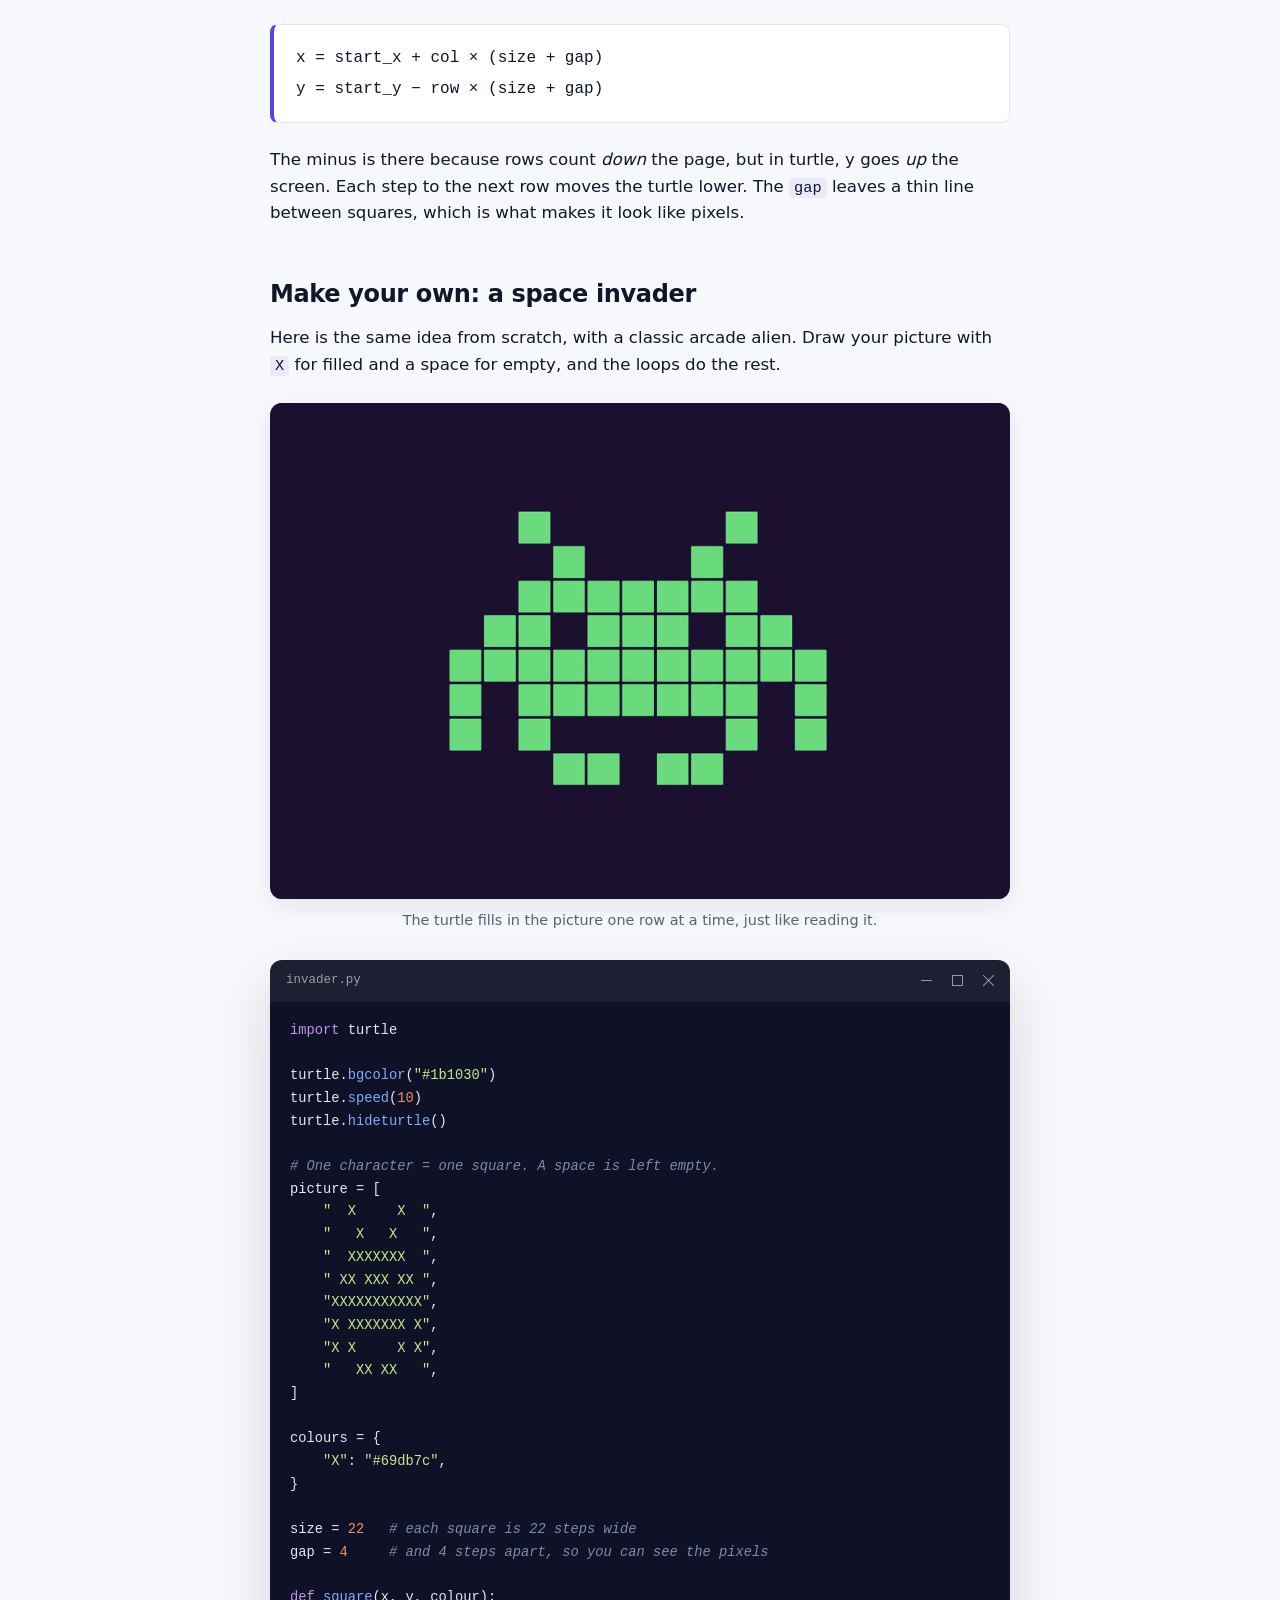
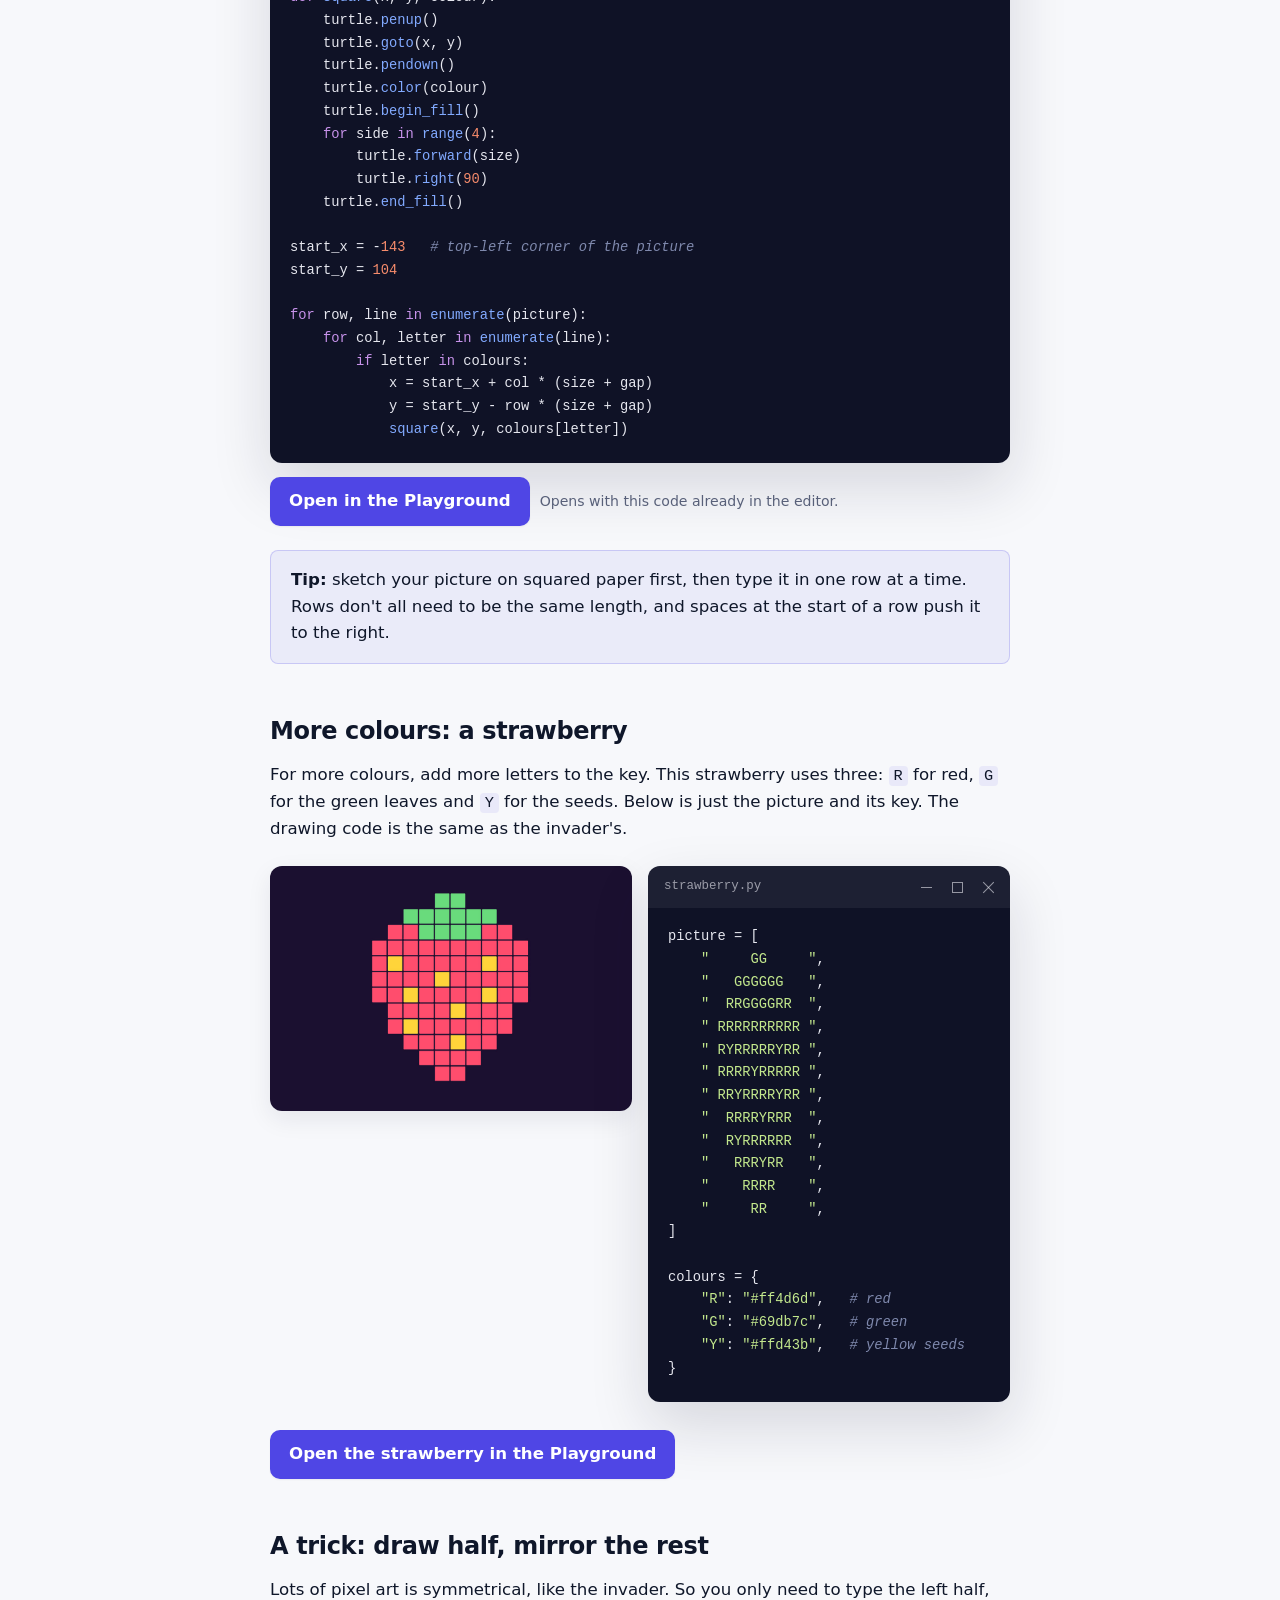
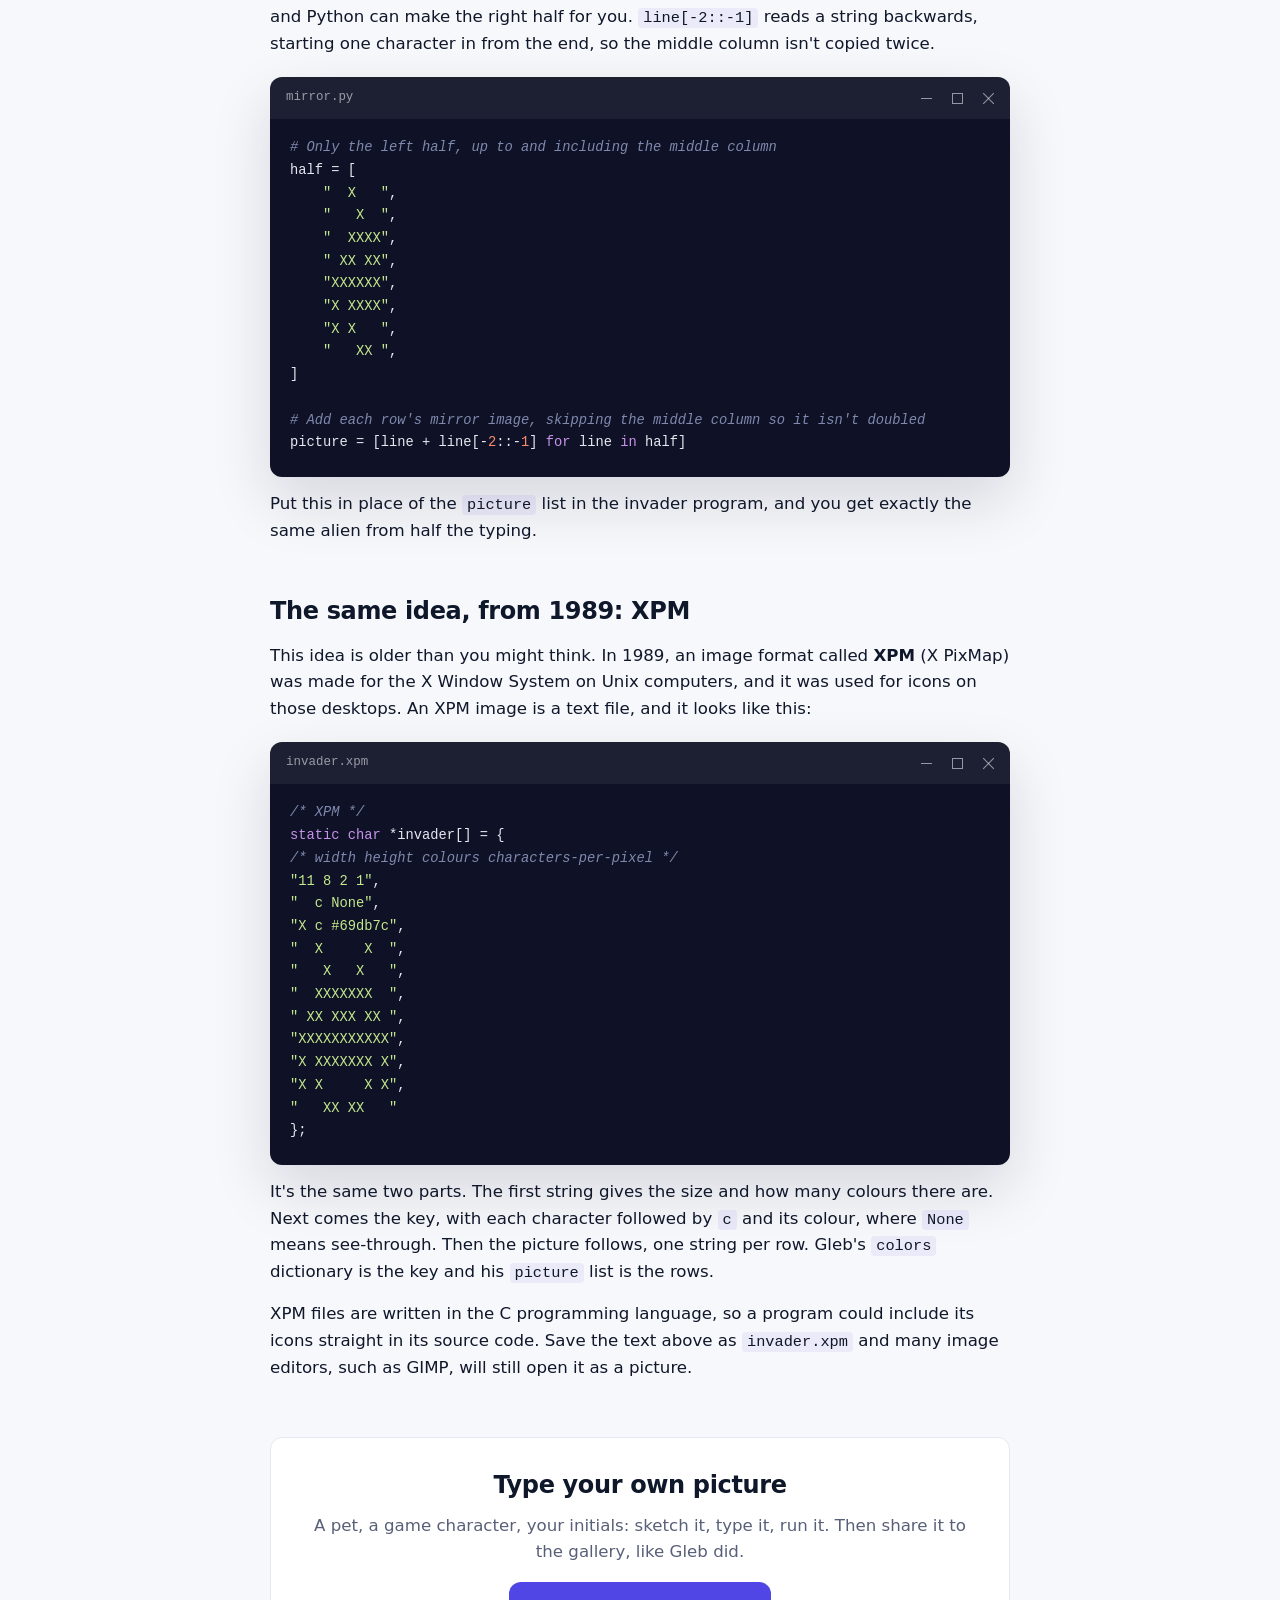
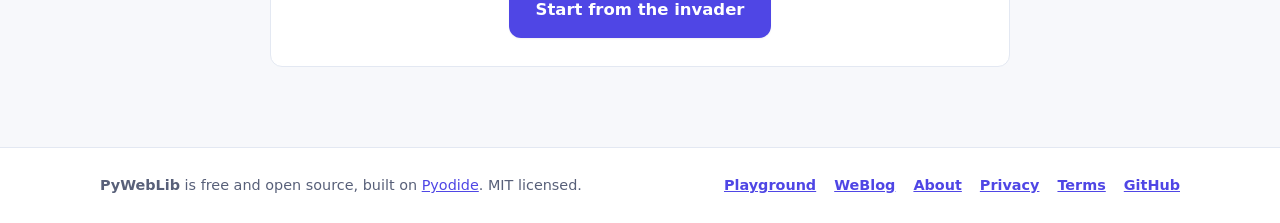
<file: weblog/python-pixel-art-from-text/index.html>
<!DOCTYPE html>
<html lang="en">
<head>
  <meta charset="UTF-8" />
  <meta name="viewport" content="width=device-width, initial-scale=1.0" />
  <title>Pixel art in Python: draw a picture by typing it | WeBlog</title>
  <meta name="description" content="Make pixel art in Python by typing the picture as text: one letter per coloured square. Starts with a black cat from the PyWebLib gallery, then a space invader, a strawberry, a mirror trick, and the 1989 image format that works the same way." />
  <link rel="canonical" href="https://pyweblib.org/weblog/python-pixel-art-from-text/" />
  <meta name="color-scheme" content="light dark" />
  <meta name="theme-color" content="#4f46e5" media="(prefers-color-scheme: light)" />
  <meta name="theme-color" content="#080b18" media="(prefers-color-scheme: dark)" />

  <meta property="og:type" content="article" />
  <meta property="og:site_name" content="PyWebLib" />
  <meta property="og:title" content="Pixel art in Python: draw a picture by typing it" />
  <meta property="og:description" content="One letter, one coloured square. A picture made of text, drawn with Python turtle." />
  <meta property="og:url" content="https://pyweblib.org/weblog/python-pixel-art-from-text/" />
  <meta property="og:image" content="https://pyweblib.org/weblog/python-pixel-art-from-text/card.png" />
  <meta property="og:image:width" content="1200" />
  <meta property="og:image:height" content="630" />
  <meta property="og:image:alt" content="A green pixel-art space invader drawn by Python turtle." />
  <meta property="article:published_time" content="2026-09-28" />
  <meta name="twitter:card" content="summary_large_image" />
  <meta name="twitter:title" content="Pixel art in Python: draw a picture by typing it" />
  <meta name="twitter:description" content="One letter, one coloured square. A picture made of text, drawn with Python turtle." />
  <meta name="twitter:image" content="https://pyweblib.org/weblog/python-pixel-art-from-text/card.png" />
  <meta name="twitter:image:alt" content="A green pixel-art space invader drawn by Python turtle." />

  <link rel="icon" href="/favicon.ico" sizes="any" />
  <link rel="icon" type="image/png" sizes="96x96" href="/favicon-96.png" />
  <link rel="icon" type="image/svg+xml" href="/favicon.svg" />
  <link rel="apple-touch-icon" href="/apple-touch-icon.png" />
  <link rel="manifest" href="/site.webmanifest" />
  <link rel="stylesheet" href="/styles.css" />
  <link rel="stylesheet" href="/weblog/weblog.css" />

  <script type="application/ld+json">
  {
    "@context": "https://schema.org",
    "@type": "BlogPosting",
    "headline": "Pixel art in Python: draw a picture by typing it",
    "description": "Make pixel art in Python by typing the picture as text, one letter per coloured square.",
    "image": "https://pyweblib.org/weblog/python-pixel-art-from-text/card.png",
    "datePublished": "2026-09-28",
    "dateModified": "2026-09-28",
    "mainEntityOfPage": "https://pyweblib.org/weblog/python-pixel-art-from-text/",
    "author": { "@type": "Organization", "name": "PyWebLib", "url": "https://pyweblib.org/" },
    "publisher": { "@id": "https://pyweblib.org/#org" },
    "isPartOf": { "@type": "Blog", "name": "WeBlog", "url": "https://pyweblib.org/weblog/" },
    "inLanguage": "en"
  }
  </script>
</head>
<body>
  <header class="site-header">
    <div class="container header-inner">
      <a href="/" class="logo">
        <img class="logo-mark" src="/favicon.svg" alt="" width="32" height="32" />
        <span>PyWebLib</span>
      </a>
      <nav class="site-nav" aria-label="Primary">
        <a class="header-link" href="https://play.pyweblib.org/docs/">Docs</a>
        <a class="header-link" href="https://play.pyweblib.org/community/">Community</a>
        <a class="header-link" href="/weblog/">WeBlog</a>
        <a class="btn btn-primary btn-nav" href="https://play.pyweblib.org/">Open the Playground</a>
      </nav>
    </div>
  </header>

  <main class="container">
    <article class="post">
      <header class="post-head">
        <p class="eyebrow"><a href="/weblog/">WeBlog</a> &middot; Turtle</p>
        <h1>Pixel art in Python: draw a picture by typing it</h1>
        <p class="lede">You can draw a picture by typing it out as text, one letter for each coloured square. It started with a black cat in the gallery. This post shows how the trick works, how to make your own, and the 1989 image format that works exactly the same way.</p>
        <p class="post-meta"><time datetime="2026-09-28">28 September 2026</time> &middot; 5 minute read</p>
      </header>

      <h2 id="cat">A cat made of letters</h2>
      <p>This black cat, whiskers, collar and all, is from the <a href="https://play.pyweblib.org/community/">PyWebLib gallery</a>, made by Gleb K. There is no image file anywhere in the program. The whole picture is typed out as rows of letters.</p>

      <figure class="fig">
        <img src="cat.jpg" alt="A pixel-art black cat with yellow eyes, whiskers, a pink collar and a curled tail, drawn by Python turtle." width="1044" height="706" />
        <figcaption>Gleb K.'s cat. It was made for a bigger window, so here the squares are shrunk to fit. <a href="https://play.pyweblib.org/game/?id=8d8531e8-402d-4c32-8c93-3845cdbda15a">See it in the gallery</a></figcaption>
      </figure>

      <p>Here is the part of Gleb's code that holds the picture. The comments are in Ukrainian: <em>1 символ = 1 квадратик</em> means "1 character = 1 little square", and the second line says B is black, Y yellow, R red and P pink.</p>

      <div class="hero-demo">
        <div class="demo-bar"><span class="demo-dot"></span><span class="demo-dot"></span><span class="demo-dot"></span><span class="demo-name">from Gleb's program</span></div>
        <pre class="demo-code"><code><span class="c"># 1 символ = 1 квадратик</span>
<span class="c"># B - чорний, Y - жовтий, R - червоний, P - рожевий</span>
picture = [
<span class="s">"      BBB          BBB"</span>,
<span class="s">"     BBBBB        BBBBB"</span>,
<span class="s">"     BBBBBBBBBBBBBBBBBB"</span>,
<span class="s">"    BBBBBBBBBBBBBBBBBBBB"</span>,
<span class="s">"    BBBBBBBBBBBBBBBBBBBB"</span>,
<span class="s">"    BBBYYYYBBBBBBYYYYBBB"</span>,
<span class="s">"    BBBYBYYBBBBBBYYBYBBB"</span>,
<span class="s">"    BBBYYYYBBBBBBYYYYBBB"</span>,
<span class="s">"    BBBBBBBBBBBBBBBBBBBB"</span>,
<span class="s">"BBB BBBBBBBBBBBRRBBBBBBBBBBBB"</span>,
<span class="s">"    BBBBBBBBBRRBBBBBBBBB"</span>,
<span class="s">"  BBBBBBBBBRRRRRRRRBBBBBBBBB"</span>,
<span class="s">"      BBBBBBBBBBBBBBBBBB"</span>,
<span class="s">"       BBBBBBBBBBBBBBBB"</span>,
<span class="s">"         BPPPPBBPPPPB"</span>,
<span class="s">"         BBBBRRRRBBBB"</span>,
<span class="s">"     BBBBBBBBBBBBBBB"</span>,
<span class="s">"   BBBBBBBBBBBBBBBBB"</span>,
<span class="s">"  BBBBB BBBBBBBBBBBB"</span>,
<span class="s">"  BBB   BBBBBBBBBBBB"</span>,
<span class="s">"   BBB  BBBBBBBBBBBB"</span>,
<span class="s">"    BBB BBBBBBBBBBBB"</span>,
<span class="s">"     BBBBBBBBBBBBBBB"</span>,
<span class="s">"         BBBBB  BBBBB"</span>,
<span class="s">"         BBBBB  BBBBB"</span>
]

colors = {
    <span class="s">"B"</span>: <span class="s">"black"</span>,
    <span class="s">"Y"</span>: <span class="s">"yellow"</span>,
    <span class="s">"R"</span>: <span class="s">"red"</span>,
    <span class="s">"P"</span>: <span class="s">"violet"</span>
}
</code></pre>
      </div>
      <p>Squint at the list and you can already see the cat: the ears on the first two rows, the <code>Y</code> eyes with a <code>B</code> pupil in each, and the <code>RR</code> nose.</p>

      <figure class="fig fig-short">
        <iframe src="https://www.youtube-nocookie.com/embed/hdH9mCA80AE" title="Gleb typed a cat: the program running, row by row" loading="lazy"
                allow="accelerometer; clipboard-write; encrypted-media; gyroscope; picture-in-picture; web-share"
                referrerpolicy="strict-origin-when-cross-origin" allowfullscreen></iframe>
        <figcaption>Watch Gleb's cat come together, in under a minute. <a href="https://www.youtube.com/shorts/hdH9mCA80AE">Open on YouTube</a></figcaption>
      </figure>

      <h2 id="how">How it works</h2>
      <p>The program has two parts, and they work together:</p>
      <ol>
        <li><strong>The picture</strong> is a list of strings, one string per row. Each character is one square.</li>
        <li><strong>The key</strong> is a dictionary that says which colour each letter means. Any character that isn't in the key, like a space, is simply skipped, so it shows the background.</li>
      </ol>
      <p>Two loops then walk the picture. The outer loop goes down the rows, the inner loop goes along each row, and <code>enumerate</code> gives the position of each character as well as the character itself. The row and column numbers turn into a spot on the screen:</p>
      <div class="formula">
        x = start_x + col &times; (size + gap)<br />
        y = start_y &minus; row &times; (size + gap)
      </div>
      <p>The minus is there because rows count <em>down</em> the page, but in turtle, y goes <em>up</em> the screen. Each step to the next row moves the turtle lower. The <code>gap</code> leaves a thin line between squares, which is what makes it look like pixels.</p>

      <h2 id="invader">Make your own: a space invader</h2>
      <p>Here is the same idea from scratch, with a classic arcade alien. Draw your picture with <code>X</code> for filled and a space for empty, and the loops do the rest.</p>

      <figure class="fig">
        <video autoplay muted loop playsinline preload="metadata" poster="invader.jpg" width="522" height="350"
               aria-label="Python turtle drawing a green space invader one square at a time, row by row.">
          <source src="invader.mp4" type="video/mp4" />
        </video>
        <figcaption>The turtle fills in the picture one row at a time, just like reading it.</figcaption>
      </figure>

      <div class="hero-demo">
        <div class="demo-bar"><span class="demo-dot"></span><span class="demo-dot"></span><span class="demo-dot"></span><span class="demo-name">invader.py</span></div>
        <pre class="demo-code"><code><span class="k">import</span> turtle

turtle.<span class="f">bgcolor</span>(<span class="s">"#1b1030"</span>)
turtle.<span class="f">speed</span>(<span class="n">10</span>)
turtle.<span class="f">hideturtle</span>()

<span class="c"># One character = one square. A space is left empty.</span>
picture = [
    <span class="s">"  X     X  "</span>,
    <span class="s">"   X   X   "</span>,
    <span class="s">"  XXXXXXX  "</span>,
    <span class="s">" XX XXX XX "</span>,
    <span class="s">"XXXXXXXXXXX"</span>,
    <span class="s">"X XXXXXXX X"</span>,
    <span class="s">"X X     X X"</span>,
    <span class="s">"   XX XX   "</span>,
]

colours = {
    <span class="s">"X"</span>: <span class="s">"#69db7c"</span>,
}

size = <span class="n">22</span>   <span class="c"># each square is 22 steps wide</span>
gap = <span class="n">4</span>     <span class="c"># and 4 steps apart, so you can see the pixels</span>

<span class="k">def</span> <span class="f">square</span>(x, y, colour):
    turtle.<span class="f">penup</span>()
    turtle.<span class="f">goto</span>(x, y)
    turtle.<span class="f">pendown</span>()
    turtle.<span class="f">color</span>(colour)
    turtle.<span class="f">begin_fill</span>()
    <span class="k">for</span> side <span class="k">in</span> <span class="f">range</span>(<span class="n">4</span>):
        turtle.<span class="f">forward</span>(size)
        turtle.<span class="f">right</span>(<span class="n">90</span>)
    turtle.<span class="f">end_fill</span>()

start_x = -<span class="n">143</span>   <span class="c"># top-left corner of the picture</span>
start_y = <span class="n">104</span>

<span class="k">for</span> row, line <span class="k">in</span> <span class="f">enumerate</span>(picture):
    <span class="k">for</span> col, letter <span class="k">in</span> <span class="f">enumerate</span>(line):
        <span class="k">if</span> letter <span class="k">in</span> colours:
            x = start_x + col * (size + gap)
            y = start_y - row * (size + gap)
            <span class="f">square</span>(x, y, colours[letter])
</code></pre>
      </div>
      <p class="open-row">
        <a class="btn btn-primary" href="https://play.pyweblib.org/#code=[base64]">Open in the Playground</a>
        <span class="note">Opens with this code already in the editor.</span>
      </p>

      <div class="callout">
        <p><strong>Tip:</strong> sketch your picture on squared paper first, then type it in one row at a time. Rows don't all need to be the same length, and spaces at the start of a row push it to the right.</p>
      </div>

      <h2 id="colours">More colours: a strawberry</h2>
      <p>For more colours, add more letters to the key. This strawberry uses three: <code>R</code> for red, <code>G</code> for the green leaves and <code>Y</code> for the seeds. Below is just the picture and its key. The drawing code is the same as the invader's.</p>

      <div class="fig-pair">
        <figure class="fig">
          <img src="strawberry.jpg" alt="A pixel-art strawberry with green leaves and yellow seeds, drawn by Python turtle." width="1044" height="706" loading="lazy" />
        </figure>
        <div class="hero-demo" style="margin:0">
          <div class="demo-bar"><span class="demo-dot"></span><span class="demo-dot"></span><span class="demo-dot"></span><span class="demo-name">strawberry.py</span></div>
          <pre class="demo-code"><code>picture = [
    <span class="s">"     GG     "</span>,
    <span class="s">"   GGGGGG   "</span>,
    <span class="s">"  RRGGGGRR  "</span>,
    <span class="s">" RRRRRRRRRR "</span>,
    <span class="s">" RYRRRRRYRR "</span>,
    <span class="s">" RRRRYRRRRR "</span>,
    <span class="s">" RRYRRRRYRR "</span>,
    <span class="s">"  RRRRYRRR  "</span>,
    <span class="s">"  RYRRRRRR  "</span>,
    <span class="s">"   RRRYRR   "</span>,
    <span class="s">"    RRRR    "</span>,
    <span class="s">"     RR     "</span>,
]

colours = {
    <span class="s">"R"</span>: <span class="s">"#ff4d6d"</span>,   <span class="c"># red</span>
    <span class="s">"G"</span>: <span class="s">"#69db7c"</span>,   <span class="c"># green</span>
    <span class="s">"Y"</span>: <span class="s">"#ffd43b"</span>,   <span class="c"># yellow seeds</span>
}
</code></pre>
        </div>
      </div>
      <p class="open-row">
        <a class="btn btn-primary" href="https://play.pyweblib.org/#code=[base64]">Open the strawberry in the Playground</a>
      </p>

      <h2 id="mirror">A trick: draw half, mirror the rest</h2>
      <p>Lots of pixel art is symmetrical, like the invader. So you only need to type the left half, and Python can make the right half for you. <code>line[-2::-1]</code> reads a string backwards, starting one character in from the end, so the middle column isn't copied twice.</p>
      <div class="hero-demo">
        <div class="demo-bar"><span class="demo-dot"></span><span class="demo-dot"></span><span class="demo-dot"></span><span class="demo-name">mirror.py</span></div>
        <pre class="demo-code"><code><span class="c"># Only the left half, up to and including the middle column</span>
half = [
    <span class="s">"  X   "</span>,
    <span class="s">"   X  "</span>,
    <span class="s">"  XXXX"</span>,
    <span class="s">" XX XX"</span>,
    <span class="s">"XXXXXX"</span>,
    <span class="s">"X XXXX"</span>,
    <span class="s">"X X   "</span>,
    <span class="s">"   XX "</span>,
]

<span class="c"># Add each row's mirror image, skipping the middle column so it isn't doubled</span>
picture = [line + line[-<span class="n">2</span>::-<span class="n">1</span>] <span class="k">for</span> line <span class="k">in</span> half]
</code></pre>
      </div>
      <p>Put this in place of the <code>picture</code> list in the invader program, and you get exactly the same alien from half the typing.</p>

      <h2 id="xpm">The same idea, from 1989: XPM</h2>
      <p>This idea is older than you might think. In 1989, an image format called <strong>XPM</strong> (X PixMap) was made for the X Window System on Unix computers, and it was used for icons on those desktops. An XPM image is a text file, and it looks like this:</p>
      <div class="hero-demo">
        <div class="demo-bar"><span class="demo-dot"></span><span class="demo-dot"></span><span class="demo-dot"></span><span class="demo-name">invader.xpm</span></div>
        <pre class="demo-code"><code><span class="c">/* XPM */</span>
<span class="k">static char</span> *invader[] = {
<span class="c">/* width height colours characters-per-pixel */</span>
<span class="s">"11 8 2 1"</span>,
<span class="s">"  c None"</span>,
<span class="s">"X c #69db7c"</span>,
<span class="s">"  X     X  "</span>,
<span class="s">"   X   X   "</span>,
<span class="s">"  XXXXXXX  "</span>,
<span class="s">" XX XXX XX "</span>,
<span class="s">"XXXXXXXXXXX"</span>,
<span class="s">"X XXXXXXX X"</span>,
<span class="s">"X X     X X"</span>,
<span class="s">"   XX XX   "</span>
};</code></pre>
      </div>
      <p>It's the same two parts. The first string gives the size and how many colours there are. Next comes the key, with each character followed by <code>c</code> and its colour, where <code>None</code> means see-through. Then the picture follows, one string per row. Gleb's <code>colors</code> dictionary is the key and his <code>picture</code> list is the rows.</p>
      <p>XPM files are written in the C programming language, so a program could include its icons straight in its source code. Save the text above as <code>invader.xpm</code> and many image editors, such as GIMP, will still open it as a picture.</p>

      <section class="post-end">
        <h2>Type your own picture</h2>
        <p>A pet, a game character, your initials: sketch it, type it, run it. Then share it to the gallery, like Gleb did.</p>
        <a class="btn btn-primary btn-lg" href="https://play.pyweblib.org/#code=[base64]">Start from the invader</a>
      </section>
    </article>
  </main>

  <footer class="site-footer">
    <div class="container footer-inner">
      <p>
        <strong>PyWebLib</strong> is free and open source, built on
        <a href="https://pyodide.org" target="_blank" rel="noopener">Pyodide</a>. MIT licensed.
      </p>
      <nav class="footer-nav" aria-label="Footer">
        <a href="https://play.pyweblib.org/">Playground</a>
        <a href="/weblog/">WeBlog</a>
        <a href="https://play.pyweblib.org/about/">About</a>
        <a href="https://play.pyweblib.org/privacy/">Privacy</a>
        <a href="https://play.pyweblib.org/terms/">Terms</a>
        <a href="https://github.com/SebastianHagemeyer/PyWebLib">GitHub</a>
      </nav>
    </div>
  </footer>

  <!-- Cloudflare Web Analytics, same beacon and token as the front page. -->
  <script type="module" src="https://static.cloudflareinsights.com/beacon.min.js"
          data-cf-beacon='{"token": "df284b0e1a81489eb9474fb01cad7f34"}'></script>
</body>
</html>
</file>
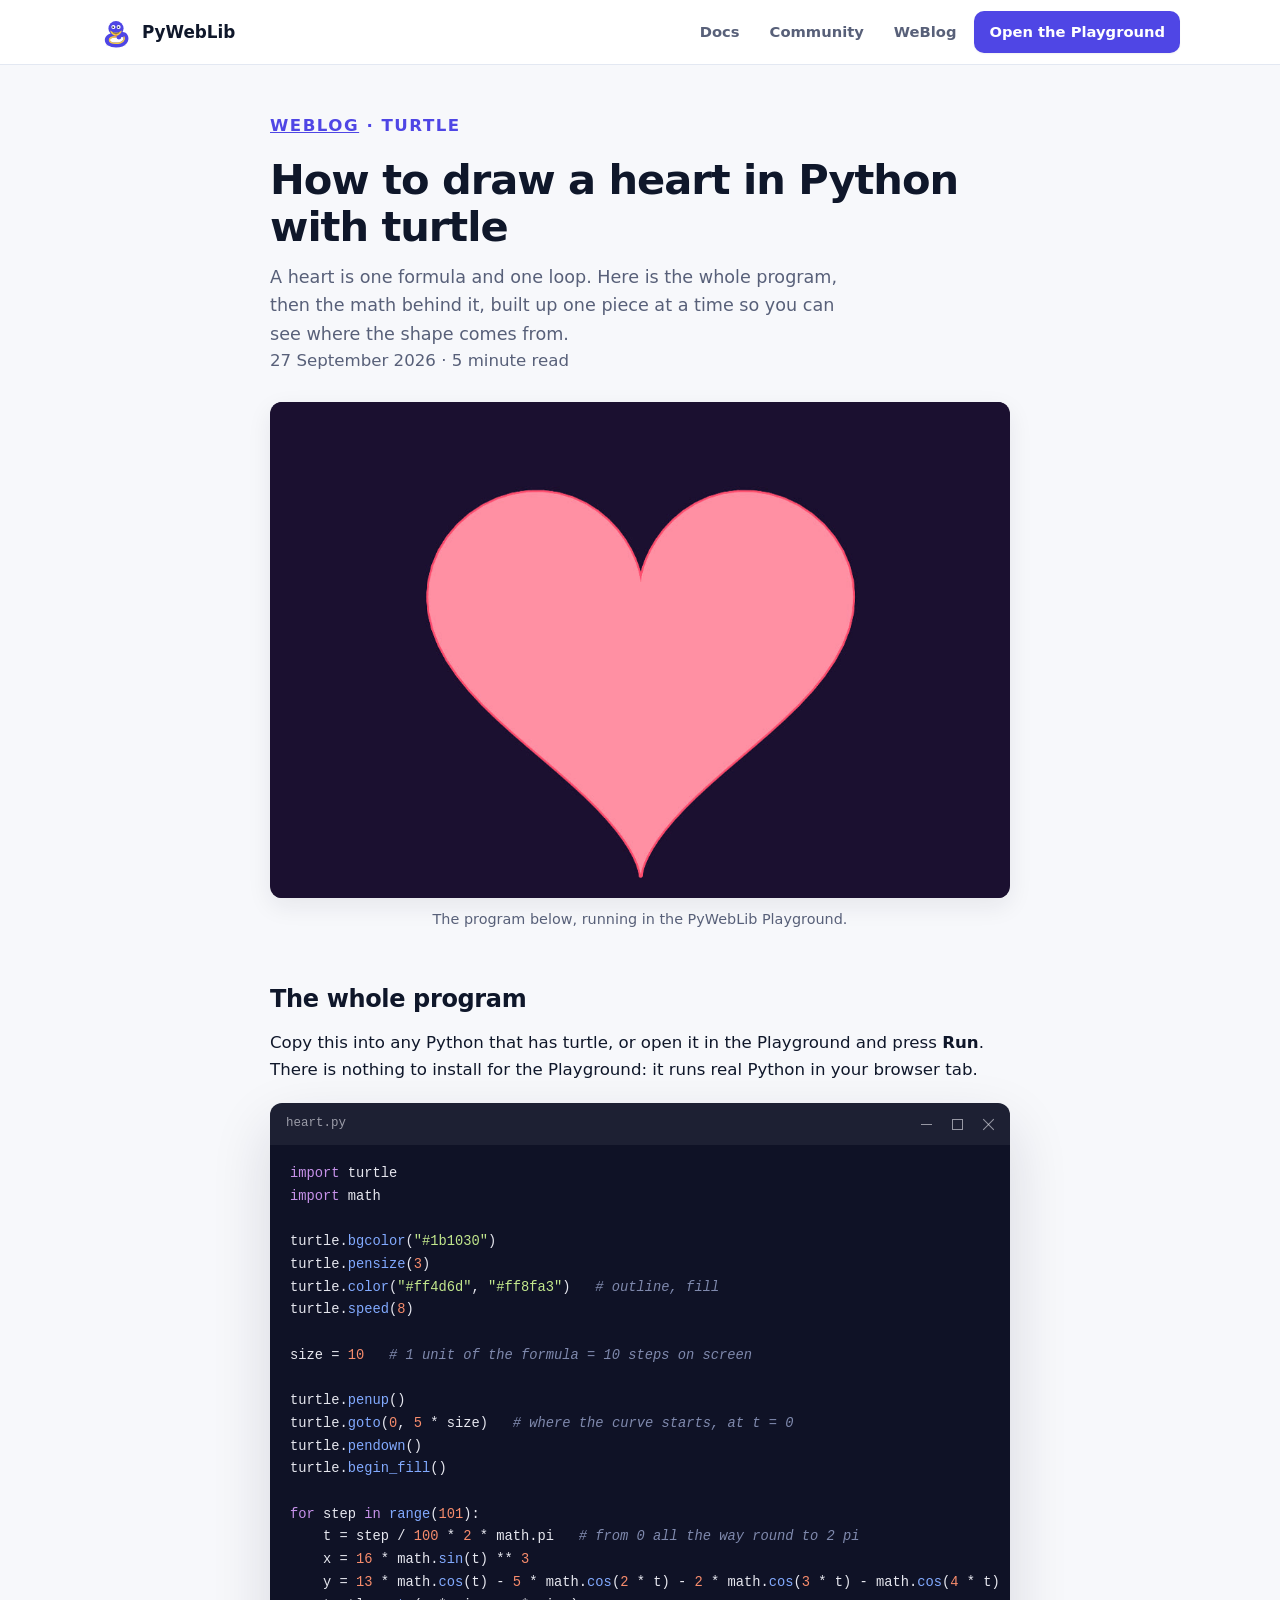
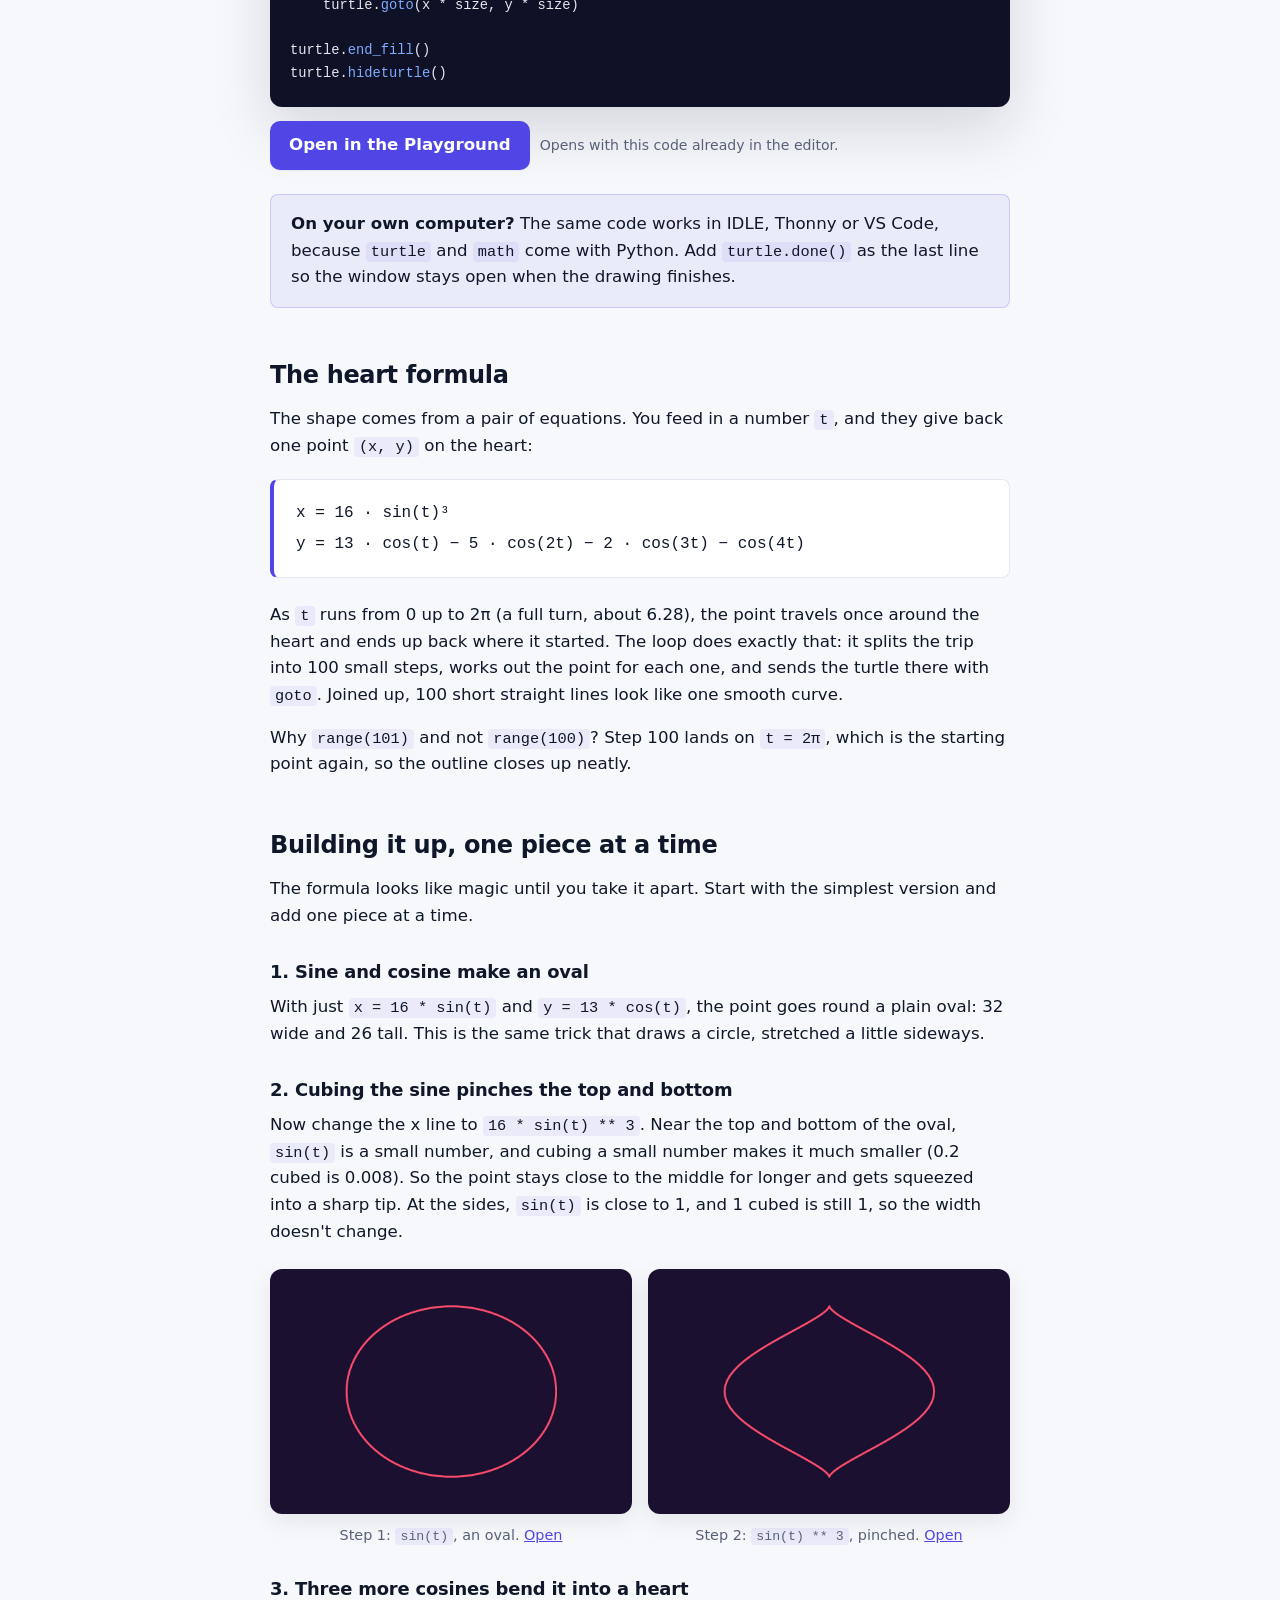
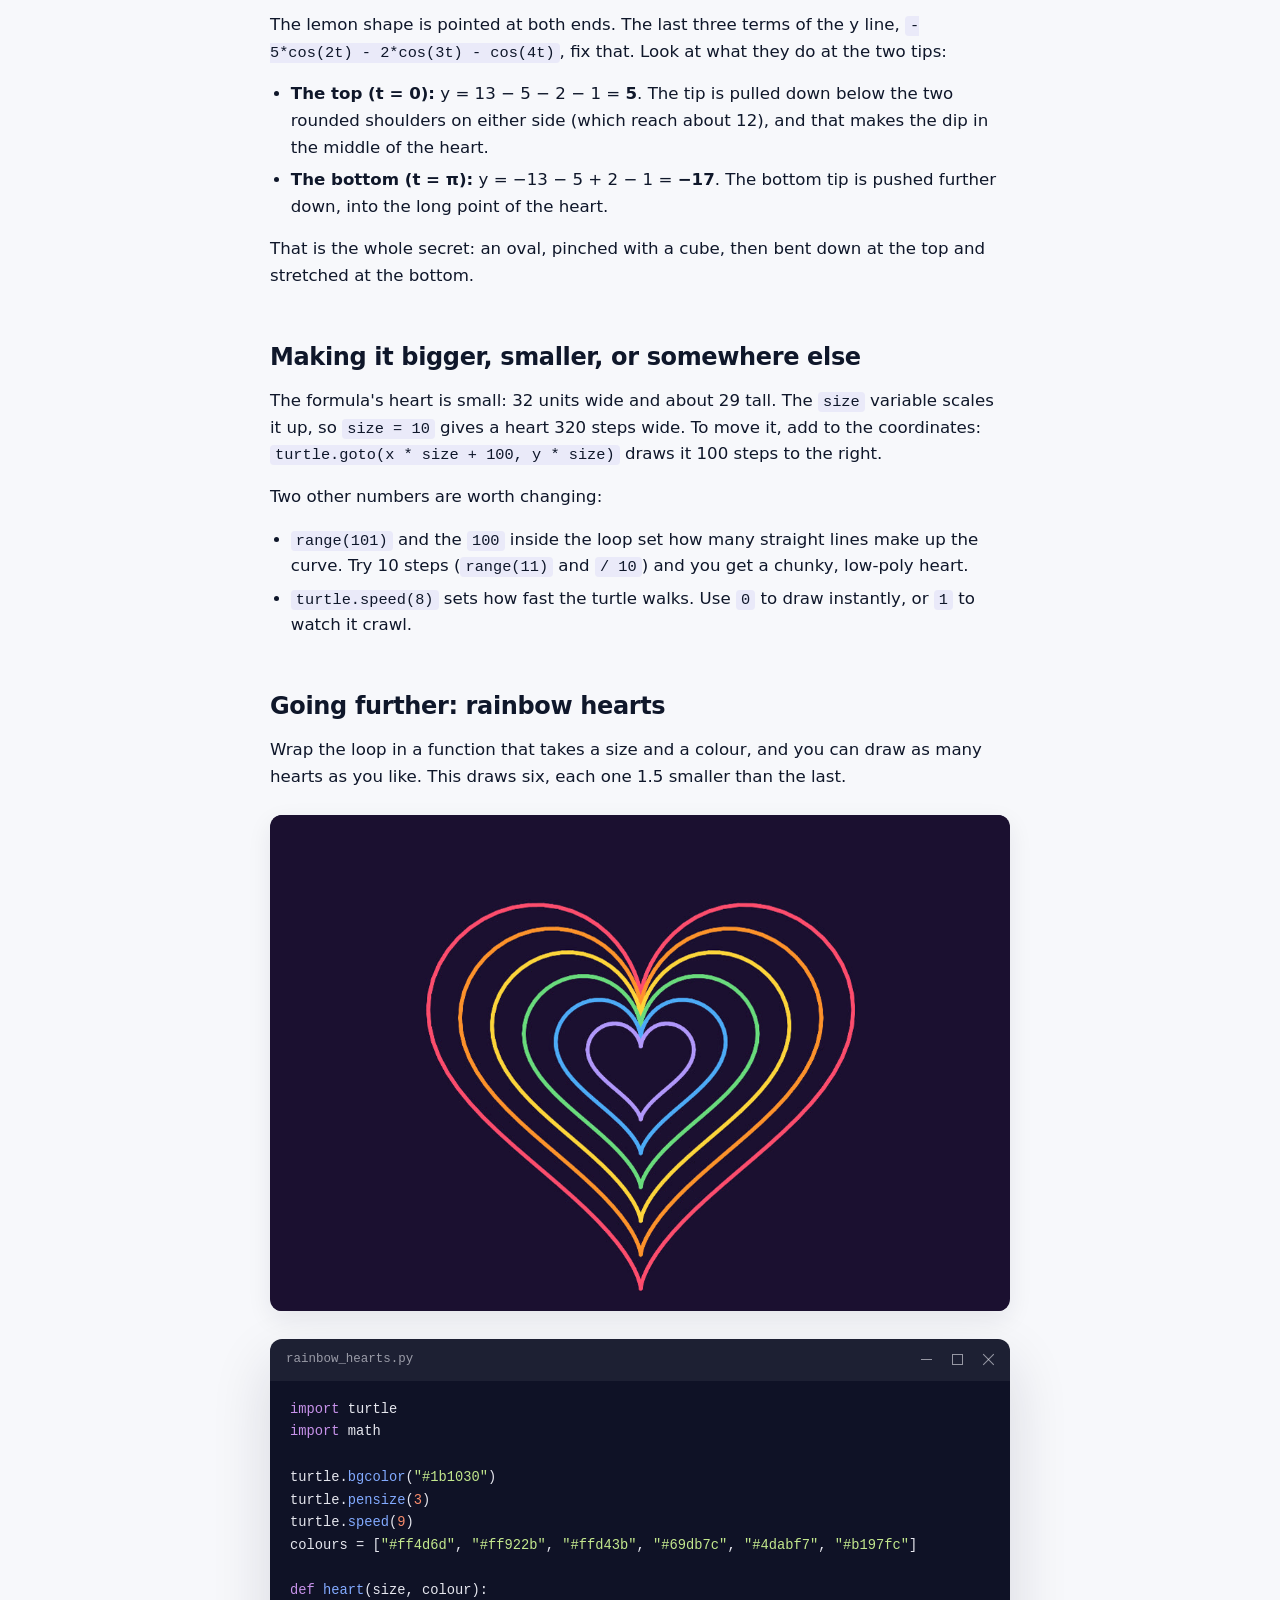
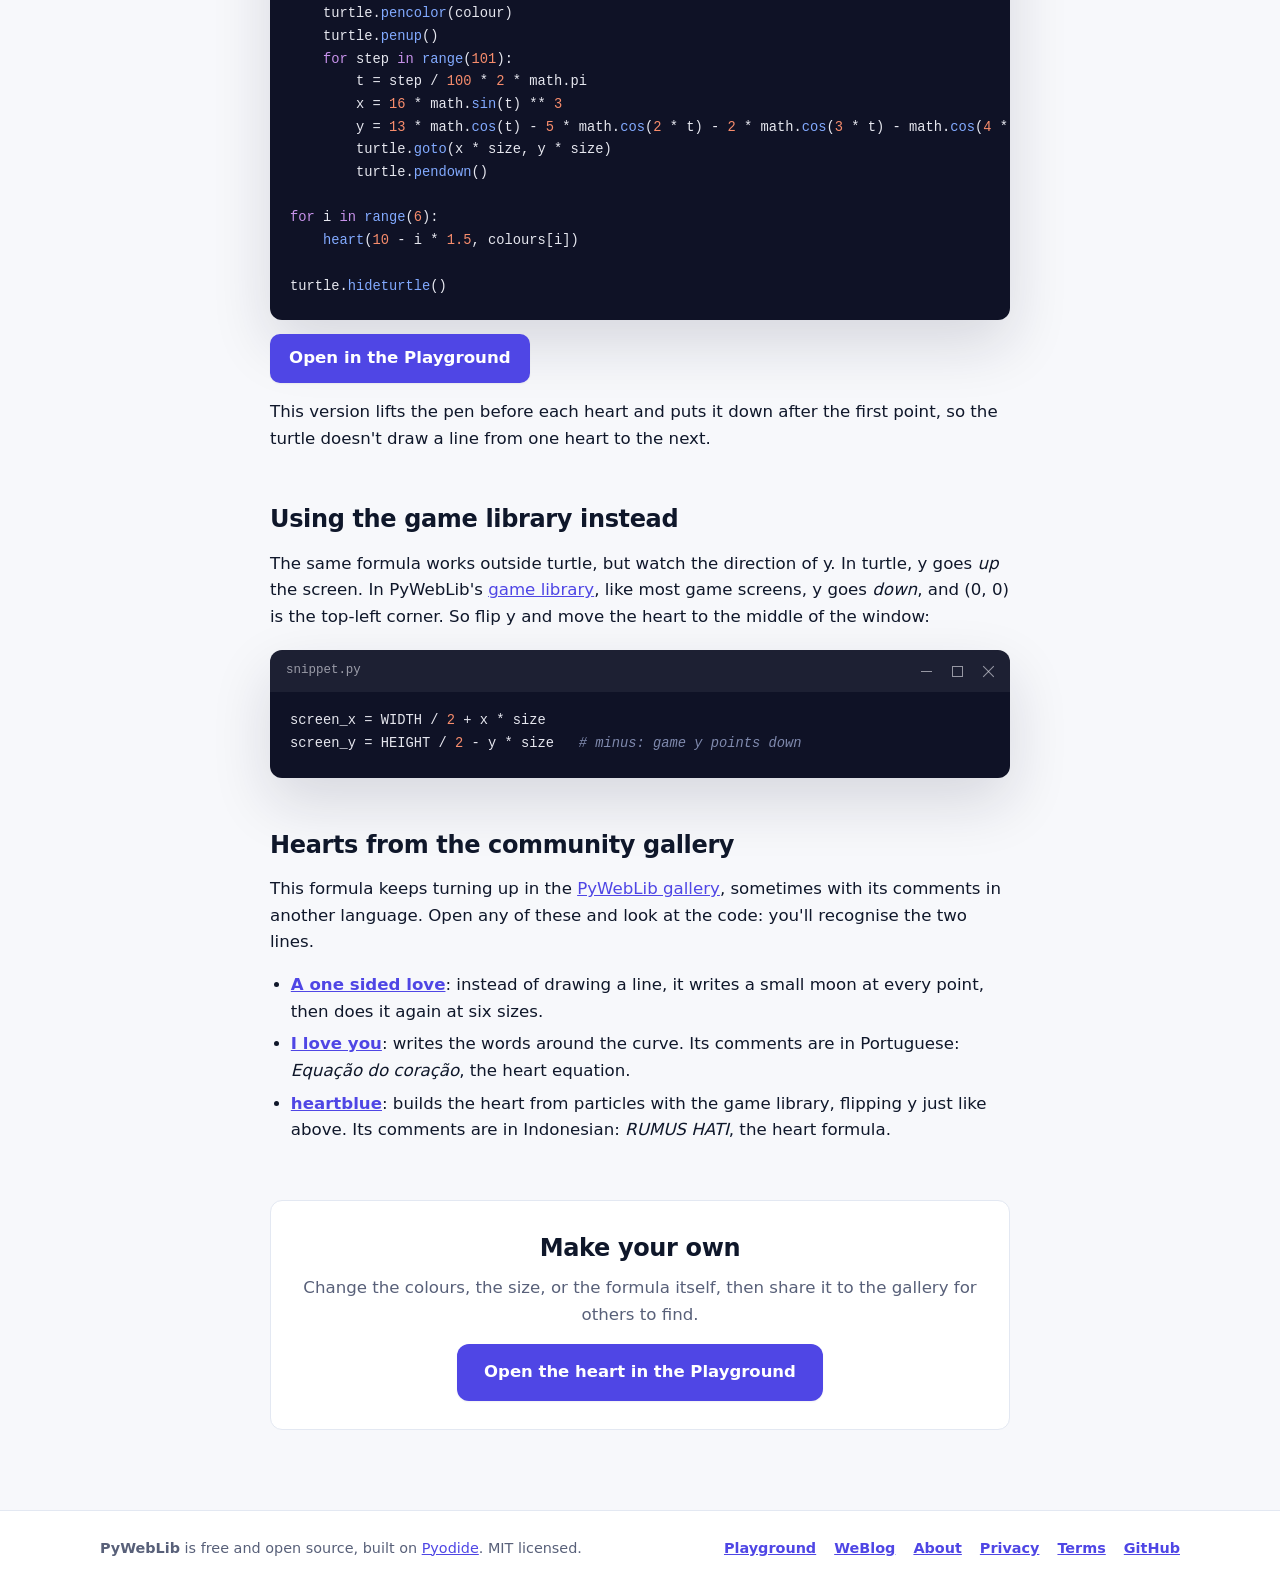
<file: weblog/python-turtle-heart/index.html>
<!DOCTYPE html>
<html lang="en">
<head>
  <meta charset="UTF-8" />
  <meta name="viewport" content="width=device-width, initial-scale=1.0" />
  <title>How to draw a heart in Python with turtle (and why the math works) | WeBlog</title>
  <meta name="description" content="Draw a heart in Python with turtle using one formula and a loop. The full code, a step-by-step build from oval to heart, a rainbow version, and how to run it in your browser or on your own computer." />
  <link rel="canonical" href="https://pyweblib.org/weblog/python-turtle-heart/" />
  <meta name="color-scheme" content="light dark" />
  <meta name="theme-color" content="#4f46e5" media="(prefers-color-scheme: light)" />
  <meta name="theme-color" content="#080b18" media="(prefers-color-scheme: dark)" />

  <meta property="og:type" content="article" />
  <meta property="og:site_name" content="PyWebLib" />
  <meta property="og:title" content="How to draw a heart in Python with turtle" />
  <meta property="og:description" content="One formula, one loop, and the math behind it. Copy the code or open it in the browser, nothing to install." />
  <meta property="og:url" content="https://pyweblib.org/weblog/python-turtle-heart/" />
  <meta property="og:image" content="https://pyweblib.org/weblog/python-turtle-heart/card.png" />
  <meta property="og:image:width" content="1200" />
  <meta property="og:image:height" content="630" />
  <meta property="og:image:alt" content="Six rainbow-coloured hearts nested inside each other, drawn by Python turtle." />
  <meta property="article:published_time" content="2026-09-27" />
  <meta name="twitter:card" content="summary_large_image" />
  <meta name="twitter:title" content="How to draw a heart in Python with turtle" />
  <meta name="twitter:description" content="One formula, one loop, and the math behind it. Copy the code or open it in the browser, nothing to install." />
  <meta name="twitter:image" content="https://pyweblib.org/weblog/python-turtle-heart/card.png" />
  <meta name="twitter:image:alt" content="Six rainbow-coloured hearts nested inside each other, drawn by Python turtle." />

  <link rel="icon" href="/favicon.ico" sizes="any" />
  <link rel="icon" type="image/png" sizes="96x96" href="/favicon-96.png" />
  <link rel="icon" type="image/svg+xml" href="/favicon.svg" />
  <link rel="apple-touch-icon" href="/apple-touch-icon.png" />
  <link rel="manifest" href="/site.webmanifest" />
  <link rel="stylesheet" href="/styles.css" />
  <link rel="stylesheet" href="/weblog/weblog.css" />

  <script type="application/ld+json">
  {
    "@context": "https://schema.org",
    "@type": "BlogPosting",
    "headline": "How to draw a heart in Python with turtle (and why the math works)",
    "description": "Draw a heart in Python with turtle using one formula and a loop, with a step-by-step build from oval to heart.",
    "image": "https://pyweblib.org/weblog/python-turtle-heart/card.png",
    "datePublished": "2026-09-27",
    "dateModified": "2026-09-27",
    "mainEntityOfPage": "https://pyweblib.org/weblog/python-turtle-heart/",
    "author": { "@type": "Organization", "name": "PyWebLib", "url": "https://pyweblib.org/" },
    "publisher": { "@id": "https://pyweblib.org/#org" },
    "isPartOf": { "@type": "Blog", "name": "WeBlog", "url": "https://pyweblib.org/weblog/" },
    "inLanguage": "en"
  }
  </script>
</head>
<body>
  <header class="site-header">
    <div class="container header-inner">
      <a href="/" class="logo">
        <img class="logo-mark" src="/favicon.svg" alt="" width="32" height="32" />
        <span>PyWebLib</span>
      </a>
      <nav class="site-nav" aria-label="Primary">
        <a class="header-link" href="https://play.pyweblib.org/docs/">Docs</a>
        <a class="header-link" href="https://play.pyweblib.org/community/">Community</a>
        <a class="header-link" href="/weblog/">WeBlog</a>
        <a class="btn btn-primary btn-nav" href="https://play.pyweblib.org/">Open the Playground</a>
      </nav>
    </div>
  </header>

  <main class="container">
    <article class="post">
      <header class="post-head">
        <p class="eyebrow"><a href="/weblog/">WeBlog</a> &middot; Turtle</p>
        <h1>How to draw a heart in Python with turtle</h1>
        <p class="lede">A heart is one formula and one loop. Here is the whole program, then the math behind it, built up one piece at a time so you can see where the shape comes from.</p>
        <p class="post-meta"><time datetime="2026-09-27">27 September 2026</time> &middot; 5 minute read</p>
      </header>

      <figure class="fig">
        <video autoplay muted loop playsinline preload="metadata" poster="heart.jpg" width="522" height="350"
               aria-label="Python turtle tracing the outline of a heart, then filling it pink.">
          <source src="heart.mp4" type="video/mp4" />
        </video>
        <figcaption>The program below, running in the PyWebLib Playground.</figcaption>
      </figure>

      <h2 id="code">The whole program</h2>
      <p>Copy this into any Python that has turtle, or open it in the Playground and press <strong>Run</strong>. There is nothing to install for the Playground: it runs real Python in your browser tab.</p>

      <div class="hero-demo">
        <div class="demo-bar"><span class="demo-dot"></span><span class="demo-dot"></span><span class="demo-dot"></span><span class="demo-name">heart.py</span></div>
        <pre class="demo-code"><code><span class="k">import</span> turtle
<span class="k">import</span> math

turtle.<span class="f">bgcolor</span>(<span class="s">"#1b1030"</span>)
turtle.<span class="f">pensize</span>(<span class="n">3</span>)
turtle.<span class="f">color</span>(<span class="s">"#ff4d6d"</span>, <span class="s">"#ff8fa3"</span>)   <span class="c"># outline, fill</span>
turtle.<span class="f">speed</span>(<span class="n">8</span>)

size = <span class="n">10</span>   <span class="c"># 1 unit of the formula = 10 steps on screen</span>

turtle.<span class="f">penup</span>()
turtle.<span class="f">goto</span>(<span class="n">0</span>, <span class="n">5</span> * size)   <span class="c"># where the curve starts, at t = 0</span>
turtle.<span class="f">pendown</span>()
turtle.<span class="f">begin_fill</span>()

<span class="k">for</span> step <span class="k">in</span> <span class="f">range</span>(<span class="n">101</span>):
    t = step / <span class="n">100</span> * <span class="n">2</span> * math.pi   <span class="c"># from 0 all the way round to 2 pi</span>
    x = <span class="n">16</span> * math.<span class="f">sin</span>(t) ** <span class="n">3</span>
    y = <span class="n">13</span> * math.<span class="f">cos</span>(t) - <span class="n">5</span> * math.<span class="f">cos</span>(<span class="n">2</span> * t) - <span class="n">2</span> * math.<span class="f">cos</span>(<span class="n">3</span> * t) - math.<span class="f">cos</span>(<span class="n">4</span> * t)
    turtle.<span class="f">goto</span>(x * size, y * size)

turtle.<span class="f">end_fill</span>()
turtle.<span class="f">hideturtle</span>()
</code></pre>
      </div>
      <p class="open-row">
        <a class="btn btn-primary" href="https://play.pyweblib.org/#code=[base64]">Open in the Playground</a>
        <span class="note">Opens with this code already in the editor.</span>
      </p>

      <div class="callout">
        <p><strong>On your own computer?</strong> The same code works in IDLE, Thonny or VS Code, because <code>turtle</code> and <code>math</code> come with Python. Add <code>turtle.done()</code> as the last line so the window stays open when the drawing finishes.</p>
      </div>

      <h2 id="formula">The heart formula</h2>
      <p>The shape comes from a pair of equations. You feed in a number <code>t</code>, and they give back one point <code>(x, y)</code> on the heart:</p>
      <div class="formula">
        x = 16 &middot; sin(t)&sup3;<br />
        y = 13 &middot; cos(t) &minus; 5 &middot; cos(2t) &minus; 2 &middot; cos(3t) &minus; cos(4t)
      </div>
      <p>As <code>t</code> runs from 0 up to 2&pi; (a full turn, about 6.28), the point travels once around the heart and ends up back where it started. The loop does exactly that: it splits the trip into 100 small steps, works out the point for each one, and sends the turtle there with <code>goto</code>. Joined up, 100 short straight lines look like one smooth curve.</p>
      <p>Why <code>range(101)</code> and not <code>range(100)</code>? Step 100 lands on <code>t = 2&pi;</code>, which is the starting point again, so the outline closes up neatly.</p>

      <h2 id="build">Building it up, one piece at a time</h2>
      <p>The formula looks like magic until you take it apart. Start with the simplest version and add one piece at a time.</p>

      <h3>1. Sine and cosine make an oval</h3>
      <p>With just <code>x = 16 * sin(t)</code> and <code>y = 13 * cos(t)</code>, the point goes round a plain oval: 32 wide and 26 tall. This is the same trick that draws a circle, stretched a little sideways.</p>

      <h3>2. Cubing the sine pinches the top and bottom</h3>
      <p>Now change the x line to <code>16 * sin(t) ** 3</code>. Near the top and bottom of the oval, <code>sin(t)</code> is a small number, and cubing a small number makes it much smaller (0.2 cubed is 0.008). So the point stays close to the middle for longer and gets squeezed into a sharp tip. At the sides, <code>sin(t)</code> is close to 1, and 1 cubed is still 1, so the width doesn't change.</p>

      <div class="fig-pair">
        <figure class="fig">
          <img src="oval.jpg" alt="A red oval drawn by Python turtle." width="1044" height="706" loading="lazy" />
          <figcaption>Step 1: <code>sin(t)</code>, an oval. <a href="https://play.pyweblib.org/#code=[base64]">Open</a></figcaption>
        </figure>
        <figure class="fig">
          <img src="cubed.jpg" alt="A lemon shape, pointed at the top and bottom, drawn by Python turtle." width="1044" height="706" loading="lazy" />
          <figcaption>Step 2: <code>sin(t) ** 3</code>, pinched. <a href="https://play.pyweblib.org/#code=[base64]">Open</a></figcaption>
        </figure>
      </div>

      <h3>3. Three more cosines bend it into a heart</h3>
      <p>The lemon shape is pointed at both ends. The last three terms of the y line, <code>- 5*cos(2t) - 2*cos(3t) - cos(4t)</code>, fix that. Look at what they do at the two tips:</p>
      <ul>
        <li><strong>The top (t = 0):</strong> y = 13 &minus; 5 &minus; 2 &minus; 1 = <strong>5</strong>. The tip is pulled down below the two rounded shoulders on either side (which reach about 12), and that makes the dip in the middle of the heart.</li>
        <li><strong>The bottom (t = &pi;):</strong> y = &minus;13 &minus; 5 + 2 &minus; 1 = <strong>&minus;17</strong>. The bottom tip is pushed further down, into the long point of the heart.</li>
      </ul>
      <p>That is the whole secret: an oval, pinched with a cube, then bent down at the top and stretched at the bottom.</p>

      <h2 id="size">Making it bigger, smaller, or somewhere else</h2>
      <p>The formula's heart is small: 32 units wide and about 29 tall. The <code>size</code> variable scales it up, so <code>size = 10</code> gives a heart 320 steps wide. To move it, add to the coordinates: <code>turtle.goto(x * size + 100, y * size)</code> draws it 100 steps to the right.</p>
      <p>Two other numbers are worth changing:</p>
      <ul>
        <li><code>range(101)</code> and the <code>100</code> inside the loop set how many straight lines make up the curve. Try 10 steps (<code>range(11)</code> and <code>/ 10</code>) and you get a chunky, low-poly heart.</li>
        <li><code>turtle.speed(8)</code> sets how fast the turtle walks. Use <code>0</code> to draw instantly, or <code>1</code> to watch it crawl.</li>
      </ul>

      <h2 id="rainbow">Going further: rainbow hearts</h2>
      <p>Wrap the loop in a function that takes a size and a colour, and you can draw as many hearts as you like. This draws six, each one 1.5 smaller than the last.</p>

      <figure class="fig">
        <video autoplay muted loop playsinline preload="metadata" poster="rainbow.jpg" width="522" height="350"
               aria-label="Python turtle drawing six nested hearts in rainbow colours, from the outside in.">
          <source src="rainbow.mp4" type="video/mp4" />
        </video>
      </figure>

      <div class="hero-demo">
        <div class="demo-bar"><span class="demo-dot"></span><span class="demo-dot"></span><span class="demo-dot"></span><span class="demo-name">rainbow_hearts.py</span></div>
        <pre class="demo-code"><code><span class="k">import</span> turtle
<span class="k">import</span> math

turtle.<span class="f">bgcolor</span>(<span class="s">"#1b1030"</span>)
turtle.<span class="f">pensize</span>(<span class="n">3</span>)
turtle.<span class="f">speed</span>(<span class="n">9</span>)
colours = [<span class="s">"#ff4d6d"</span>, <span class="s">"#ff922b"</span>, <span class="s">"#ffd43b"</span>, <span class="s">"#69db7c"</span>, <span class="s">"#4dabf7"</span>, <span class="s">"#b197fc"</span>]

<span class="k">def</span> <span class="f">heart</span>(size, colour):
    turtle.<span class="f">pencolor</span>(colour)
    turtle.<span class="f">penup</span>()
    <span class="k">for</span> step <span class="k">in</span> <span class="f">range</span>(<span class="n">101</span>):
        t = step / <span class="n">100</span> * <span class="n">2</span> * math.pi
        x = <span class="n">16</span> * math.<span class="f">sin</span>(t) ** <span class="n">3</span>
        y = <span class="n">13</span> * math.<span class="f">cos</span>(t) - <span class="n">5</span> * math.<span class="f">cos</span>(<span class="n">2</span> * t) - <span class="n">2</span> * math.<span class="f">cos</span>(<span class="n">3</span> * t) - math.<span class="f">cos</span>(<span class="n">4</span> * t)
        turtle.<span class="f">goto</span>(x * size, y * size)
        turtle.<span class="f">pendown</span>()

<span class="k">for</span> i <span class="k">in</span> <span class="f">range</span>(<span class="n">6</span>):
    <span class="f">heart</span>(<span class="n">10</span> - i * <span class="n">1.5</span>, colours[i])

turtle.<span class="f">hideturtle</span>()
</code></pre>
      </div>
      <p class="open-row">
        <a class="btn btn-primary" href="https://play.pyweblib.org/#code=[base64]">Open in the Playground</a>
      </p>
      <p>This version lifts the pen before each heart and puts it down after the first point, so the turtle doesn't draw a line from one heart to the next.</p>

      <h2 id="game">Using the game library instead</h2>
      <p>The same formula works outside turtle, but watch the direction of y. In turtle, y goes <em>up</em> the screen. In PyWebLib's <a href="https://play.pyweblib.org/docs/game/">game library</a>, like most game screens, y goes <em>down</em>, and (0, 0) is the top-left corner. So flip y and move the heart to the middle of the window:</p>
      <div class="hero-demo">
        <div class="demo-bar"><span class="demo-dot"></span><span class="demo-dot"></span><span class="demo-dot"></span><span class="demo-name">snippet.py</span></div>
        <pre class="demo-code"><code>screen_x = WIDTH / <span class="n">2</span> + x * size
screen_y = HEIGHT / <span class="n">2</span> - y * size   <span class="c"># minus: game y points down</span></code></pre>
      </div>

      <h2 id="gallery">Hearts from the community gallery</h2>
      <p>This formula keeps turning up in the <a href="https://play.pyweblib.org/community/">PyWebLib gallery</a>, sometimes with its comments in another language. Open any of these and look at the code: you'll recognise the two lines.</p>
      <ul>
        <li><a href="https://play.pyweblib.org/game/?id=0b9e2fff-8f3f-447c-857c-ad0c08720ff9"><strong>A one sided love</strong></a>: instead of drawing a line, it writes a small moon at every point, then does it again at six sizes.</li>
        <li><a href="https://play.pyweblib.org/game/?id=fa9bc2c3-12ac-4ac3-bd8e-b3bd541d4b85"><strong>I love you</strong></a>: writes the words around the curve. Its comments are in Portuguese: <em>Equa&ccedil;&atilde;o do cora&ccedil;&atilde;o</em>, the heart equation.</li>
        <li><a href="https://play.pyweblib.org/game/?id=14be1187-ca63-40dd-8496-eb24d05f88d7"><strong>heartblue</strong></a>: builds the heart from particles with the game library, flipping y just like above. Its comments are in Indonesian: <em>RUMUS HATI</em>, the heart formula.</li>
      </ul>

      <section class="post-end">
        <h2>Make your own</h2>
        <p>Change the colours, the size, or the formula itself, then share it to the gallery for others to find.</p>
        <a class="btn btn-primary btn-lg" href="https://play.pyweblib.org/#code=[base64]">Open the heart in the Playground</a>
      </section>
    </article>
  </main>

  <footer class="site-footer">
    <div class="container footer-inner">
      <p>
        <strong>PyWebLib</strong> is free and open source, built on
        <a href="https://pyodide.org" target="_blank" rel="noopener">Pyodide</a>. MIT licensed.
      </p>
      <nav class="footer-nav" aria-label="Footer">
        <a href="https://play.pyweblib.org/">Playground</a>
        <a href="/weblog/">WeBlog</a>
        <a href="https://play.pyweblib.org/about/">About</a>
        <a href="https://play.pyweblib.org/privacy/">Privacy</a>
        <a href="https://play.pyweblib.org/terms/">Terms</a>
        <a href="https://github.com/SebastianHagemeyer/PyWebLib">GitHub</a>
      </nav>
    </div>
  </footer>

  <!-- Cloudflare Web Analytics, same beacon and token as the front page. -->
  <script type="module" src="https://static.cloudflareinsights.com/beacon.min.js"
          data-cf-beacon='{"token": "df284b0e1a81489eb9474fb01cad7f34"}'></script>
</body>
</html>
</file>
<file: styles.css>
/* PyWebLib landing page (pyweblib.org).
   Standalone by design: the app at play.pyweblib.org has its own much larger
   stylesheet, and this page should never have to load it. The tokens below are
   copied from that site so the two look like one product. */

:root {
  --bg: #f7f8fb;
  --surface: #ffffff;
  --text: #0f172a;
  --muted: #586079;
  --border: #e3e8f2;
  --primary: #4f46e5;
  --primary-dark: #4338ca;
  --accent: #ffd43b;
  --accent-ink: #1e1b4b;
  --code-bg: #0f1226;
  --code-text: #e6e7ef;
  --shadow-sm: 0 1px 2px rgba(20, 22, 50, 0.06);
  --shadow-md: 0 8px 24px rgba(20, 22, 50, 0.08);
  --shadow-lg: 0 24px 60px rgba(20, 22, 50, 0.14);
  --radius: 12px;
  --radius-sm: 8px;
}

/* Dark theme, driven entirely by the OS setting. No toggle by design: it just
   follows the system, exactly like the app at play.pyweblib.org. Same token
   names as the light palette above, so every rule that reads a var() flips
   for free; only the handful of tokens that need to change are redefined. */
@media (prefers-color-scheme: dark) {
  :root {
    --bg: #080b18;
    --surface: #141a2e;
    --text: #e8eaf3;
    --muted: #9aa3bd;
    --border: #262d44;
    --primary: #818cf8;
    --code-bg: #0c0f22;
    --shadow-sm: 0 1px 2px rgba(0, 0, 0, 0.40);
    --shadow-md: 0 8px 24px rgba(0, 0, 0, 0.45);
    --shadow-lg: 0 24px 60px rgba(0, 0, 0, 0.55);
  }
  /* The filled button reads --primary for its fill and pairs it with white
     text. On a dark page --primary is lightened for legible links, which is
     too pale behind white, so the button keeps its own saturated indigo. */
  /* .btn doubled up so this outranks the base .btn-primary rule further down,
     which would otherwise win on source order and undo it. */
  .btn.btn-primary { background: #4f46e5; }
  .btn.btn-primary:hover { background: #4338ca; }
  /* The ink-tinted hairline vanishes on a dark page; lift it to a light one. */
  .what-else { border-color: rgba(255, 255, 255, 0.16); }
}

* { box-sizing: border-box; }

body {
  margin: 0;
  background: var(--bg);
  color: var(--text);
  font-family: system-ui, -apple-system, "Segoe UI", Roboto, Helvetica, Arial, sans-serif;
  line-height: 1.6;
  -webkit-font-smoothing: antialiased;
}

.container { width: 100%; max-width: 1120px; margin: 0 auto; padding: 0 20px; }

a { color: var(--primary); }

code {
  font-family: ui-monospace, SFMono-Regular, Menlo, Consolas, monospace;
  font-size: 0.92em;
  background: rgba(79, 70, 229, 0.08);
  border-radius: 4px;
  padding: 1px 5px;
}

/* ---------------------------------------------------------------- header */
.site-header {
  background: var(--surface);
  border-bottom: 1px solid var(--border);
  position: sticky; top: 0; z-index: 20;
}
.header-inner { display: flex; align-items: center; gap: 20px; height: 64px; }
.logo {
  display: inline-flex; align-items: center; gap: 10px;
  font-weight: 700; font-size: 1.05rem; color: var(--text); text-decoration: none;
}
.logo-mark { display: block; }
.site-nav { margin-left: auto; display: flex; align-items: center; gap: 6px; }
.header-link {
  color: var(--muted); text-decoration: none; font-weight: 600; font-size: 0.92rem;
  padding: 8px 12px; border-radius: var(--radius-sm);
}
.header-link:hover { color: var(--text); background: var(--bg); }

/* ---------------------------------------------------------------- buttons */
.btn {
  display: inline-flex; align-items: center; justify-content: center; gap: 8px;
  font: inherit; font-weight: 650; text-decoration: none; cursor: pointer;
  padding: 10px 18px; border-radius: 10px; border: 1px solid transparent;
  transition: transform 0.06s ease, background 0.15s ease, border-color 0.15s ease;
}
.btn:active { transform: translateY(1px); }
.btn-primary { background: var(--primary); color: #fff; box-shadow: var(--shadow-sm); }
.btn-primary:hover { background: var(--primary-dark); }
.btn-ghost { background: var(--surface); color: var(--text); border-color: var(--border); }
.btn-ghost:hover { border-color: var(--muted); }
.btn-nav { padding: 8px 14px; font-size: 0.92rem; }
.btn-lg { padding: 14px 26px; font-size: 1.03rem; border-radius: 12px; }

/* ---------------------------------------------------------------- hero */
.hero {
  background:
    radial-gradient(1100px 420px at 12% -10%, rgba(79, 70, 229, 0.13), transparent 62%),
    radial-gradient(760px 340px at 92% 0%, rgba(255, 212, 59, 0.20), transparent 60%),
    var(--surface);
  border-bottom: 1px solid var(--border);
  padding: 72px 0 84px;
}
.hero-inner {
  display: grid; grid-template-columns: minmax(0, 1fr) minmax(0, 1fr);
  gap: 56px; align-items: center;
}
.eyebrow {
  margin: 0 0 12px; text-transform: uppercase; letter-spacing: 0.09em;
  font-size: 0.76rem; font-weight: 700; color: var(--primary);
}
.hero h1 {
  margin: 0 0 18px; font-size: clamp(2.1rem, 5vw, 3.3rem);
  line-height: 1.12; letter-spacing: -0.02em; font-weight: 800;
}
/* The highlighted last line gets extra space above it, but only there, not
   between the first two lines. box-decoration-break paints the highlight's
   yellow background up into the line above, and against the tight heading
   leading that box clipped the descender of "your". A one-time margin on this
   line (rather than a looser line-height on the whole h1) buys the descenders
   clearance while "Real Python." / "In your browser." keep their tight rhythm. */
/* Two separate jobs, and they are not interchangeable.
   line-height 1.34 stops the block overflowing ITS OWN line: an inline
     background covers the font content area (~1.32em here), so a 1.12em line
     cannot hold it. Measured threshold 1.28; 1.34 leaves room for other fonts.
     It lives here rather than on the h1 so "Real Python." and "In your
     browser." keep their tight 1.12 rhythm.
   margin-top 0.25em stops the block hitting the line ABOVE. The y of "your"
     hangs below its own 1.12em line box, and the leading above does not push it
     clear. Measured clearance to that descender: 0.10em -> -0.2px (cuts the y),
     0.16em -> 2.1px, 0.25em -> 5.6px. Do not trim this to buy space. */
.hl-line { display: block; margin-top: 0.25em; line-height: 1.34; }
/* Full height, not a highlighter stripe. The gradient version only painted the
   bottom 38%, leaving the tops of the letters floating over the page.

   NO VERTICAL PADDING, deliberately, and this is the part that took several
   goes to get right. An inline box paints its background over its FONT box, and
   vertical padding on an inline element does not grow the line box: it just
   spills outside it. So a padded highlight always pokes out of the h1 and up
   into the line above, however the leading is tuned. Sweeping the h1 through
   line-heights 1.12 to 1.50 shrank the spill from 11.1px to 1.3px but never
   removed it, and every value still clipped at some width.

   Without the padding the block is exactly the text's em box, which is the full
   height that was wanted anyway, and it is contained at every width. Clearance
   from "In your browser." above comes from .hl-line's margin-top. */
.hl {
  background: var(--accent); color: var(--accent-ink);
  padding: 0 0.16em; border-radius: 5px;
  box-decoration-break: clone; -webkit-box-decoration-break: clone;
}
.lede { margin: 0 0 26px; font-size: 1.08rem; color: var(--muted); max-width: 52ch; }
.lede code { background: rgba(79, 70, 229, 0.1); }
.cta-row { display: flex; flex-wrap: wrap; gap: 12px; }
.cta-note { margin: 14px 0 0; font-size: 0.88rem; color: var(--muted); }

/* Flip card: the game running on the front, the program that makes it on the
   back. Both faces are absolutely positioned inside a fixed aspect ratio, so
   they are exactly the same size and the card cannot jump as it turns. */
/* Height is the title bar plus a 4:3 video, and a percentage padding-top
   resolves against the WIDTH, so calc(75% + var(--shot-bar)) is exact at every
   card width. A fixed aspect-ratio could not be: the bar is a constant number
   of pixels and the card is not, so the two drifted apart as the hero resized
   and the video area stopped matching the clip. Both faces are absolutely
   positioned inside this box, so they stay the same size and the card cannot
   jump as it turns. */
.flip {
  --shot-bar: 35px;
  perspective: 1400px; cursor: pointer; border-radius: var(--radius);
  position: relative; padding-top: calc(75% + var(--shot-bar));
}
.flip:focus-visible { outline: 3px solid var(--primary); outline-offset: 4px; }
.flip-inner {
  position: absolute; inset: 0; transform-style: preserve-3d;
  transition: transform 0.75s cubic-bezier(0.2, 0.7, 0.3, 1);
}
/* Hover ONLY where hover is real. A touch browser fakes :hover on tap and keeps
   it until you tap something else, so with a bare .flip:hover rule the first tap
   flips the card and every tap after it does nothing: the class toggles off but
   the phantom :hover still matches. Gating on (hover: hover) leaves touch
   entirely to .is-flipped, which does toggle. */
@media (hover: hover) and (pointer: fine) {
  .flip:hover .flip-inner { transform: rotateY(180deg); }
}
.flip:focus-visible .flip-inner,
.flip.is-flipped .flip-inner { transform: rotateY(180deg); }

.flip-face {
  position: absolute; inset: 0;
  backface-visibility: hidden; -webkit-backface-visibility: hidden;
  border-radius: var(--radius); overflow: hidden; box-shadow: var(--shadow-lg);
}
/* The clip is now the canvas and nothing else, every one of them 4:3, and the
   window frame around it is the .shot markup below. Card height is bar + a 4:3
   video, so the video area matches the clip exactly and there is no letterbox
   to hide and nothing to crop. */
.flip-front { background: #0b1020; }
.shot { display: flex; flex-direction: column; height: 100%; }
.shot-bar {
  /* Pinned, because .flip reserves exactly this much room for it. */
  flex: 0 0 auto; height: var(--shot-bar, 35px); box-sizing: border-box;
  display: flex; align-items: center; justify-content: space-between;
  gap: 8px; padding: 0 12px; background: #151a2e;
  border-bottom: 1px solid rgba(255, 255, 255, 0.07);
  font-family: ui-monospace, SFMono-Regular, Menlo, Consolas, monospace;
  font-size: 0.72rem; color: #9aa3c0; letter-spacing: 0.01em;
}
.shot-fs { color: #6f7899; flex: 0 0 auto; }
.shot video {
  flex: 1 1 auto; min-height: 0; width: 100%; height: 100%;
  object-fit: cover; display: block; background: #0b1020;
  /* Card height is calc(75% + 35px), so the video's computed height lands on a
     fractional pixel and its bottom edge stops a hair short of the rounded
     corner, letting a light seam show under the clip. Overshoot by a pixel; the
     face's overflow: hidden + border-radius clips it clean. */
  margin-bottom: -1px;
}
.flip-back { transform: rotateY(180deg); }
.flip-back .hero-demo { height: 100%; border-radius: var(--radius); box-shadow: none; }
.flip-back .demo-code {
  font-size: clamp(0.52rem, 0.94vw, 0.70rem);
  line-height: 1.45; padding: 14px 18px 16px;
}

/* One grid cell holding the card and its button, so .hero-inner stays a clean
   two-column layout. */
/* Stretch, not centre: .flip has no content to size to (its faces are
   absolutely positioned) and its height is a percentage of its own width, so
   centring would collapse it to nothing. The button centres itself instead. */
.hero-shot { display: flex; flex-direction: column; }

/* "What else?" sits under the card and swaps in another example, preferring a
   different kind. Outside .flip, because a click inside it turns the card. */
.what-else {
  display: inline-flex; align-items: center; align-self: center; gap: 8px;
  margin: 16px 0 0; padding: 9px 16px;
  background: transparent; color: var(--muted);
  border: 1px solid rgba(15, 23, 42, 0.16); border-radius: 999px;
  font: inherit; font-size: 0.88rem; font-weight: 600; cursor: pointer;
  transition: color .15s, border-color .15s, background .15s;
}
.what-else svg { flex: 0 0 auto; transition: transform .35s ease; }
.what-else:hover {
  color: var(--primary); border-color: var(--primary);
  background: rgba(79, 70, 229, 0.06);
}
.what-else:hover svg { transform: rotate(-180deg); }
.what-else:focus-visible { outline: 3px solid var(--primary); outline-offset: 3px; }
@media (prefers-reduced-motion: reduce) {
  .what-else svg { transition: none; }
  .what-else:hover svg { transform: none; }
}

.flip-hint {
  position: absolute; right: 12px; bottom: 12px;
  display: inline-flex; align-items: center; gap: 6px;
  background: rgba(15, 18, 38, 0.82); color: #fff;
  padding: 6px 11px; border-radius: 999px;
  font-size: 0.78rem; font-weight: 600;
  backdrop-filter: blur(3px);
}

/* A flip is pure decoration; honour anyone who has asked for less motion. */
@media (prefers-reduced-motion: reduce) {
  .flip-inner { transition: none; }
}

/* The code sample is decoration, not a real editor: no highlighting engine,
   just a few spans so it does not read as a grey slab. */
.hero-demo {
  background: var(--code-bg); border-radius: var(--radius);
  box-shadow: var(--shadow-lg); overflow: hidden;
}
.demo-bar {
  display: flex; align-items: center; gap: 20px;
  padding: 11px 16px; background: rgba(255, 255, 255, 0.06);
}
/* Windows-style title bar, like the Shorts: the file name on the left and
   minimise / maximise / close drawn as thin lines on the right. The markup
   is still three .demo-dot spans before the name; CSS reorders and draws them. */
.demo-dot { order: 1; position: relative; width: 11px; height: 11px; flex: none; }
.demo-dot::before, .demo-dot::after { content: ""; position: absolute; }
.demo-dot:nth-child(1)::before { left: 0; right: 0; top: 5px; border-top: 1.5px solid rgba(230, 231, 239, 0.6); }
.demo-dot:nth-child(2)::before { inset: 0; border: 1.5px solid rgba(230, 231, 239, 0.6); }
.demo-dot:nth-child(3)::before, .demo-dot:nth-child(3)::after {
  left: -2px; right: -2px; top: 5px; border-top: 1.5px solid rgba(230, 231, 239, 0.6);
  transform: rotate(45deg);
}
.demo-dot:nth-child(3)::after { transform: rotate(-45deg); }
.demo-name {
  order: 0; margin-right: auto; color: rgba(230, 231, 239, 0.62);
  font-family: ui-monospace, SFMono-Regular, Menlo, Consolas, monospace; font-size: 0.78rem;
}
.demo-code {
  margin: 0; padding: 18px 20px 22px; overflow-x: auto;
  color: var(--code-text); font-size: 0.86rem; line-height: 1.65;
  font-family: ui-monospace, SFMono-Regular, Menlo, Consolas, monospace;
}
.demo-code code { background: none; padding: 0; font-size: inherit; }
.demo-code .k { color: #c792ea; }
.demo-code .s { color: #c3e88d; }
.demo-code .n { color: #f78c6c; }
.demo-code .f { color: #82aaff; }

/* ---------------------------------------------------------------- sections */
.section { padding: 72px 0; }
.section-title {
  margin: 0 0 32px; font-size: 1.85rem; letter-spacing: -0.015em; font-weight: 800;
}
.grid {
  display: grid; gap: 18px;
  grid-template-columns: repeat(auto-fit, minmax(280px, 1fr));
}
.card {
  background: var(--surface); border: 1px solid var(--border);
  border-radius: var(--radius); padding: 22px 24px; box-shadow: var(--shadow-sm);
}
.card h3 { margin: 0 0 8px; font-size: 1.06rem; letter-spacing: -0.01em; }
.card p { margin: 0; color: var(--muted); font-size: 0.95rem; }

/* ---------------------------------------------------------------- band */
.band { background: var(--surface); border-block: 1px solid var(--border); padding: 66px 0; }
.band-inner {
  display: grid; grid-template-columns: minmax(0, 1.5fr) minmax(0, 1fr);
  gap: 48px; align-items: center;
}
.band h2 { margin: 0 0 14px; font-size: 1.75rem; letter-spacing: -0.015em; font-weight: 800; }
.band p { margin: 0 0 14px; color: var(--muted); max-width: 58ch; }
.band-links { display: flex; flex-wrap: wrap; gap: 18px; font-weight: 600; }
.band-stats { display: grid; gap: 14px; }
.stat {
  display: flex; align-items: baseline; gap: 12px;
  background: var(--bg); border: 1px solid var(--border);
  border-radius: var(--radius); padding: 16px 20px;
}
.stat-n { font-size: 1.7rem; font-weight: 800; color: var(--primary); letter-spacing: -0.02em; }
.stat-l { color: var(--muted); font-size: 0.92rem; }

/* ---------------------------------------------------------------- closer */
.closer { text-align: center; padding-bottom: 88px; }
.closer h2 { margin: 0 0 10px; font-size: 1.85rem; letter-spacing: -0.015em; font-weight: 800; }
.closer p { margin: 0 0 24px; color: var(--muted); }

/* ---------------------------------------------------------------- footer */
.site-footer { background: var(--surface); border-top: 1px solid var(--border); padding: 26px 0; }
.footer-inner {
  display: flex; flex-wrap: wrap; gap: 14px 26px;
  align-items: center; justify-content: space-between;
}
.site-footer p { margin: 0; color: var(--muted); font-size: 0.9rem; }
.footer-nav { display: flex; flex-wrap: wrap; gap: 18px; font-size: 0.9rem; font-weight: 600; }

/* ---------------------------------------------------------------- small screens */
@media (max-width: 900px) {
  .hero { padding: 52px 0 60px; }
  .hero-inner, .band-inner { grid-template-columns: 1fr; gap: 36px; }
  .section { padding: 56px 0; }
}
@media (max-width: 640px) {
  .header-inner { height: auto; padding-block: 12px; flex-wrap: wrap; gap: 10px; }
  .site-nav { margin-left: 0; width: 100%; flex-wrap: wrap; gap: 4px; }
  .site-nav .btn-nav { margin-left: auto; }
  .cta-row .btn { width: 100%; }
  .footer-inner { justify-content: flex-start; }
}
</file>
<file: weblog/weblog.css>
/* The WeBlog (pyweblib.org/weblog/). Loaded after /styles.css, so it
   inherits the tokens, header, footer, buttons and the .hero-demo code card,
   and only adds what an article needs: a readable column, figures, and the
   post list. No JavaScript: the code on a post is there to read, and each
   program opens in the Playground through its "Open in the Playground" link. */

/* Keep the footer at the bottom of the window on a short page (the index
   with only a post or two). */
body { min-height: 100vh; display: flex; flex-direction: column; }
body > main { flex: 1 0 auto; }

/* ---------------------------------------------------------------- column */
.post, .blog-head, .post-list { max-width: 740px; margin: 0 auto; }

.blog-head { padding: 56px 0 8px; }
.blog-head h1, .post-head h1 {
  margin: 0 0 12px; font-size: clamp(1.9rem, 4.4vw, 2.6rem);
  line-height: 1.15; letter-spacing: -0.025em; font-weight: 800;
}
.blog-head .lede, .post-head .lede { margin: 0; font-size: 1.1rem; color: var(--muted); }

/* ---------------------------------------------------------------- post list */
.post-list { list-style: none; padding: 32px 0 80px; margin: 0 auto; display: grid; gap: 18px; }
.post-card {
  display: grid; grid-template-columns: 200px minmax(0, 1fr); gap: 20px; align-items: center;
  background: var(--surface); border: 1px solid var(--border); border-radius: var(--radius);
  padding: 14px; box-shadow: var(--shadow-sm); text-decoration: none; color: inherit;
  transition: border-color 0.15s ease, transform 0.15s ease;
}
.post-card:hover { border-color: var(--primary); transform: translateY(-2px); }
.post-card img { width: 100%; height: auto; display: block; border-radius: var(--radius-sm); }
.post-card h2 { margin: 0 0 6px; font-size: 1.2rem; letter-spacing: -0.01em; line-height: 1.3; }
.post-card p { margin: 0; color: var(--muted); font-size: 0.95rem; }
.post-card .post-meta { margin-top: 8px; }

/* ---------------------------------------------------------------- article */
.post { padding: 48px 0 80px; }
.post-head { margin-bottom: 28px; }
.post-meta { color: var(--muted); font-size: 0.88rem; }
.post-meta a { color: inherit; }

.post h2 {
  margin: 48px 0 12px; font-size: 1.5rem; letter-spacing: -0.015em; font-weight: 800;
  scroll-margin-top: 80px;
}
.post h3 { margin: 28px 0 8px; font-size: 1.12rem; letter-spacing: -0.01em; }
.post p, .post li { font-size: 1.04rem; }
.post p { margin: 0 0 16px; }
.post ul, .post ol { padding-left: 1.3em; margin: 0 0 16px; }
.post li { margin-bottom: 6px; }

/* The formula, set on its own line so it reads as maths, not as code. */
.formula {
  margin: 20px 0 24px; padding: 18px 22px;
  background: var(--surface); border: 1px solid var(--border); border-left: 4px solid var(--primary);
  border-radius: var(--radius-sm);
  font-family: ui-monospace, SFMono-Regular, Menlo, Consolas, monospace; font-size: 1rem; line-height: 1.9;
  overflow-x: auto; white-space: nowrap;
}

/* ---------------------------------------------------------------- figures */
/* Every picture is the real Playground's turtle window, so it wears the same
   dark stage colour the programs set with turtle.bgcolor(). */
.fig { margin: 24px 0 28px; }
.fig video, .fig img {
  display: block; width: 100%; height: auto;
  background: #1b1030; border-radius: var(--radius); box-shadow: var(--shadow-md);
}
.fig video { aspect-ratio: 522 / 350; }
/* A YouTube Short: tall and narrow, so cap the width or it fills the screen. */
.fig-short iframe {
  display: block; width: 100%; max-width: 320px; aspect-ratio: 9 / 16; height: auto;
  margin: 0 auto; border: 0; background: #0b1020;
  border-radius: var(--radius); box-shadow: var(--shadow-md);
}
.fig figcaption { margin-top: 10px; color: var(--muted); font-size: 0.9rem; text-align: center; }

/* Two small figures side by side, one above the other on a phone. */
.fig-pair { display: grid; grid-template-columns: 1fr 1fr; gap: 16px; margin: 24px 0 28px; }
.fig-pair .fig { margin: 0; }

/* ---------------------------------------------------------------- code */
.post .hero-demo { margin: 20px 0 14px; }
.demo-code .c { color: #7f89ad; font-style: italic; }
.open-row { margin: 0 0 28px; display: flex; flex-wrap: wrap; gap: 10px; align-items: center; }
.open-row .note { color: var(--muted); font-size: 0.88rem; }

/* A two-column word list (a glossary), scrolling sideways on its own if it
   ever gets too wide for a phone. */
.table-wrap { margin: 20px 0 24px; overflow-x: auto; }
.glossary {
  width: 100%; border-collapse: collapse; font-size: 0.98rem;
  background: var(--surface); border: 1px solid var(--border); border-radius: var(--radius-sm);
}
.glossary th, .glossary td { padding: 8px 14px; text-align: left; border-bottom: 1px solid var(--border); }
.glossary th { font-size: 0.85rem; text-transform: uppercase; letter-spacing: 0.04em; color: var(--muted); }
.glossary tbody tr:last-child td { border-bottom: 0; }

.callout {
  margin: 24px 0; padding: 16px 20px;
  background: rgba(79, 70, 229, 0.07); border: 1px solid rgba(79, 70, 229, 0.22);
  border-radius: var(--radius-sm);
}
.callout p:last-child { margin-bottom: 0; }

.post-end {
  margin-top: 56px; padding: 28px; text-align: center;
  background: var(--surface); border: 1px solid var(--border); border-radius: var(--radius);
}
.post-end h2 { margin: 0 0 8px; }
.post-end p { color: var(--muted); }

@media (max-width: 640px) {
  .blog-head { padding-top: 36px; }
  .post { padding-top: 32px; }
  .post-card { grid-template-columns: 1fr; }
  .fig-pair { grid-template-columns: 1fr; }
}
</file>
